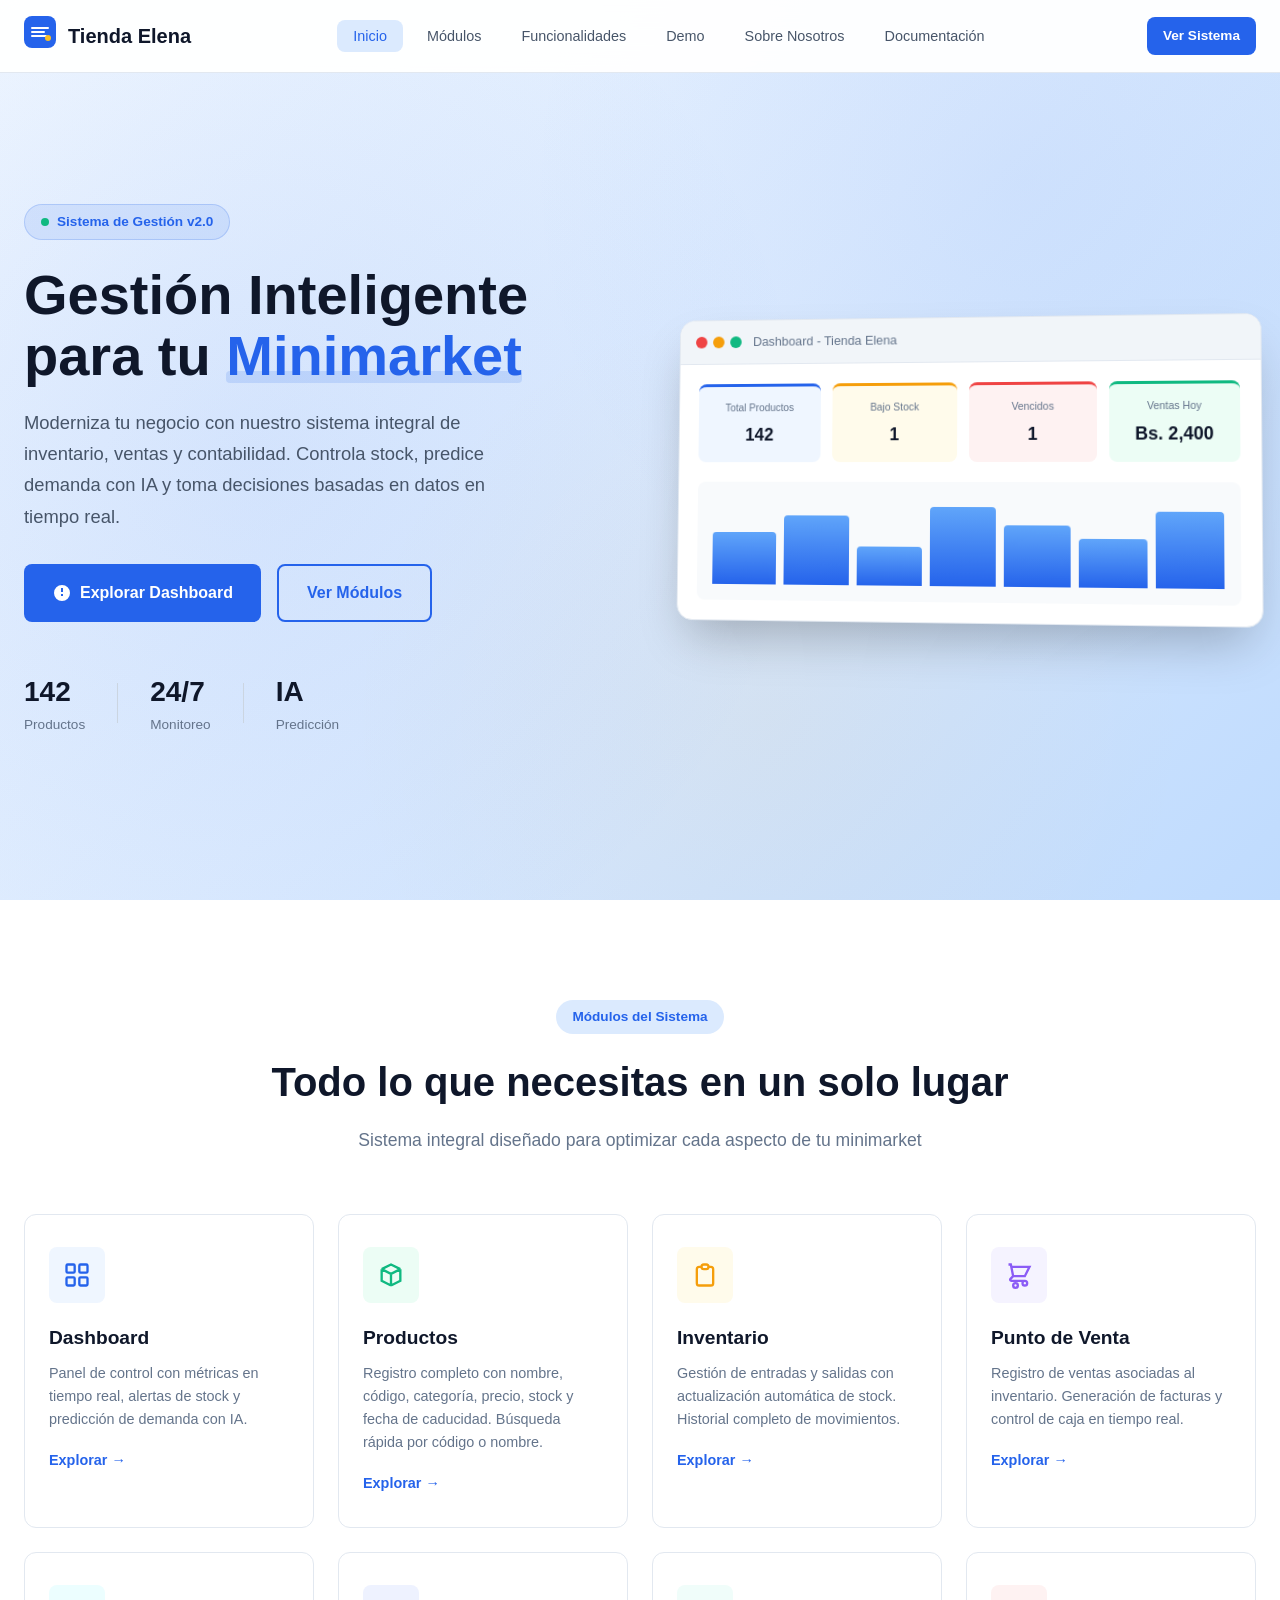
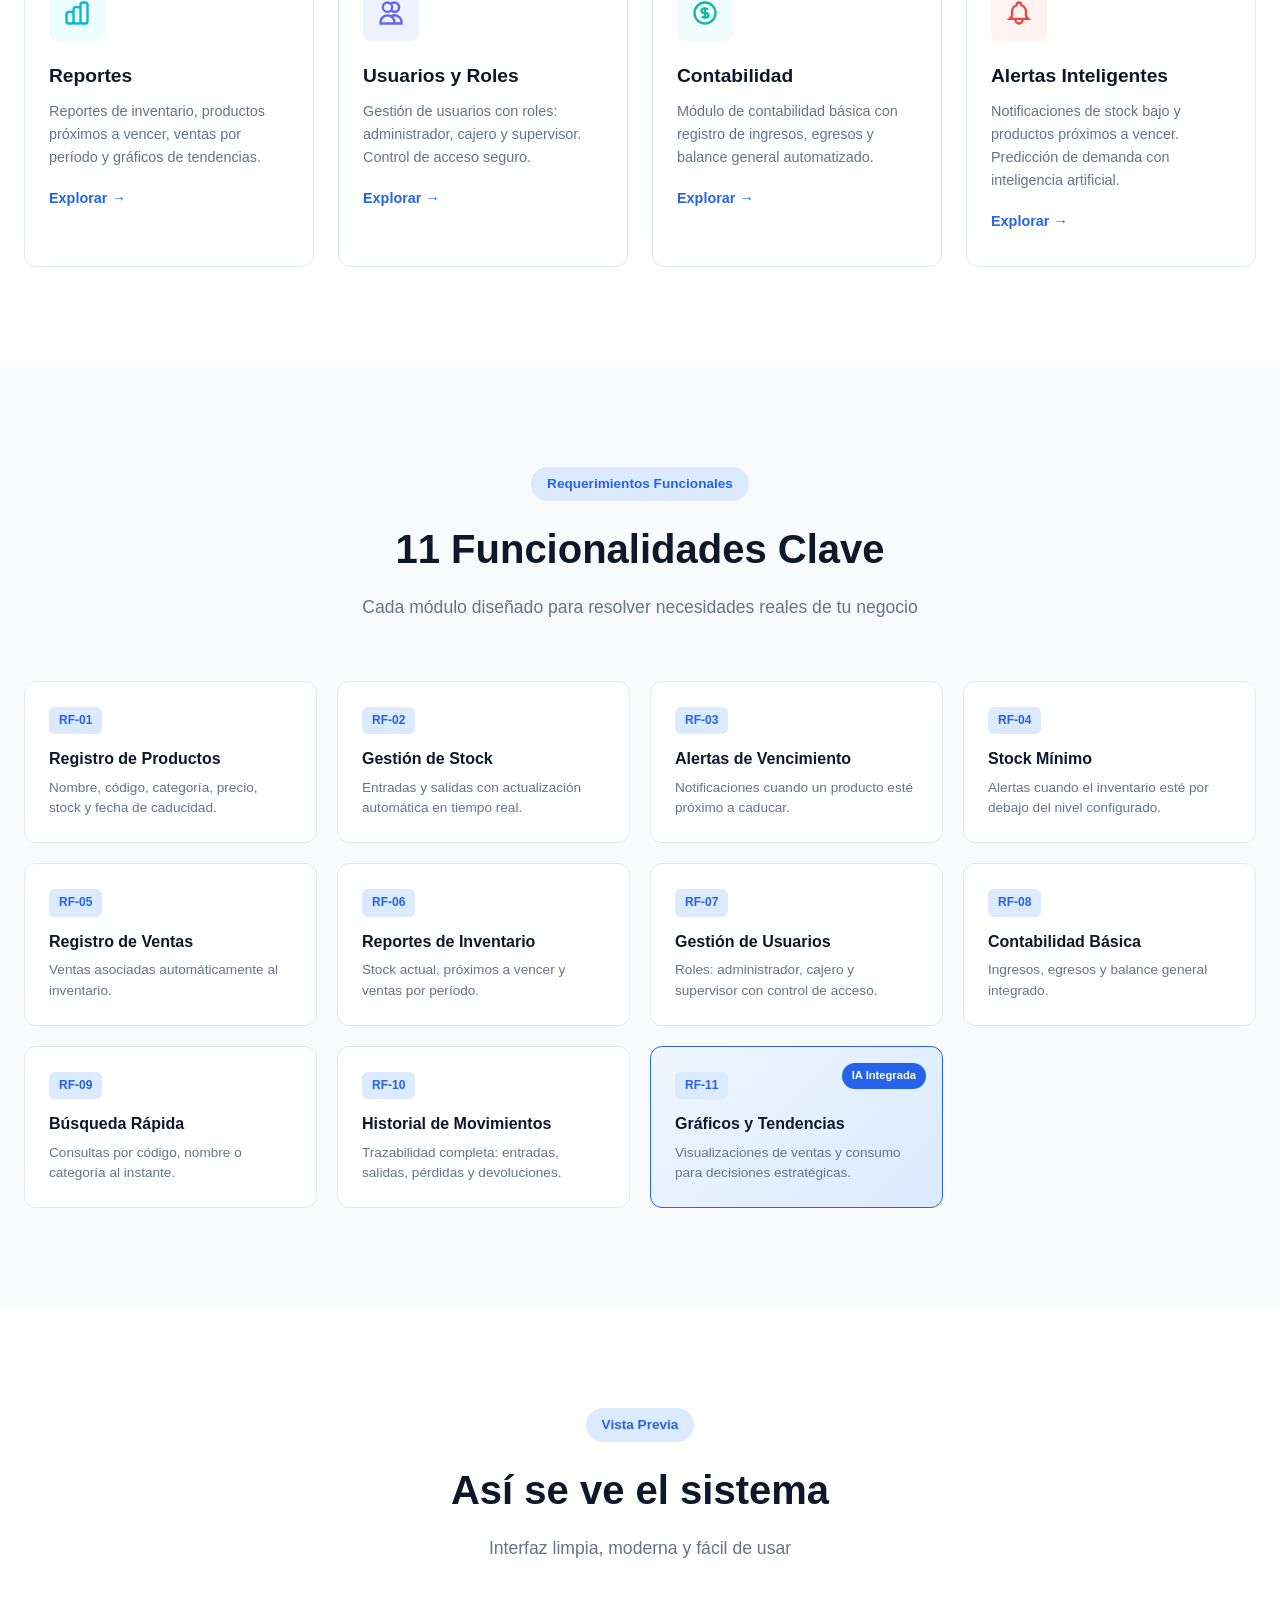
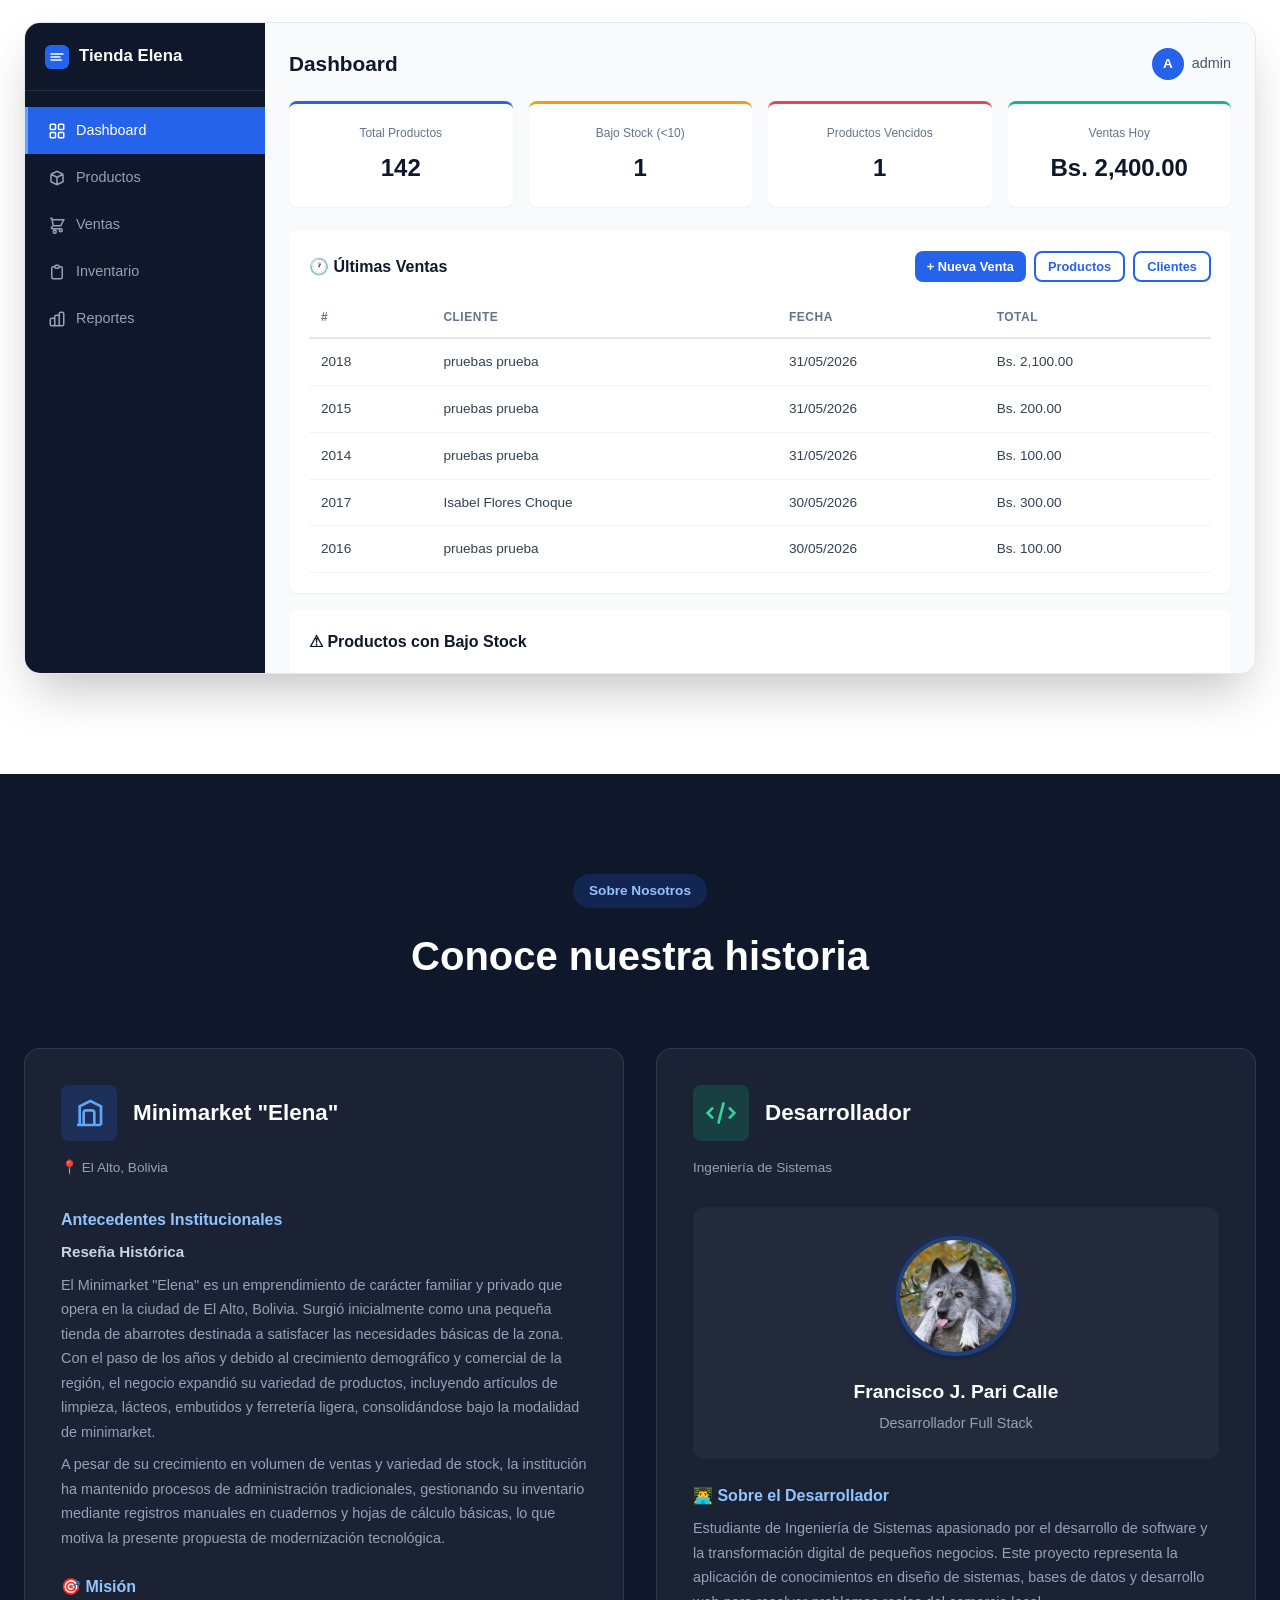
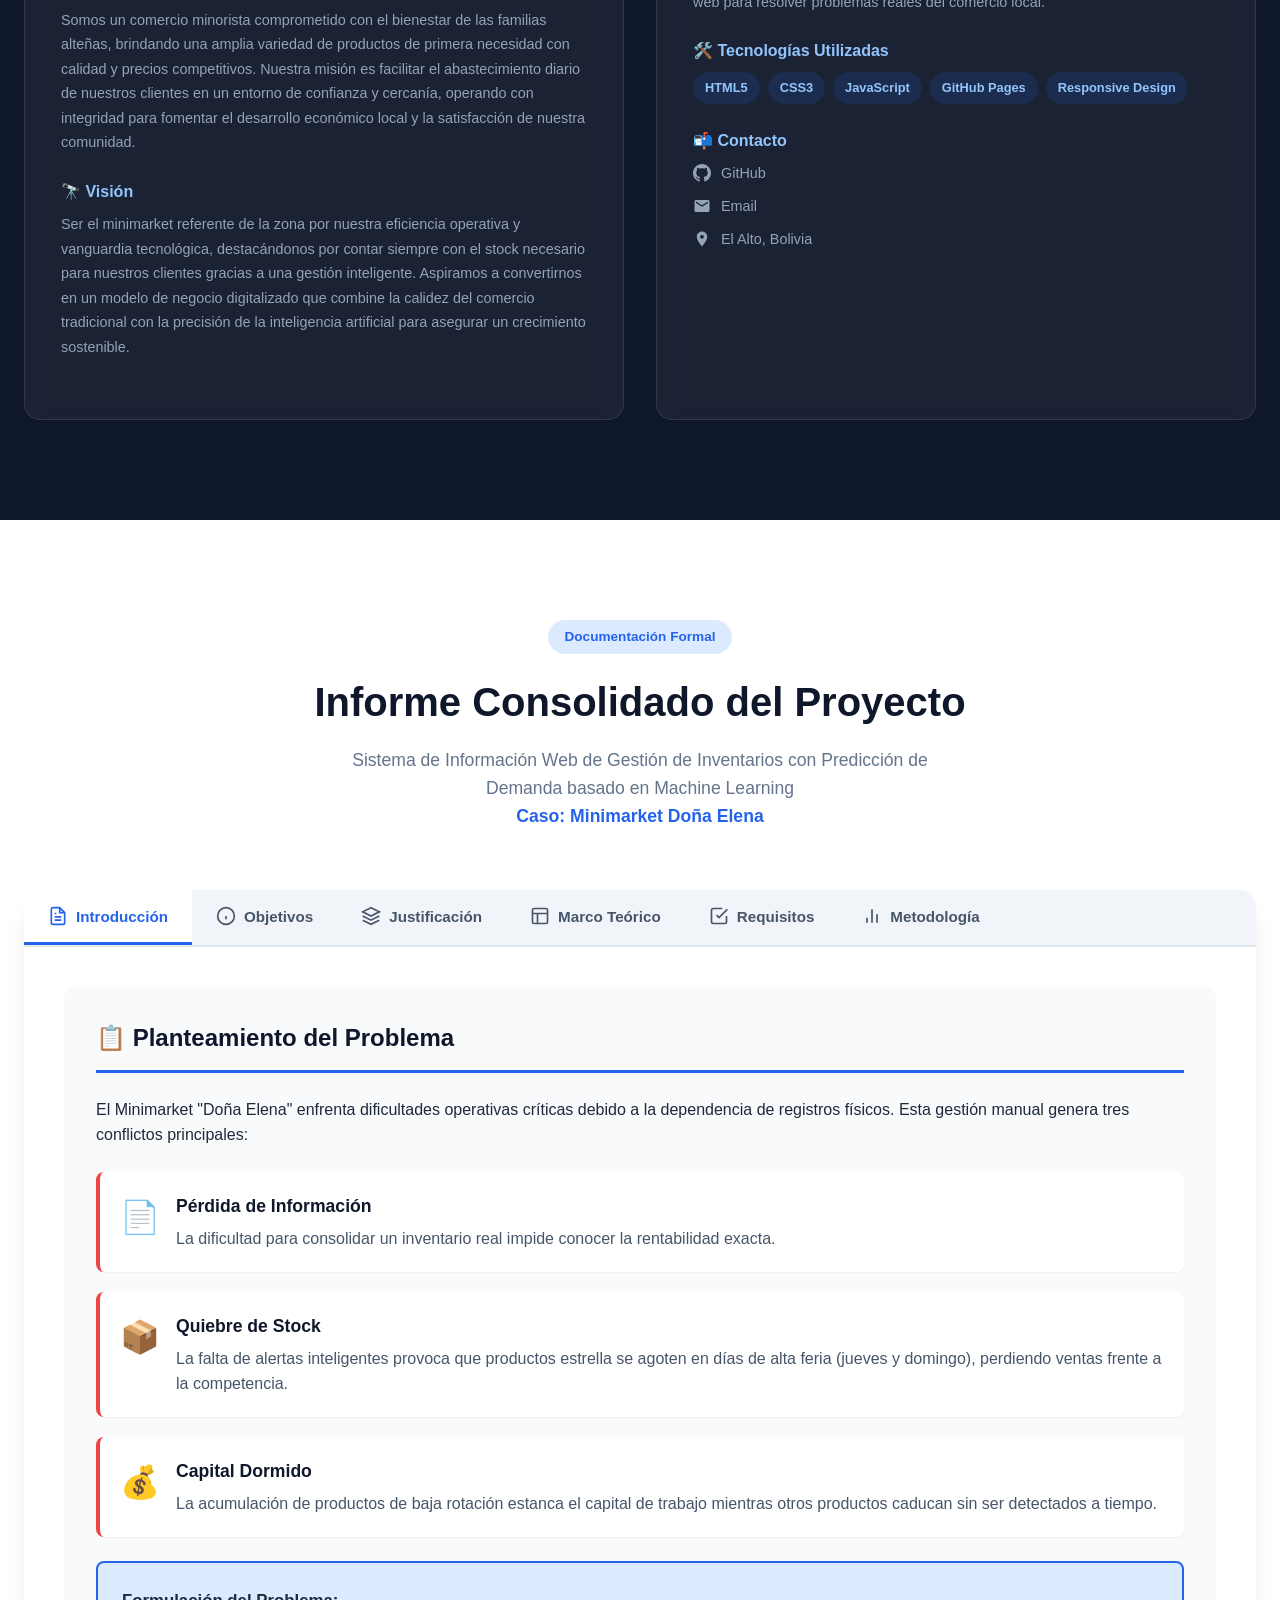
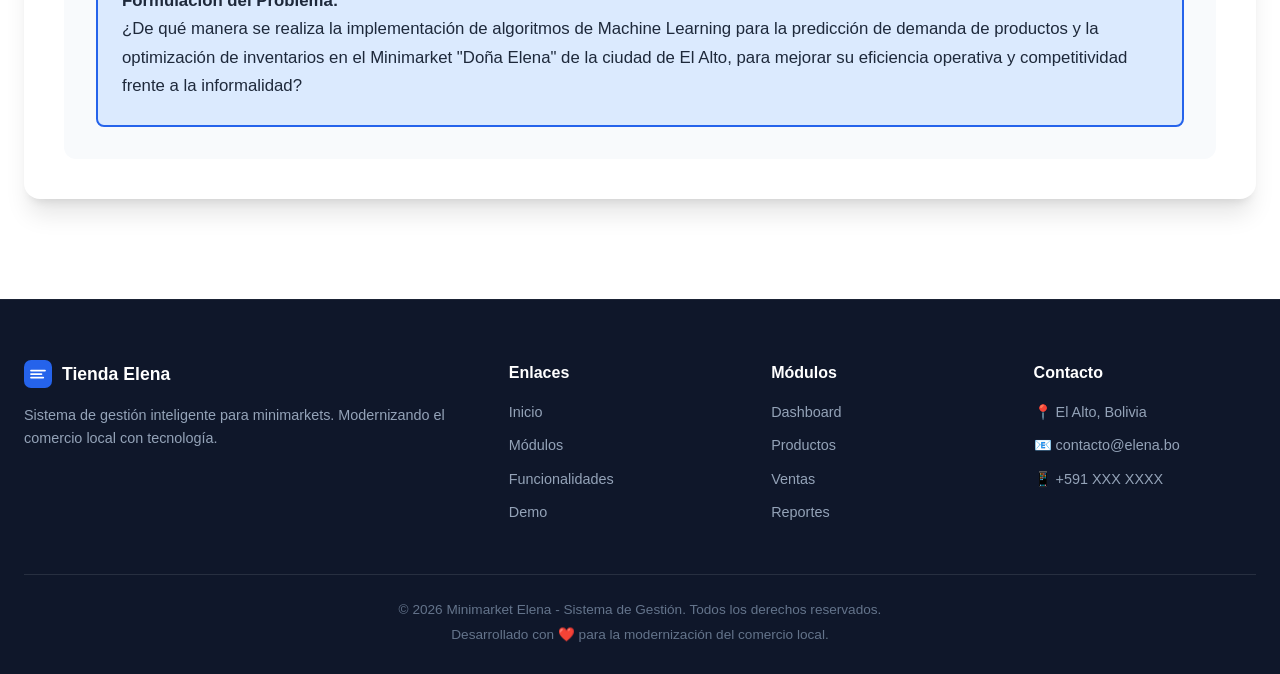
<file: index.html>
<!DOCTYPE html>
<html lang="es">

<head>
  <meta charset="UTF-8">
  <meta name="viewport" content="width=device-width, initial-scale=1.0">
  <title>Minimarket Elena - Sistema de Gestión Inteligente</title>
  <link rel="stylesheet" href="css/style.css">
  <link rel="icon" href="assets/images/logo.svg" type="image/svg+xml">
</head>

<body>
  <!-- Navbar -->
  <nav class="navbar" id="navbar">
    <div class="nav-container">
      <div class="nav-brand">
        <div class="nav-logo">
          <svg width="32" height="32" viewBox="0 0 32 32" fill="none">
            <rect width="32" height="32" rx="8" fill="#2563eb" />
            <path d="M8 12h16M8 16h12M8 20h14" stroke="white" stroke-width="2" stroke-linecap="round" />
            <circle cx="24" cy="22" r="3" fill="#fbbf24" />
          </svg>
        </div>
        <span class="nav-title">Tienda Elena</span>
      </div>
      <ul class="nav-menu" id="navMenu">
        <li><a href="#inicio" class="nav-link active">Inicio</a></li>
        <li><a href="#modulos" class="nav-link">Módulos</a></li>
        <li><a href="#funcionalidades" class="nav-link">Funcionalidades</a></li>
        <li><a href="#demo" class="nav-link">Demo</a></li>
        <li><a href="#sobre-nosotros" class="nav-link">Sobre Nosotros</a></li>
        <li><a href="#documentacion" class="nav-link">Documentación</a></li>
      </ul>
      <div class="nav-actions">
        <a href="pages/dashboard.html" class="btn btn-primary btn-sm">Ver Sistema</a>
        <button class="nav-toggle" id="navToggle">
          <span></span><span></span><span></span>
        </button>
      </div>
    </div>
  </nav>

  <!-- Hero Section -->
  <section class="hero" id="inicio">
    <div class="hero-bg-pattern"></div>
    <div class="hero-container">
      <div class="hero-content">
        <div class="hero-badge">
          <span class="badge-dot"></span>
          Sistema de Gestión v2.0
        </div>
        <h1 class="hero-title">
          Gestión Inteligente para tu
          <span class="hero-highlight">Minimarket</span>
        </h1>
        <p class="hero-subtitle">
          Moderniza tu negocio con nuestro sistema integral de inventario, ventas y contabilidad.
          Controla stock, predice demanda con IA y toma decisiones basadas en datos en tiempo real.
        </p>
        <div class="hero-buttons">
          <a href="pages/dashboard.html" class="btn btn-primary btn-lg">
            <svg width="20" height="20" viewBox="0 0 20 20" fill="currentColor">
              <path d="M10 2a8 8 0 100 16 8 8 0 000-16zm1 11H9v-2h2v2zm0-4H9V5h2v4z" />
            </svg>
            Explorar Dashboard
          </a>
          <a href="#modulos" class="btn btn-outline btn-lg">
            Ver Módulos
          </a>
        </div>
        <div class="hero-stats">
          <div class="stat-item">
            <span class="stat-number">142</span>
            <span class="stat-label">Productos</span>
          </div>
          <div class="stat-divider"></div>
          <div class="stat-item">
            <span class="stat-number">24/7</span>
            <span class="stat-label">Monitoreo</span>
          </div>
          <div class="stat-divider"></div>
          <div class="stat-item">
            <span class="stat-number">IA</span>
            <span class="stat-label">Predicción</span>
          </div>
        </div>
      </div>
      <div class="hero-visual">
        <div class="dashboard-preview">
          <div class="preview-header">
            <div class="preview-dots">
              <span class="dot red"></span>
              <span class="dot yellow"></span>
              <span class="dot green"></span>
            </div>
            <span class="preview-title">Dashboard - Tienda Elena</span>
          </div>
          <div class="preview-body">
            <div class="preview-cards">
              <div class="preview-card card-blue">
                <span class="pc-label">Total Productos</span>
                <span class="pc-value">142</span>
              </div>
              <div class="preview-card card-orange">
                <span class="pc-label">Bajo Stock</span>
                <span class="pc-value">1</span>
              </div>
              <div class="preview-card card-red">
                <span class="pc-label">Vencidos</span>
                <span class="pc-value">1</span>
              </div>
              <div class="preview-card card-green">
                <span class="pc-label">Ventas Hoy</span>
                <span class="pc-value">Bs. 2,400</span>
              </div>
            </div>
            <div class="preview-chart">
              <div class="chart-bars">
                <div class="bar" style="height:60%"></div>
                <div class="bar" style="height:80%"></div>
                <div class="bar" style="height:45%"></div>
                <div class="bar" style="height:90%"></div>
                <div class="bar" style="height:70%"></div>
                <div class="bar" style="height:55%"></div>
                <div class="bar" style="height:85%"></div>
              </div>
            </div>
          </div>
        </div>
      </div>
    </div>
  </section>

  <!-- Módulos Section -->
  <section class="section" id="modulos">
    <div class="container">
      <div class="section-header">
        <span class="section-tag">Módulos del Sistema</span>
        <h2 class="section-title">Todo lo que necesitas en un solo lugar</h2>
        <p class="section-subtitle">Sistema integral diseñado para optimizar cada aspecto de tu minimarket</p>
      </div>
      <div class="modules-grid">
        <div class="module-card" data-module="dashboard">
          <div class="module-icon icon-blue">
            <svg width="28" height="28" viewBox="0 0 24 24" fill="none" stroke="currentColor" stroke-width="2">
              <rect x="3" y="3" width="7" height="7" rx="1" />
              <rect x="14" y="3" width="7" height="7" rx="1" />
              <rect x="3" y="14" width="7" height="7" rx="1" />
              <rect x="14" y="14" width="7" height="7" rx="1" />
            </svg>
          </div>
          <h3 class="module-title">Dashboard</h3>
          <p class="module-desc">Panel de control con métricas en tiempo real, alertas de stock y predicción de demanda
            con IA.</p>
          <a href="pages/dashboard.html" class="module-link">Explorar →</a>
        </div>
        <div class="module-card" data-module="productos">
          <div class="module-icon icon-green">
            <svg width="28" height="28" viewBox="0 0 24 24" fill="none" stroke="currentColor" stroke-width="2">
              <path d="M20 7l-8-4-8 4m16 0l-8 4m8-4v10l-8 4m0-10L4 7m8 4v10M4 7v10l8 4" />
            </svg>
          </div>
          <h3 class="module-title">Productos</h3>
          <p class="module-desc">Registro completo con nombre, código, categoría, precio, stock y fecha de caducidad.
            Búsqueda rápida por código o nombre.</p>
          <a href="pages/productos.html" class="module-link">Explorar →</a>
        </div>
        <div class="module-card" data-module="inventario">
          <div class="module-icon icon-orange">
            <svg width="28" height="28" viewBox="0 0 24 24" fill="none" stroke="currentColor" stroke-width="2">
              <path
                d="M9 5H7a2 2 0 00-2 2v12a2 2 0 002 2h10a2 2 0 002-2V7a2 2 0 00-2-2h-2M9 5a2 2 0 002 2h2a2 2 0 002-2M9 5a2 2 0 012-2h2a2 2 0 012 2" />
            </svg>
          </div>
          <h3 class="module-title">Inventario</h3>
          <p class="module-desc">Gestión de entradas y salidas con actualización automática de stock. Historial completo
            de movimientos.</p>
          <a href="pages/inventario.html" class="module-link">Explorar →</a>
        </div>
        <div class="module-card" data-module="ventas">
          <div class="module-icon icon-purple">
            <svg width="28" height="28" viewBox="0 0 24 24" fill="none" stroke="currentColor" stroke-width="2">
              <path
                d="M3 3h2l.4 2M7 13h10l4-8H5.4M7 13L5.4 5M7 13l-2.293 2.293c-.63.63-.184 1.707.707 1.707H17m0 0a2 2 0 100 4 2 2 0 000-4zm-8 2a2 2 0 100 4 2 2 0 000-4z" />
            </svg>
          </div>
          <h3 class="module-title">Punto de Venta</h3>
          <p class="module-desc">Registro de ventas asociadas al inventario. Generación de facturas y control de caja en
            tiempo real.</p>
          <a href="pages/ventas.html" class="module-link">Explorar →</a>
        </div>
        <div class="module-card" data-module="reportes">
          <div class="module-icon icon-cyan">
            <svg width="28" height="28" viewBox="0 0 24 24" fill="none" stroke="currentColor" stroke-width="2">
              <path
                d="M9 19v-6a2 2 0 00-2-2H5a2 2 0 00-2 2v6a2 2 0 002 2h2a2 2 0 002-2zm0 0V9a2 2 0 012-2h2a2 2 0 012 2v10m-6 0a2 2 0 002 2h2a2 2 0 002-2m0 0V5a2 2 0 012-2h2a2 2 0 012 2v14a2 2 0 01-2 2h-2a2 2 0 01-2-2z" />
            </svg>
          </div>
          <h3 class="module-title">Reportes</h3>
          <p class="module-desc">Reportes de inventario, productos próximos a vencer, ventas por período y gráficos de
            tendencias.</p>
          <a href="pages/reportes.html" class="module-link">Explorar →</a>
        </div>
        <div class="module-card" data-module="usuarios">
          <div class="module-icon icon-indigo">
            <svg width="28" height="28" viewBox="0 0 24 24" fill="none" stroke="currentColor" stroke-width="2">
              <path
                d="M12 4.354a4 4 0 110 5.292M15 21H3v-1a6 6 0 0112 0v1zm0 0h6v-1a6 6 0 00-9-5.197M13 7a4 4 0 11-8 0 4 4 0 018 0z" />
            </svg>
          </div>
          <h3 class="module-title">Usuarios y Roles</h3>
          <p class="module-desc">Gestión de usuarios con roles: administrador, cajero y supervisor. Control de acceso
            seguro.</p>
          <a href="pages/usuarios.html" class="module-link">Explorar →</a>
        </div>
        <div class="module-card" data-module="contabilidad">
          <div class="module-icon icon-teal">
            <svg width="28" height="28" viewBox="0 0 24 24" fill="none" stroke="currentColor" stroke-width="2">
              <path
                d="M12 8c-1.657 0-3 .895-3 2s1.343 2 3 2 3 .895 3 2-1.343 2-3 2m0-8c1.11 0 2.08.402 2.599 1M12 8V7m0 1v8m0 0v1m0-1c-1.11 0-2.08-.402-2.599-1M21 12a9 9 0 11-18 0 9 9 0 0118 0z" />
            </svg>
          </div>
          <h3 class="module-title">Contabilidad</h3>
          <p class="module-desc">Módulo de contabilidad básica con registro de ingresos, egresos y balance general
            automatizado.</p>
          <a href="pages/contabilidad.html" class="module-link">Explorar →</a>
        </div>
        <div class="module-card" data-module="alertas">
          <div class="module-icon icon-red">
            <svg width="28" height="28" viewBox="0 0 24 24" fill="none" stroke="currentColor" stroke-width="2">
              <path
                d="M15 17h5l-1.405-1.405A2.032 2.032 0 0118 14.158V11a6.002 6.002 0 00-4-5.659V5a2 2 0 10-4 0v.341C7.67 6.165 6 8.388 6 11v3.159c0 .538-.214 1.055-.595 1.436L4 17h5m6 0v1a3 3 0 11-6 0v-1m6 0H9" />
            </svg>
          </div>
          <h3 class="module-title">Alertas Inteligentes</h3>
          <p class="module-desc">Notificaciones de stock bajo y productos próximos a vencer. Predicción de demanda con
            inteligencia artificial.</p>
          <a href="pages/dashboard.html" class="module-link">Explorar →</a>
        </div>
      </div>
    </div>
  </section>

  <!-- Funcionalidades / RF Section -->
  <section class="section section-alt" id="funcionalidades">
    <div class="container">
      <div class="section-header">
        <span class="section-tag">Requerimientos Funcionales</span>
        <h2 class="section-title">11 Funcionalidades Clave</h2>
        <p class="section-subtitle">Cada módulo diseñado para resolver necesidades reales de tu negocio</p>
      </div>
      <div class="rf-grid">
        <div class="rf-card">
          <div class="rf-number">RF-01</div>
          <h4>Registro de Productos</h4>
          <p>Nombre, código, categoría, precio, stock y fecha de caducidad.</p>
        </div>
        <div class="rf-card">
          <div class="rf-number">RF-02</div>
          <h4>Gestión de Stock</h4>
          <p>Entradas y salidas con actualización automática en tiempo real.</p>
        </div>
        <div class="rf-card">
          <div class="rf-number">RF-03</div>
          <h4>Alertas de Vencimiento</h4>
          <p>Notificaciones cuando un producto esté próximo a caducar.</p>
        </div>
        <div class="rf-card">
          <div class="rf-number">RF-04</div>
          <h4>Stock Mínimo</h4>
          <p>Alertas cuando el inventario esté por debajo del nivel configurado.</p>
        </div>
        <div class="rf-card">
          <div class="rf-number">RF-05</div>
          <h4>Registro de Ventas</h4>
          <p>Ventas asociadas automáticamente al inventario.</p>
        </div>
        <div class="rf-card">
          <div class="rf-number">RF-06</div>
          <h4>Reportes de Inventario</h4>
          <p>Stock actual, próximos a vencer y ventas por período.</p>
        </div>
        <div class="rf-card">
          <div class="rf-number">RF-07</div>
          <h4>Gestión de Usuarios</h4>
          <p>Roles: administrador, cajero y supervisor con control de acceso.</p>
        </div>
        <div class="rf-card">
          <div class="rf-number">RF-08</div>
          <h4>Contabilidad Básica</h4>
          <p>Ingresos, egresos y balance general integrado.</p>
        </div>
        <div class="rf-card">
          <div class="rf-number">RF-09</div>
          <h4>Búsqueda Rápida</h4>
          <p>Consultas por código, nombre o categoría al instante.</p>
        </div>
        <div class="rf-card">
          <div class="rf-number">RF-10</div>
          <h4>Historial de Movimientos</h4>
          <p>Trazabilidad completa: entradas, salidas, pérdidas y devoluciones.</p>
        </div>
        <div class="rf-card rf-card-featured">
          <div class="rf-number">RF-11</div>
          <h4>Gráficos y Tendencias</h4>
          <p>Visualizaciones de ventas y consumo para decisiones estratégicas.</p>
          <span class="rf-badge">IA Integrada</span>
        </div>
      </div>
    </div>
  </section>

  <!-- Demo Interactiva -->
  <section class="section" id="demo">
    <div class="container">
      <div class="section-header">
        <span class="section-tag">Vista Previa</span>
        <h2 class="section-title">Así se ve el sistema</h2>
        <p class="section-subtitle">Interfaz limpia, moderna y fácil de usar</p>
      </div>
      <div class="demo-container">
        <div class="demo-sidebar">
          <div class="demo-sidebar-brand">
            <svg width="24" height="24" viewBox="0 0 32 32" fill="none">
              <rect width="32" height="32" rx="8" fill="#2563eb" />
              <path d="M8 12h16M8 16h12M8 20h14" stroke="white" stroke-width="2" stroke-linecap="round" />
            </svg>
            <span>Tienda Elena</span>
          </div>
          <ul class="demo-sidebar-menu">
            <li class="active" data-tab="tab-dashboard">
              <svg width="18" height="18" viewBox="0 0 24 24" fill="none" stroke="currentColor" stroke-width="2">
                <rect x="3" y="3" width="7" height="7" rx="1" />
                <rect x="14" y="3" width="7" height="7" rx="1" />
                <rect x="3" y="14" width="7" height="7" rx="1" />
                <rect x="14" y="14" width="7" height="7" rx="1" />
              </svg>
              Dashboard
            </li>
            <li data-tab="tab-productos">
              <svg width="18" height="18" viewBox="0 0 24 24" fill="none" stroke="currentColor" stroke-width="2">
                <path d="M20 7l-8-4-8 4m16 0l-8 4m8-4v10l-8 4m0-10L4 7m8 4v10M4 7v10l8 4" />
              </svg>
              Productos
            </li>
            <li data-tab="tab-ventas">
              <svg width="18" height="18" viewBox="0 0 24 24" fill="none" stroke="currentColor" stroke-width="2">
                <path
                  d="M3 3h2l.4 2M7 13h10l4-8H5.4M7 13L5.4 5M7 13l-2.293 2.293c-.63.63-.184 1.707.707 1.707H17m0 0a2 2 0 100 4 2 2 0 000-4zm-8 2a2 2 0 100 4 2 2 0 000-4z" />
              </svg>
              Ventas
            </li>
            <li data-tab="tab-inventario">
              <svg width="18" height="18" viewBox="0 0 24 24" fill="none" stroke="currentColor" stroke-width="2">
                <path
                  d="M9 5H7a2 2 0 00-2 2v12a2 2 0 002 2h10a2 2 0 002-2V7a2 2 0 00-2-2h-2M9 5a2 2 0 002 2h2a2 2 0 002-2M9 5a2 2 0 012-2h2a2 2 0 012 2" />
              </svg>
              Inventario
            </li>
            <li data-tab="tab-reportes">
              <svg width="18" height="18" viewBox="0 0 24 24" fill="none" stroke="currentColor" stroke-width="2">
                <path
                  d="M9 19v-6a2 2 0 00-2-2H5a2 2 0 00-2 2v6a2 2 0 002 2h2a2 2 0 002-2zm0 0V9a2 2 0 012-2h2a2 2 0 012 2v10m-6 0a2 2 0 002 2h2a2 2 0 002-2m0 0V5a2 2 0 012-2h2a2 2 0 012 2v14a2 2 0 01-2 2h-2a2 2 0 01-2-2z" />
              </svg>
              Reportes
            </li>
          </ul>
        </div>
        <div class="demo-content">
          <!-- Tab Dashboard -->
          <div class="demo-tab active" id="tab-dashboard">
            <div class="demo-topbar">
              <h3>Dashboard</h3>
              <div class="demo-user">
                <span class="demo-user-avatar">A</span>
                <span>admin</span>
              </div>
            </div>
            <div class="demo-cards-row">
              <div class="demo-stat-card border-blue">
                <span class="dsc-label">Total Productos</span>
                <span class="dsc-value">142</span>
              </div>
              <div class="demo-stat-card border-orange">
                <span class="dsc-label">Bajo Stock (&lt;10)</span>
                <span class="dsc-value">1</span>
              </div>
              <div class="demo-stat-card border-red">
                <span class="dsc-label">Productos Vencidos</span>
                <span class="dsc-value">1</span>
              </div>
              <div class="demo-stat-card border-green">
                <span class="dsc-label">Ventas Hoy</span>
                <span class="dsc-value">Bs. 2,400.00</span>
              </div>
            </div>
            <div class="demo-table-section">
              <div class="demo-table-header">
                <h4>🕐 Últimas Ventas</h4>
                <div class="demo-table-actions">
                  <button class="btn btn-primary btn-xs">+ Nueva Venta</button>
                  <button class="btn btn-outline btn-xs">Productos</button>
                  <button class="btn btn-outline btn-xs">Clientes</button>
                </div>
              </div>
              <table class="demo-table">
                <thead>
                  <tr>
                    <th>#</th>
                    <th>Cliente</th>
                    <th>Fecha</th>
                    <th>Total</th>
                  </tr>
                </thead>
                <tbody>
                  <tr>
                    <td>2018</td>
                    <td>pruebas prueba</td>
                    <td>31/05/2026</td>
                    <td>Bs. 2,100.00</td>
                  </tr>
                  <tr>
                    <td>2015</td>
                    <td>pruebas prueba</td>
                    <td>31/05/2026</td>
                    <td>Bs. 200.00</td>
                  </tr>
                  <tr>
                    <td>2014</td>
                    <td>pruebas prueba</td>
                    <td>31/05/2026</td>
                    <td>Bs. 100.00</td>
                  </tr>
                  <tr>
                    <td>2017</td>
                    <td>Isabel Flores Choque</td>
                    <td>30/05/2026</td>
                    <td>Bs. 300.00</td>
                  </tr>
                  <tr>
                    <td>2016</td>
                    <td>pruebas prueba</td>
                    <td>30/05/2026</td>
                    <td>Bs. 100.00</td>
                  </tr>
                </tbody>
              </table>
            </div>
            <div class="demo-table-section">
              <div class="demo-table-header">
                <h4>⚠ Productos con Bajo Stock</h4>
              </div>
              <table class="demo-table">
                <thead>
                  <tr>
                    <th>Producto</th>
                    <th>SKU</th>
                    <th>Stock Actual</th>
                  </tr>
                </thead>
                <tbody>
                  <tr>
                    <td>Bolso de mano mujer</td>
                    <td><span class="sku-badge">PROD-0150</span></td>
                    <td class="text-danger"><strong>5</strong></td>
                  </tr>
                </tbody>
              </table>
            </div>
          </div>

          <!-- Tab Productos -->
          <div class="demo-tab" id="tab-productos">
            <div class="demo-topbar">
              <h3>Productos</h3>
              <div class="demo-user">
                <span class="demo-user-avatar">A</span>
                <span>admin</span>
              </div>
            </div>
            <div class="demo-toolbar">
              <input type="text" placeholder=" Buscar por código, nombre o categoría..." class="demo-search">
              <button class="btn btn-primary btn-sm">+ Nuevo Producto</button>
            </div>
            <table class="demo-table">
              <thead>
                <tr>
                  <th>Código</th>
                  <th>Nombre</th>
                  <th>Categoría</th>
                  <th>Precio</th>
                  <th>Stock</th>
                  <th>Vencimiento</th>
                  <th>Estado</th>
                </tr>
              </thead>
              <tbody>
                <tr>
                  <td>PROD-0001</td>
                  <td>Cafetera Delonghi</td>
                  <td>Electrodomésticos</td>
                  <td>Bs. 450.00</td>
                  <td>114</td>
                  <td>—</td>
                  <td><span class="status-badge status-ok">Disponible</span></td>
                </tr>
                <tr>
                  <td>PROD-0002</td>
                  <td>Drone para niños</td>
                  <td>Juguetes</td>
                  <td>Bs. 280.00</td>
                  <td>155</td>
                  <td>—</td>
                  <td><span class="status-badge status-ok">Disponible</span></td>
                </tr>
                <tr>
                  <td>PROD-0150</td>
                  <td>Bolso de mano mujer</td>
                  <td>Accesorios</td>
                  <td>Bs. 120.00</td>
                  <td>5</td>
                  <td>—</td>
                  <td><span class="status-badge status-low">Stock Bajo</span></td>
                </tr>
                <tr>
                  <td>PROD-0089</td>
                  <td>Leche entera 1L</td>
                  <td>Lácteos</td>
                  <td>Bs. 8.50</td>
                  <td>45</td>
                  <td>15/06/2026</td>
                  <td><span class="status-badge status-warning">Por Vencer</span></td>
                </tr>
                <tr>
                  <td>PROD-0201</td>
                  <td>Yogurt natural 500ml</td>
                  <td>Lácteos</td>
                  <td>Bs. 6.00</td>
                  <td>12</td>
                  <td>05/06/2026</td>
                  <td><span class="status-badge status-warning">Por Vencer</span></td>
                </tr>
                <tr>
                  <td>PROD-0045</td>
                  <td>Jabón en polvo 1kg</td>
                  <td>Limpieza</td>
                  <td>Bs. 15.00</td>
                  <td>80</td>
                  <td>—</td>
                  <td><span class="status-badge status-ok">Disponible</span></td>
                </tr>
              </tbody>
            </table>
          </div>

          <!-- Tab Ventas -->
          <div class="demo-tab" id="tab-ventas">
            <div class="demo-topbar">
              <h3>Punto de Venta</h3>
              <div class="demo-user">
                <span class="demo-user-avatar">C</span>
                <span>cajero01</span>
              </div>
            </div>
            <div class="pos-layout">
              <div class="pos-products">
                <h4>Productos</h4>
                <input type="text" placeholder="Escanear código o buscar..." class="demo-search">
                <div class="pos-product-list">
                  <div class="pos-item" onclick="addToCart(this)">
                    <span class="pos-item-name">Cafetera Delonghi</span>
                    <span class="pos-item-price">Bs. 450.00</span>
                  </div>
                  <div class="pos-item" onclick="addToCart(this)">
                    <span class="pos-item-name">Drone para niños</span>
                    <span class="pos-item-price">Bs. 280.00</span>
                  </div>
                  <div class="pos-item" onclick="addToCart(this)">
                    <span class="pos-item-name">Muñeca Barbie fashionista</span>
                    <span class="pos-item-price">Bs. 95.00</span>
                  </div>
                  <div class="pos-item" onclick="addToCart(this)">
                    <span class="pos-item-name">Lentes de sol polarizados</span>
                    <span class="pos-item-price">Bs. 65.00</span>
                  </div>
                  <div class="pos-item" onclick="addToCart(this)">
                    <span class="pos-item-name">Leche entera 1L</span>
                    <span class="pos-item-price">Bs. 8.50</span>
                  </div>
                  <div class="pos-item" onclick="addToCart(this)">
                    <span class="pos-item-name">Jabón en polvo 1kg</span>
                    <span class="pos-item-price">Bs. 15.00</span>
                  </div>
                </div>
              </div>
              <div class="pos-cart">
                <h4> Carrito de Venta</h4>
                <div class="pos-cart-items" id="cartItems">
                  <p class="pos-empty">Agrega productos al carrito</p>
                </div>
                <div class="pos-cart-total">
                  <div class="pos-total-row">
                    <span>Subtotal:</span>
                    <span id="cartSubtotal">Bs. 0.00</span>
                  </div>
                  <div class="pos-total-row pos-total-final">
                    <span>TOTAL:</span>
                    <span id="cartTotal">Bs. 0.00</span>
                  </div>
                </div>
                <button class="btn btn-primary btn-block" onclick="completeSale()">💰 Completar Venta</button>
              </div>
            </div>
          </div>

          <!-- Tab Inventario -->
          <div class="demo-tab" id="tab-inventario">
            <div class="demo-topbar">
              <h3>Gestión de Inventario</h3>
              <div class="demo-user">
                <span class="demo-user-avatar">A</span>
                <span>admin</span>
              </div>
            </div>
            <div class="demo-toolbar">
              <button class="btn btn-primary btn-sm"> Entrada de Mercancía</button>
              <button class="btn btn-outline btn-sm">📤 Salida de Mercancía</button>
              <button class="btn btn-outline btn-sm">📋 Historial</button>
            </div>
            <table class="demo-table">
              <thead>
                <tr>
                  <th>ID</th>
                  <th>Tipo</th>
                  <th>Producto</th>
                  <th>Cantidad</th>
                  <th>Fecha</th>
                  <th>Usuario</th>
                  <th>Motivo</th>
                </tr>
              </thead>
              <tbody>
                <tr>
                  <td>MV-001</td>
                  <td><span class="type-badge type-in"> Entrada</span></td>
                  <td>Cafetera Delonghi</td>
                  <td>+20</td>
                  <td>31/05/2026</td>
                  <td>admin</td>
                  <td>Compra proveedor</td>
                </tr>
                <tr>
                  <td>MV-002</td>
                  <td><span class="type-badge type-out"> Salida</span></td>
                  <td>Drone para niños</td>
                  <td>-5</td>
                  <td>31/05/2026</td>
                  <td>cajero01</td>
                  <td>Venta #2018</td>
                </tr>
                <tr>
                  <td>MV-003</td>
                  <td><span class="type-badge type-out">📤 Salida</span></td>
                  <td>Leche entera 1L</td>
                  <td>-10</td>
                  <td>30/05/2026</td>
                  <td>cajero01</td>
                  <td>Venta #2017</td>
                </tr>
                <tr>
                  <td>MV-004</td>
                  <td><span class="type-badge type-loss"> Pérdida</span></td>
                  <td>Yogurt natural 500ml</td>
                  <td>-3</td>
                  <td>29/05/2026</td>
                  <td>admin</td>
                  <td>Vencido</td>
                </tr>
                <tr>
                  <td>MV-005</td>
                  <td><span class="type-badge type-return">↩ Devolución</span></td>
                  <td>Jabón en polvo 1kg</td>
                  <td>+2</td>
                  <td>28/05/2026</td>
                  <td>supervisor</td>
                  <td>Devolución cliente</td>
                </tr>
              </tbody>
            </table>
          </div>

          <!-- Tab Reportes -->
          <div class="demo-tab" id="tab-reportes">
            <div class="demo-topbar">
              <h3>Reportes y Analíticas</h3>
              <div class="demo-user">
                <span class="demo-user-avatar">S</span>
                <span>supervisor</span>
              </div>
            </div>
            <div class="reports-grid">
              <div class="report-card">
                <h4>📊 Ventas por Período</h4>
                <div class="mini-chart">
                  <div class="mini-bar" style="height:40%"></div>
                  <div class="mini-bar" style="height:65%"></div>
                  <div class="mini-bar" style="height:50%"></div>
                  <div class="mini-bar" style="height:80%"></div>
                  <div class="mini-bar" style="height:70%"></div>
                  <div class="mini-bar" style="height:90%"></div>
                  <div class="mini-bar" style="height:75%"></div>
                </div>
                <p class="report-summary">Total: <strong>Bs. 18,450.00</strong> esta semana</p>
              </div>
              <div class="report-card">
                <h4>📦 Productos en Stock</h4>
                <div class="report-stat-big">142</div>
                <p class="report-summary">138 disponibles · 4 bajo stock</p>
              </div>
              <div class="report-card">
                <h4> Próximos a Vencer</h4>
                <div class="report-stat-big text-warning">7</div>
                <p class="report-summary">Productos con vencimiento en &lt; 30 días</p>
              </div>
              <div class="report-card">
                <h4>🤖 Predicción IA - Semana 23</h4>
                <table class="mini-table">
                  <tr>
                    <td>Cafetera Delonghi</td>
                    <td>Demanda: 4.00</td>
                    <td><span class="status-badge status-ok">Stock Seguro</span></td>
                  </tr>
                  <tr>
                    <td>Drone para niños</td>
                    <td>Demanda: 3.75</td>
                    <td><span class="status-badge status-ok">Stock Seguro</span></td>
                  </tr>
                  <tr>
                    <td>Muñeca Barbie</td>
                    <td>Demanda: 3.75</td>
                    <td><span class="status-badge status-ok">Stock Seguro</span></td>
                  </tr>
                </table>
              </div>
            </div>
          </div>
        </div>
      </div>
    </div>
  </section>

  <!-- Sobre Nosotros -->
  <section class="section section-dark" id="sobre-nosotros">
    <div class="container">
      <div class="section-header">
        <span class="section-tag section-tag-light">Sobre Nosotros</span>
        <h2 class="section-title text-white">Conoce nuestra historia</h2>
      </div>
      <div class="about-grid">
        <!-- Info Empresa -->
        <div class="about-card about-company">
          <div class="about-card-header">
            <div class="about-icon">
              <svg width="32" height="32" viewBox="0 0 24 24" fill="none" stroke="currentColor" stroke-width="2">
                <path d="M3 21h18M5 21V7l8-4 8 4v14M8 21v-9a2 2 0 012-2h4a2 2 0 012 2v9" />
              </svg>
            </div>
            <h3>Minimarket "Elena"</h3>
            <span class="about-location">📍 El Alto, Bolivia</span>
          </div>

          <div class="about-section">
            <h4> Antecedentes Institucionales</h4>
            <h5>Reseña Histórica</h5>
            <p>El Minimarket "Elena" es un emprendimiento de carácter familiar y privado que opera en la ciudad de
              El Alto, Bolivia. Surgió inicialmente como una pequeña tienda de abarrotes destinada a satisfacer las
              necesidades básicas de la zona. Con el paso de los años y debido al crecimiento demográfico y comercial de
              la región, el negocio expandió su variedad de productos, incluyendo artículos de limpieza, lácteos,
              embutidos y ferretería ligera, consolidándose bajo la modalidad de minimarket.</p>
            <p>A pesar de su crecimiento en volumen de ventas y variedad de stock, la institución ha mantenido procesos
              de administración tradicionales, gestionando su inventario mediante registros manuales en cuadernos y
              hojas de cálculo básicas, lo que motiva la presente propuesta de modernización tecnológica.</p>
          </div>

          <div class="about-section">
            <h4>🎯 Misión</h4>
            <p>Somos un comercio minorista comprometido con el bienestar de las familias alteñas, brindando una amplia
              variedad de productos de primera necesidad con calidad y precios competitivos. Nuestra misión es facilitar
              el abastecimiento diario de nuestros clientes en un entorno de confianza y cercanía, operando con
              integridad para fomentar el desarrollo económico local y la satisfacción de nuestra comunidad.</p>
          </div>

          <div class="about-section">
            <h4>🔭 Visión</h4>
            <p>Ser el minimarket referente de la zona por nuestra eficiencia operativa y vanguardia tecnológica,
              destacándonos por contar siempre con el stock necesario para nuestros clientes gracias a una gestión
              inteligente. Aspiramos a convertirnos en un modelo de negocio digitalizado que combine la calidez del
              comercio tradicional con la precisión de la inteligencia artificial para asegurar un crecimiento
              sostenible.</p>
          </div>
        </div>

        <!-- Info Desarrollador -->
        <div class="about-card about-developer">
          <div class="about-card-header">
            <div class="about-icon developer-icon">
              <svg width="32" height="32" viewBox="0 0 24 24" fill="none" stroke="currentColor" stroke-width="2">
                <path d="M10 20l4-16m4 4l4 4-4 4M6 16l-4-4 4-4" />
              </svg>
            </div>
            <h3>Desarrollador</h3>
            <span class="about-role">Ingeniería de Sistemas</span>
          </div>
          <div class="developer-profile">
            <div class="developer-avatar">
                <img src="assets/images/Perfil.jpg" alt="Foto del desarrollador" class="developer-photo">
            </div>
            <h4 class="developer-name">Francisco J. Pari Calle</h4>
            <p class="developer-title">Desarrollador Full Stack</p>
          </div>

          <div class="about-section">
            <h4>👨‍💻 Sobre el Desarrollador</h4>
            <p>Estudiante de Ingeniería de Sistemas apasionado por el desarrollo de software y la transformación digital
              de pequeños negocios. Este proyecto representa la aplicación de conocimientos en diseño de sistemas, bases
              de datos y desarrollo web para resolver problemas reales del comercio local.</p>
          </div>

          <div class="about-section">
            <h4>🛠️ Tecnologías Utilizadas</h4>
            <div class="tech-stack">
              <span class="tech-badge">HTML5</span>
              <span class="tech-badge">CSS3</span>
              <span class="tech-badge">JavaScript</span>
              <span class="tech-badge">GitHub Pages</span>
              <span class="tech-badge">Responsive Design</span>
            </div>
          </div>

          <div class="about-section">
            <h4>📬 Contacto</h4>
            <div class="contact-links">
              <a href="#" class="contact-link">
                <svg width="18" height="18" viewBox="0 0 24 24" fill="currentColor">
                  <path
                    d="M12 0c-6.626 0-12 5.373-12 12 0 5.302 3.438 9.8 8.207 11.387.599.111.793-.261.793-.577v-2.234c-3.338.726-4.033-1.416-4.033-1.416-.546-1.387-1.333-1.756-1.333-1.756-1.089-.745.083-.729.083-.729 1.205.084 1.839 1.237 1.839 1.237 1.07 1.834 2.807 1.304 3.492.997.107-.775.418-1.305.762-1.604-2.665-.305-5.467-1.334-5.467-5.931 0-1.311.469-2.381 1.236-3.221-.124-.303-.535-1.524.117-3.176 0 0 1.008-.322 3.301 1.23.957-.266 1.983-.399 3.003-.404 1.02.005 2.047.138 3.006.404 2.291-1.552 3.297-1.23 3.297-1.23.653 1.653.242 2.874.118 3.176.77.84 1.235 1.911 1.235 3.221 0 4.609-2.807 5.624-5.479 5.921.43.372.823 1.102.823 2.222v3.293c0 .319.192.694.801.576 4.765-1.589 8.199-6.086 8.199-11.386 0-6.627-5.373-12-12-12z" />
                </svg>
                GitHub
              </a>
              <a href="#" class="contact-link">
                <svg width="18" height="18" viewBox="0 0 24 24" fill="currentColor">
                  <path
                    d="M20 4H4c-1.1 0-1.99.9-1.99 2L2 18c0 1.1.9 2 2 2h16c1.1 0 2-.9 2-2V6c0-1.1-.9-2-2-2zm0 4l-8 5-8-5V6l8 5 8-5v2z" />
                </svg>
                Email
              </a>
              <a href="#" class="contact-link">
                <svg width="18" height="18" viewBox="0 0 24 24" fill="currentColor">
                  <path
                    d="M12 2C8.13 2 5 5.13 5 9c0 5.25 7 13 7 13s7-7.75 7-13c0-3.87-3.13-7-7-7zm0 9.5c-1.38 0-2.5-1.12-2.5-2.5s1.12-2.5 2.5-2.5 2.5 1.12 2.5 2.5-1.12 2.5-2.5 2.5z" />
                </svg>
                El Alto, Bolivia
              </a>
            </div>
          </div>
        </div>
      </div>
    </div>
  </section>

  <!-- Documentación Section -->
<section class="section" id="documentacion">
    <div class="container">
        <div class="section-header">
            <span class="section-tag">Documentación Formal</span>
            <h2 class="section-title">Informe Consolidado del Proyecto</h2>
            <p class="section-subtitle">Sistema de Información Web de Gestión de Inventarios con Predicción de Demanda basado en Machine Learning</p>
            <p class="section-subtitle" style="font-weight: 600; color: var(--primary);">Caso: Minimarket Doña Elena</p>
        </div>

        <!-- Tabs Navigation -->
        <div class="docs-tabs-container">
            <div class="docs-tabs-nav">
                <button class="docs-tab-btn active" data-tab="intro">
                    <svg width="20" height="20" viewBox="0 0 24 24" fill="none" stroke="currentColor" stroke-width="2">
                        <path d="M14 2H6a2 2 0 00-2 2v16a2 2 0 002 2h12a2 2 0 002-2V8z"/>
                        <polyline points="14 2 14 8 20 8"/>
                        <line x1="16" y1="13" x2="8" y2="13"/>
                        <line x1="16" y1="17" x2="8" y2="17"/>
                        <polyline points="10 9 9 9 8 9"/>
                    </svg>
                    Introducción
                </button>
                <button class="docs-tab-btn" data-tab="objetivos">
                    <svg width="20" height="20" viewBox="0 0 24 24" fill="none" stroke="currentColor" stroke-width="2">
                        <circle cx="12" cy="12" r="10"/>
                        <line x1="12" y1="16" x2="12" y2="12"/>
                        <line x1="12" y1="8" x2="12.01" y2="8"/>
                    </svg>
                    Objetivos
                </button>
                <button class="docs-tab-btn" data-tab="justificacion">
                    <svg width="20" height="20" viewBox="0 0 24 24" fill="none" stroke="currentColor" stroke-width="2">
                        <path d="M12 2L2 7l10 5 10-5-10-5z"/>
                        <path d="M2 17l10 5 10-5"/>
                        <path d="M2 12l10 5 10-5"/>
                    </svg>
                    Justificación
                </button>
                <button class="docs-tab-btn" data-tab="marco">
                    <svg width="20" height="20" viewBox="0 0 24 24" fill="none" stroke="currentColor" stroke-width="2">
                        <rect x="3" y="3" width="18" height="18" rx="2" ry="2"/>
                        <line x1="3" y1="9" x2="21" y2="9"/>
                        <line x1="9" y1="21" x2="9" y2="9"/>
                    </svg>
                    Marco Teórico
                </button>
                <button class="docs-tab-btn" data-tab="requisitos">
                    <svg width="20" height="20" viewBox="0 0 24 24" fill="none" stroke="currentColor" stroke-width="2">
                        <path d="M9 11l3 3L22 4"/>
                        <path d="M21 12v7a2 2 0 01-2 2H5a2 2 0 01-2-2V5a2 2 0 012-2h11"/>
                    </svg>
                    Requisitos
                </button>
                <button class="docs-tab-btn" data-tab="metodologia">
                    <svg width="20" height="20" viewBox="0 0 24 24" fill="none" stroke="currentColor" stroke-width="2">
                        <line x1="18" y1="20" x2="18" y2="10"/>
                        <line x1="12" y1="20" x2="12" y2="4"/>
                        <line x1="6" y1="20" x2="6" y2="14"/>
                    </svg>
                    Metodología
                </button>
            </div>

            <!-- Tabs Content -->
            <div class="docs-tabs-content">
                <!-- Tab: Introducción -->
                <div class="docs-tab-panel active" id="intro">
                    <div class="docs-card">
                        <h3>📋 Planteamiento del Problema</h3>
                        <p>El Minimarket "Doña Elena" enfrenta dificultades operativas críticas debido a la dependencia de registros físicos. Esta gestión manual genera tres conflictos principales:</p>
                        
                        <div class="problem-list">
                            <div class="problem-item">
                                <span class="problem-icon">📄</span>
                                <div>
                                    <h4>Pérdida de Información</h4>
                                    <p>La dificultad para consolidar un inventario real impide conocer la rentabilidad exacta.</p>
                                </div>
                            </div>
                            <div class="problem-item">
                                <span class="problem-icon">📦</span>
                                <div>
                                    <h4>Quiebre de Stock</h4>
                                    <p>La falta de alertas inteligentes provoca que productos estrella se agoten en días de alta feria (jueves y domingo), perdiendo ventas frente a la competencia.</p>
                                </div>
                            </div>
                            <div class="problem-item">
                                <span class="problem-icon">💰</span>
                                <div>
                                    <h4>Capital Dormido</h4>
                                    <p>La acumulación de productos de baja rotación estanca el capital de trabajo mientras otros productos caducan sin ser detectados a tiempo.</p>
                                </div>
                            </div>
                        </div>

                        <div class="question-box">
                            <strong>Formulación del Problema:</strong><br>
                            ¿De qué manera se realiza la implementación de algoritmos de Machine Learning para la predicción de demanda de productos y la optimización de inventarios en el Minimarket "Doña Elena" de la ciudad de El Alto, para mejorar su eficiencia operativa y competitividad frente a la informalidad?
                        </div>
                    </div>
                </div>

                <!-- Tab: Objetivos -->
                <div class="docs-tab-panel" id="objetivos">
                    <div class="docs-card">
                        <h3>🎯 Objetivo General</h3>
                        <div class="objective-main">
                            <p>Desarrollar un sistema web de administración integrado con modelos de Inteligencia Artificial para la gestión inteligente de inventarios y ventas en el Minimarket Doña Elena.</p>
                        </div>

                        <h3>📌 Objetivos Específicos</h3>
                        <div class="objectives-grid">
                            <div class="objective-item">
                                <span class="obj-number">01</span>
                                <p>Digitalizar y centralizar los registros de ventas, compras y proveedores en una base de datos segura y estructurada.</p>
                            </div>
                            <div class="objective-item">
                                <span class="obj-number">02</span>
                                <p>Desarrollar una interfaz web intuitiva adaptada al flujo de trabajo del comerciante minorista en El Alto.</p>
                            </div>
                            <div class="objective-item">
                                <span class="obj-number">03</span>
                                <p>Entrenar e implementar modelos de Machine Learning (series de tiempo y regresión) para la predicción de la demanda futura basada en el historial de ventas.</p>
                            </div>
                            <div class="objective-item">
                                <span class="obj-number">04</span>
                                <p>Generar alertas inteligentes de reabastecimiento y reportes analíticos para optimizar el uso del capital y reducir mermas.</p>
                            </div>
                            <div class="objective-item">
                                <span class="obj-number">05</span>
                                <p>Evaluar el rendimiento del sistema mediante métricas de precisión del modelo para garantizar su utilidad en el entorno real del negocio.</p>
                            </div>
                        </div>
                    </div>
                </div>

                <!-- Tab: Justificación -->
                <div class="docs-tab-panel" id="justificacion">
                    <div class="justification-grid">
                        <div class="justification-card">
                            <div class="just-icon">⚙️</div>
                            <h4>Técnica</h4>
                            <p>La implementación de algoritmos de Inteligencia Artificial centrados en el análisis de series de tiempo y modelos de regresión permite la detección automática de patrones de consumo y tendencias de venta que resultan invisibles bajo los métodos de registro manual.</p>
                            <p>La arquitectura tecnológica integra un motor de Machine Learning desarrollado en Python con una interfaz web moderna, utilizando PostgreSQL como gestor de base de datos.</p>
                        </div>

                        <div class="justification-card">
                            <div class="just-icon">👥</div>
                            <h4>Social</h4>
                            <p>El sistema automatiza las tareas repetitivas de registro y control, permitiendo a los administradores tomar decisiones informadas con base en datos reales.</p>
                            <p>De manera indirecta, la comunidad circundante se beneficia al contar con un comercio más eficiente que asegura la disponibilidad de productos de primera necesidad.</p>
                        </div>

                        <div class="justification-card">
                            <div class="just-icon">💵</div>
                            <h4>Económica</h4>
                            <p>La automatización de pedidos y la predicción de demanda permiten reducir drásticamente las mermas económicas por productos vencidos y evitar el sobrestock de artículos de baja rotación.</p>
                            <p>La inversión tecnológica se optimiza al utilizar software libre y de código abierto, eliminando gastos por licencias.</p>
                        </div>

                        <div class="justification-card">
                            <div class="just-icon">🎓</div>
                            <h4>Académica</h4>
                            <p>El proyecto constituye un caso de estudio aplicado sobre la integración de Machine Learning en sistemas de gestión comercial para el contexto boliviano.</p>
                            <p>Aporta evidencia empírica sobre la viabilidad técnica y económica de estas soluciones en entornos con limitaciones de infraestructura.</p>
                        </div>
                    </div>
                </div>

                <!-- Tab: Marco Teórico -->
                <div class="docs-tab-panel" id="marco">
                    <div class="docs-card">
                        <h3>📚 Definiciones Enfocadas al Sistema</h3>
                        
                        <div class="theory-item">
                            <h4>Arquitectura Cliente-Servidor</h4>
                            <p>Modelo de diseño de software en el que las tareas y responsabilidades del sistema se distribuyen entre proveedores de recursos o servicios (servidores) y los solicitantes de dichos recursos (clientes). El servidor aloja la lógica de negocio desarrollada en PHP y el motor de Machine Learning en Python.</p>
                        </div>

                        <div class="theory-item">
                            <h4>Protocolo HTTP</h4>
                            <p>Hypertext Transfer Protocol permite la transferencia de información en la World Wide Web. El sistema utiliza HTTP para la comunicación entre el navegador del cliente y el servidor web Apache, facilitando el intercambio de datos en formato JSON y HTML.</p>
                        </div>

                        <div class="theory-item">
                            <h4>JSON (JavaScript Object Notation)</h4>
                            <p>Formato ligero de intercambio de datos, fácil de leer y escribir para humanos y fácil de interpretar y generar para máquinas. Se utiliza para la comunicación entre la interfaz web y el motor de Machine Learning a través de una API REST.</p>
                        </div>

                        <div class="theory-item">
                            <h4>Machine Learning para Predicción de Demanda</h4>
                            <p>Rama de la Inteligencia Artificial que desarrolla algoritmos capaces de aprender patrones a partir de datos históricos y generar predicciones. Para el sistema se emplean modelos de series de tiempo (ARIMA y Prophet) y regresión, que permiten pronosticar la demanda futura basada en el historial de ventas.</p>
                        </div>
                    </div>
                </div>

                <!-- Tab: Requisitos -->
                <div class="docs-tab-panel" id="requisitos">
                    <div class="docs-card">
                        <h3>✅ Requisitos Funcionales</h3>
                        <div class="requirements-list">
                            <div class="req-item">
                                <span class="req-badge">RF-01</span>
                                <p>Gestionar el catálogo de productos (CRUD: creación, lectura, actualización, baja lógica).</p>
                                <span class="req-module">Módulo: Inventario</span>
                            </div>
                            <div class="req-item">
                                <span class="req-badge">RF-02</span>
                                <p>Procesar ventas mediante una interfaz POS, descontando stock automáticamente.</p>
                                <span class="req-module">Módulo: Ventas</span>
                            </div>
                            <div class="req-item">
                                <span class="req-badge">RF-03</span>
                                <p>Calcular y mostrar la predicción de demanda mediante el motor de IA.</p>
                                <span class="req-module">Módulo: Inteligencia Artificial</span>
                            </div>
                            <div class="req-item">
                                <span class="req-badge">RF-04</span>
                                <p>Alertar sobre productos con stock bajo o próximos a vencer.</p>
                                <span class="req-module">Módulo: Inventario</span>
                            </div>
                            <div class="req-item">
                                <span class="req-badge">RF-05</span>
                                <p>Permitir el registro de movimientos financieros (Ingresos/Egresos).</p>
                                <span class="req-module">Módulo: Contabilidad</span>
                            </div>
                            <div class="req-item">
                                <span class="req-badge">RF-06</span>
                                <p>Generar reportes de ventas y stock en formato PDF/Excel.</p>
                                <span class="req-module">Módulo: Reportes</span>
                            </div>
                            <div class="req-item">
                                <span class="req-badge">RF-07</span>
                                <p>Implementar control de acceso basado en roles (Administrador/Cajero).</p>
                                <span class="req-module">Módulo: Seguridad</span>
                            </div>
                        </div>

                        <h3 style="margin-top: 32px;">🔧 Requisitos No Funcionales</h3>
                        <div class="requirements-list">
                            <div class="req-item">
                                <span class="req-badge rnf">RNF-01</span>
                                <p>El sistema debe responder en menos de 2 segundos en consultas de inventario.</p>
                                <span class="req-module">Categoría: Rendimiento</span>
                            </div>
                            <div class="req-item">
                                <span class="req-badge rnf">RNF-02</span>
                                <p>El sistema debe ser operable localmente sobre Linux Mint XFCE con recursos limitados.</p>
                                <span class="req-module">Categoría: Portabilidad</span>
                            </div>
                            <div class="req-item">
                                <span class="req-badge rnf">RNF-03</span>
                                <p>La base de datos debe garantizar la integridad de las transacciones mediante lógica ACID.</p>
                                <span class="req-module">Categoría: Seguridad</span>
                            </div>
                        </div>
                    </div>
                </div>

                <!-- Tab: Metodología -->
                <div class="docs-tab-panel" id="metodologia">
                    <div class="docs-card">
                        <h3>🔧 Principios de Diseño SOLID</h3>
                        <div class="solid-grid">
                            <div class="solid-item">
                                <span class="solid-letter">S</span>
                                <h4>Single Responsibility</h4>
                                <p>Cada clase tiene una única responsabilidad.</p>
                            </div>
                            <div class="solid-item">
                                <span class="solid-letter">O</span>
                                <h4>Open/Closed</h4>
                                <p>Las clases están abiertas a la extensión pero cerradas a la modificación.</p>
                            </div>
                            <div class="solid-item">
                                <span class="solid-letter">L</span>
                                <h4>Liskov Substitution</h4>
                                <p>Las subclases pueden sustituir a sus clases base.</p>
                            </div>
                            <div class="solid-item">
                                <span class="solid-letter">I</span>
                                <h4>Interface Segregation</h4>
                                <p>Se prefieren interfaces específicas en lugar de una general.</p>
                            </div>
                            <div class="solid-item">
                                <span class="solid-letter">D</span>
                                <h4>Dependency Inversion</h4>
                                <p>Se depende de abstracciones, no de implementaciones concretas.</p>
                            </div>
                        </div>

                        <h3 style="margin-top: 32px;">📊 Arquitectura en Capas</h3>
                        <div class="architecture-layers">
                            <div class="layer">
                                <div class="layer-icon">🖥️</div>
                                <div class="layer-content">
                                    <h4>Capa de Presentación (Frontend)</h4>
                                    <p>HTML5, CSS3, JavaScript (navegador)</p>
                                </div>
                            </div>
                            <div class="layer">
                                <div class="layer-icon">⚙️</div>
                                <div class="layer-content">
                                    <h4>Capa de Negocio (Backend)</h4>
                                    <p>PHP (MVC) – autenticación, inventario, ventas, integración IA</p>
                                </div>
                            </div>
                            <div class="layer">
                                <div class="layer-icon">🗄️</div>
                                <div class="layer-content">
                                    <h4>Capa de Datos</h4>
                                    <p>PostgreSQL (persistencia ACID)</p>
                                </div>
                            </div>
                            <div class="layer">
                                <div class="layer-icon">🤖</div>
                                <div class="layer-content">
                                    <h4>Capa de Inteligencia Artificial</h4>
                                    <p>Python (Pandas, Scikit-Learn, Prophet) – modelo predictivo expuesto vía API REST</p>
                                </div>
                            </div>
                        </div>
                    </div>
                </div>
            </div>
        </div>
    </div>
</section>

  <!-- Footer -->
  <footer class="footer">
    <div class="container">
      <div class="footer-content">
        <div class="footer-brand">
          <div class="footer-logo">
            <svg width="28" height="28" viewBox="0 0 32 32" fill="none">
              <rect width="32" height="32" rx="8" fill="#2563eb" />
              <path d="M8 12h16M8 16h12M8 20h14" stroke="white" stroke-width="2" stroke-linecap="round" />
            </svg>
            <span>Tienda Elena</span>
          </div>
          <p>Sistema de gestión inteligente para minimarkets. Modernizando el comercio local con tecnología.</p>
        </div>
        <div class="footer-links">
          <h4>Enlaces</h4>
          <ul>
            <li><a href="#inicio">Inicio</a></li>
            <li><a href="#modulos">Módulos</a></li>
            <li><a href="#funcionalidades">Funcionalidades</a></li>
            <li><a href="#demo">Demo</a></li>
          </ul>
        </div>
        <div class="footer-links">
          <h4>Módulos</h4>
          <ul>
            <li><a href="pages/dashboard.html">Dashboard</a></li>
            <li><a href="pages/productos.html">Productos</a></li>
            <li><a href="pages/ventas.html">Ventas</a></li>
            <li><a href="pages/reportes.html">Reportes</a></li>
          </ul>
        </div>
        <div class="footer-links">
          <h4>Contacto</h4>
          <ul>
            <li>📍 El Alto, Bolivia</li>
            <li>📧 contacto@elena.bo</li>
            <li>📱 +591 XXX XXXX</li>
          </ul>
        </div>
      </div>
      <div class="footer-bottom">
        <p>&copy; 2026 Minimarket Elena - Sistema de Gestión. Todos los derechos reservados.</p>
        <p>Desarrollado con ❤️ para la modernización del comercio local.</p>
      </div>
    </div>
  </footer>

  <!-- Botón volver arriba -->
  <button class="scroll-top" id="scrollTop">↑</button>

  <script src="js/script.js"></script>
</body>

</html>
</file>
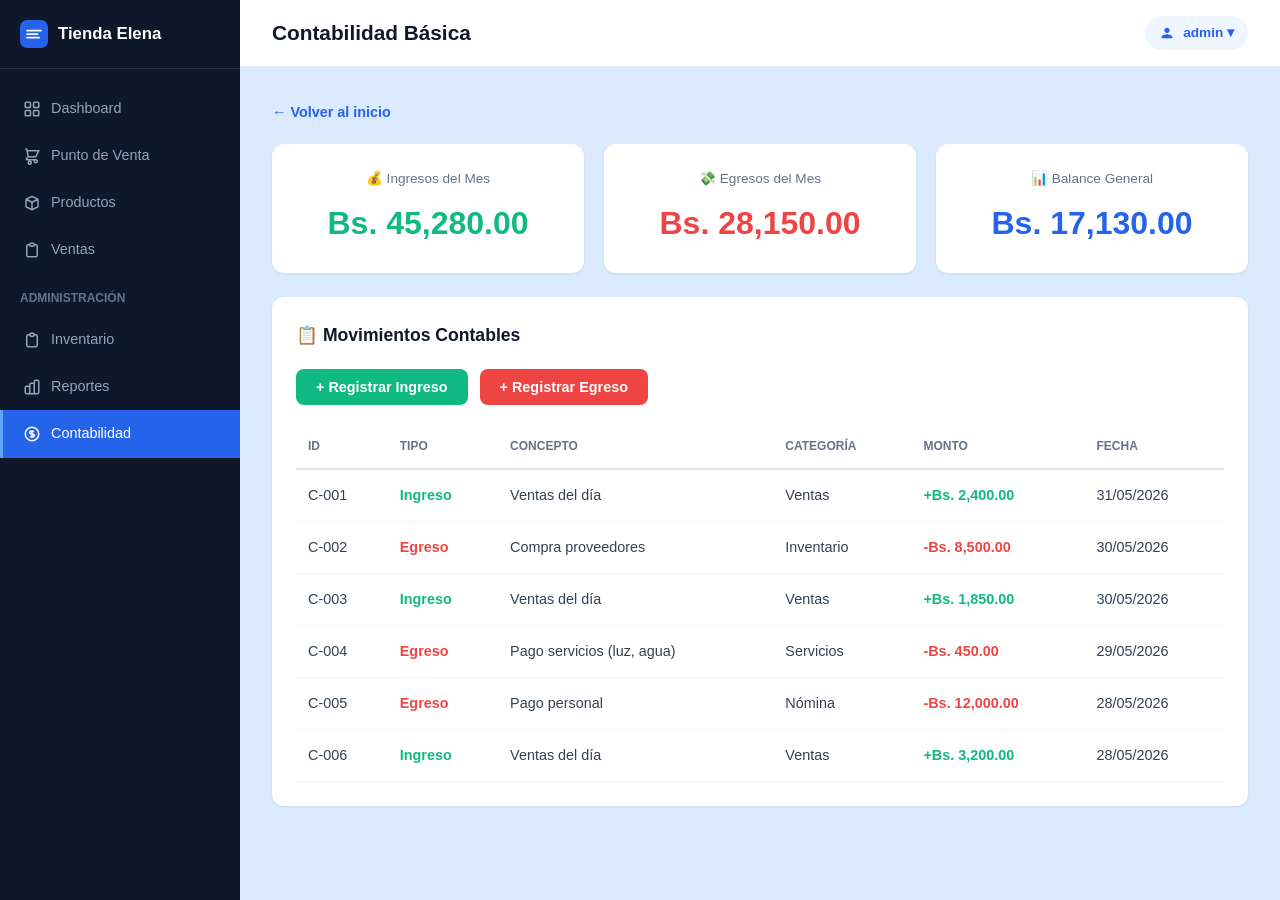
<file: pages/contabilidad.html>
<!DOCTYPE html>
<html lang="es">
<head>
    <meta charset="UTF-8">
    <meta name="viewport" content="width=device-width, initial-scale=1.0">
    <title>Contabilidad - Tienda Elena</title>
    <link rel="stylesheet" href="../css/style.css">
    <style>
        body { background: #dbeafe; }
        .app-layout { display: flex; min-height: 100vh; }
        .app-sidebar { width: 240px; background: #0f172a; color: white; padding: 20px 0; position: fixed; height: 100vh; overflow-y: auto; }
        .app-sidebar-brand { display: flex; align-items: center; gap: 10px; padding: 0 20px 20px; border-bottom: 1px solid rgba(255,255,255,0.1); margin-bottom: 16px; font-weight: 700; font-size: 1.05rem; }
        .app-sidebar-menu li { display: flex; align-items: center; gap: 10px; padding: 12px 20px; color: #94a3b8; font-size: 0.9rem; cursor: pointer; transition: all 0.3s; border-left: 3px solid transparent; }
        .app-sidebar-menu li:hover { color: white; background: rgba(255,255,255,0.05); }
        .app-sidebar-menu li.active { color: white; background: #2563eb; border-left-color: #60a5fa; }
        .app-sidebar-section { padding: 16px 20px 8px; font-size: 0.75rem; color: #64748b; text-transform: uppercase; font-weight: 700; }
        .app-main { margin-left: 240px; flex: 1; }
        .app-topbar { background: white; padding: 16px 32px; display: flex; justify-content: space-between; align-items: center; border-bottom: 1px solid #e2e8f0; }
        .app-topbar h2 { font-size: 1.3rem; font-weight: 700; color: #0f172a; }
        .app-user-badge { display: flex; align-items: center; gap: 8px; padding: 6px 14px; background: #eff6ff; border-radius: 50px; font-size: 0.85rem; font-weight: 600; color: #2563eb; }
        .app-content { padding: 32px; }
        .stats-row { display: grid; grid-template-columns: repeat(3, 1fr); gap: 20px; margin-bottom: 24px; }
        .stat-card { background: white; border-radius: 12px; padding: 24px; box-shadow: 0 1px 3px rgba(0,0,0,0.08); text-align: center; }
        .stat-card .label { font-size: 0.85rem; color: #64748b; margin-bottom: 8px; }
        .stat-card .value { font-size: 2rem; font-weight: 800; }
        .stat-card .value.income { color: #10b981; }
        .stat-card .value.expense { color: #ef4444; }
        .stat-card .value.balance { color: #2563eb; }
        .content-card { background: white; border-radius: 12px; padding: 24px; margin-bottom: 24px; box-shadow: 0 1px 3px rgba(0,0,0,0.08); }
        .content-card h3 { font-size: 1.1rem; font-weight: 700; color: #0f172a; margin-bottom: 20px; }
        .toolbar { display: flex; gap: 12px; margin-bottom: 20px; }
        .btn-p { background: #2563eb; color: white; border: none; padding: 10px 20px; border-radius: 8px; font-size: 0.9rem; font-weight: 600; cursor: pointer; }
        .btn-g { background: #10b981; color: white; border: none; padding: 10px 20px; border-radius: 8px; font-size: 0.9rem; font-weight: 600; cursor: pointer; }
        .btn-r { background: #ef4444; color: white; border: none; padding: 10px 20px; border-radius: 8px; font-size: 0.9rem; font-weight: 600; cursor: pointer; }
        table { width: 100%; border-collapse: collapse; }
        th { text-align: left; padding: 12px; font-size: 0.75rem; font-weight: 700; color: #64748b; text-transform: uppercase; border-bottom: 2px solid #e2e8f0; }
        td { padding: 14px 12px; font-size: 0.9rem; color: #334155; border-bottom: 1px solid #f1f5f9; }
        tbody tr:hover { background: #f8fafc; }
        .type-income { color: #10b981; font-weight: 700; }
        .type-expense { color: #ef4444; font-weight: 700; }
        .back-link { display: inline-flex; align-items: center; gap: 6px; color: #2563eb; font-size: 0.9rem; font-weight: 600; margin-bottom: 20px; cursor: pointer; }
        @media (max-width: 768px) { .app-sidebar { display: none; } .app-main { margin-left: 0; } .stats-row { grid-template-columns: 1fr; } .app-content { padding: 16px; } }
    </style>
</head>
<body>
    <div class="app-layout">
        <aside class="app-sidebar">
            <div class="app-sidebar-brand">
                <svg width="28" height="28" viewBox="0 0 32 32" fill="none"><rect width="32" height="32" rx="8" fill="#2563eb"/><path d="M8 12h16M8 16h12M8 20h14" stroke="white" stroke-width="2" stroke-linecap="round"/></svg>
                Tienda Elena
            </div>
            <ul class="app-sidebar-menu">
                <li><svg width="18" height="18" viewBox="0 0 24 24" fill="none" stroke="currentColor" stroke-width="2"><rect x="3" y="3" width="7" height="7" rx="1"/><rect x="14" y="3" width="7" height="7" rx="1"/><rect x="3" y="14" width="7" height="7" rx="1"/><rect x="14" y="14" width="7" height="7" rx="1"/></svg> Dashboard</li>
                <li><svg width="18" height="18" viewBox="0 0 24 24" fill="none" stroke="currentColor" stroke-width="2"><path d="M3 3h2l.4 2M7 13h10l4-8H5.4M7 13L5.4 5M7 13l-2.293 2.293c-.63.63-.184 1.707.707 1.707H17m0 0a2 2 0 100 4 2 2 0 000-4zm-8 2a2 2 0 100 4 2 2 0 000-4z"/></svg> Punto de Venta</li>
                <li><svg width="18" height="18" viewBox="0 0 24 24" fill="none" stroke="currentColor" stroke-width="2"><path d="M20 7l-8-4-8 4m16 0l-8 4m8-4v10l-8 4m0-10L4 7m8 4v10M4 7v10l8 4"/></svg> Productos</li>
                <li><svg width="18" height="18" viewBox="0 0 24 24" fill="none" stroke="currentColor" stroke-width="2"><path d="M9 5H7a2 2 0 00-2 2v12a2 2 0 002 2h10a2 2 0 002-2V7a2 2 0 00-2-2h-2M9 5a2 2 0 002 2h2a2 2 0 002-2M9 5a2 2 0 012-2h2a2 2 0 012 2"/></svg> Ventas</li>
            </ul>
            <div class="app-sidebar-section">Administración</div>
            <ul class="app-sidebar-menu">
                <li><svg width="18" height="18" viewBox="0 0 24 24" fill="none" stroke="currentColor" stroke-width="2"><path d="M9 5H7a2 2 0 00-2 2v12a2 2 0 002 2h10a2 2 0 002-2V7a2 2 0 00-2-2h-2M9 5a2 2 0 002 2h2a2 2 0 002-2M9 5a2 2 0 012-2h2a2 2 0 012 2"/></svg> Inventario</li>
                <li><svg width="18" height="18" viewBox="0 0 24 24" fill="none" stroke="currentColor" stroke-width="2"><path d="M9 19v-6a2 2 0 00-2-2H5a2 2 0 00-2 2v6a2 2 0 002 2h2a2 2 0 002-2zm0 0V9a2 2 0 012-2h2a2 2 0 012 2v10m-6 0a2 2 0 002 2h2a2 2 0 002-2m0 0V5a2 2 0 012-2h2a2 2 0 012 2v14a2 2 0 01-2 2h-2a2 2 0 01-2-2z"/></svg> Reportes</li>
                <li class="active"><svg width="18" height="18" viewBox="0 0 24 24" fill="none" stroke="currentColor" stroke-width="2"><path d="M12 8c-1.657 0-3 .895-3 2s1.343 2 3 2 3 .895 3 2-1.343 2-3 2m0-8c1.11 0 2.08.402 2.599 1M12 8V7m0 1v8m0 0v1m0-1c-1.11 0-2.08-.402-2.599-1M21 12a9 9 0 11-18 0 9 9 0 0118 0z"/></svg> Contabilidad</li>
            </ul>
        </aside>
        <main class="app-main">
            <div class="app-topbar">
                <h2>Contabilidad Básica</h2>
                <div class="app-user-badge">
                    <svg width="16" height="16" viewBox="0 0 24 24" fill="currentColor"><path d="M12 12c2.21 0 4-1.79 4-4s-1.79-4-4-4-4 1.79-4 4 1.79 4 4 4zm0 2c-2.67 0-8 1.34-8 4v2h16v-2c0-2.66-5.33-4-8-4z"/></svg>
                    admin ▾
                </div>
            </div>
            <div class="app-content">
                <a href="../index.html" class="back-link">← Volver al inicio</a>
                <div class="stats-row">
                    <div class="stat-card">
                        <div class="label">💰 Ingresos del Mes</div>
                        <div class="value income">Bs. 45,280.00</div>
                    </div>
                    <div class="stat-card">
                        <div class="label">💸 Egresos del Mes</div>
                        <div class="value expense">Bs. 28,150.00</div>
                    </div>
                    <div class="stat-card">
                        <div class="label">📊 Balance General</div>
                        <div class="value balance">Bs. 17,130.00</div>
                    </div>
                </div>
                <div class="content-card">
                    <h3>📋 Movimientos Contables</h3>
                    <div class="toolbar">
                        <button class="btn-g">+ Registrar Ingreso</button>
                        <button class="btn-r">+ Registrar Egreso</button>
                    </div>
                    <table>
                        <thead>
                            <tr>
                                <th>ID</th>
                                <th>Tipo</th>
                                <th>Concepto</th>
                                <th>Categoría</th>
                                <th>Monto</th>
                                <th>Fecha</th>
                            </tr>
                        </thead>
                        <tbody>
                            <tr><td>C-001</td><td class="type-income">Ingreso</td><td>Ventas del día</td><td>Ventas</td><td class="type-income">+Bs. 2,400.00</td><td>31/05/2026</td></tr>
                            <tr><td>C-002</td><td class="type-expense">Egreso</td><td>Compra proveedores</td><td>Inventario</td><td class="type-expense">-Bs. 8,500.00</td><td>30/05/2026</td></tr>
                            <tr><td>C-003</td><td class="type-income">Ingreso</td><td>Ventas del día</td><td>Ventas</td><td class="type-income">+Bs. 1,850.00</td><td>30/05/2026</td></tr>
                            <tr><td>C-004</td><td class="type-expense">Egreso</td><td>Pago servicios (luz, agua)</td><td>Servicios</td><td class="type-expense">-Bs. 450.00</td><td>29/05/2026</td></tr>
                            <tr><td>C-005</td><td class="type-expense">Egreso</td><td>Pago personal</td><td>Nómina</td><td class="type-expense">-Bs. 12,000.00</td><td>28/05/2026</td></tr>
                            <tr><td>C-006</td><td class="type-income">Ingreso</td><td>Ventas del día</td><td>Ventas</td><td class="type-income">+Bs. 3,200.00</td><td>28/05/2026</td></tr>
                        </tbody>
                    </table>
                </div>
            </div>
        </main>
    </div>
</body>
</html>
</file>
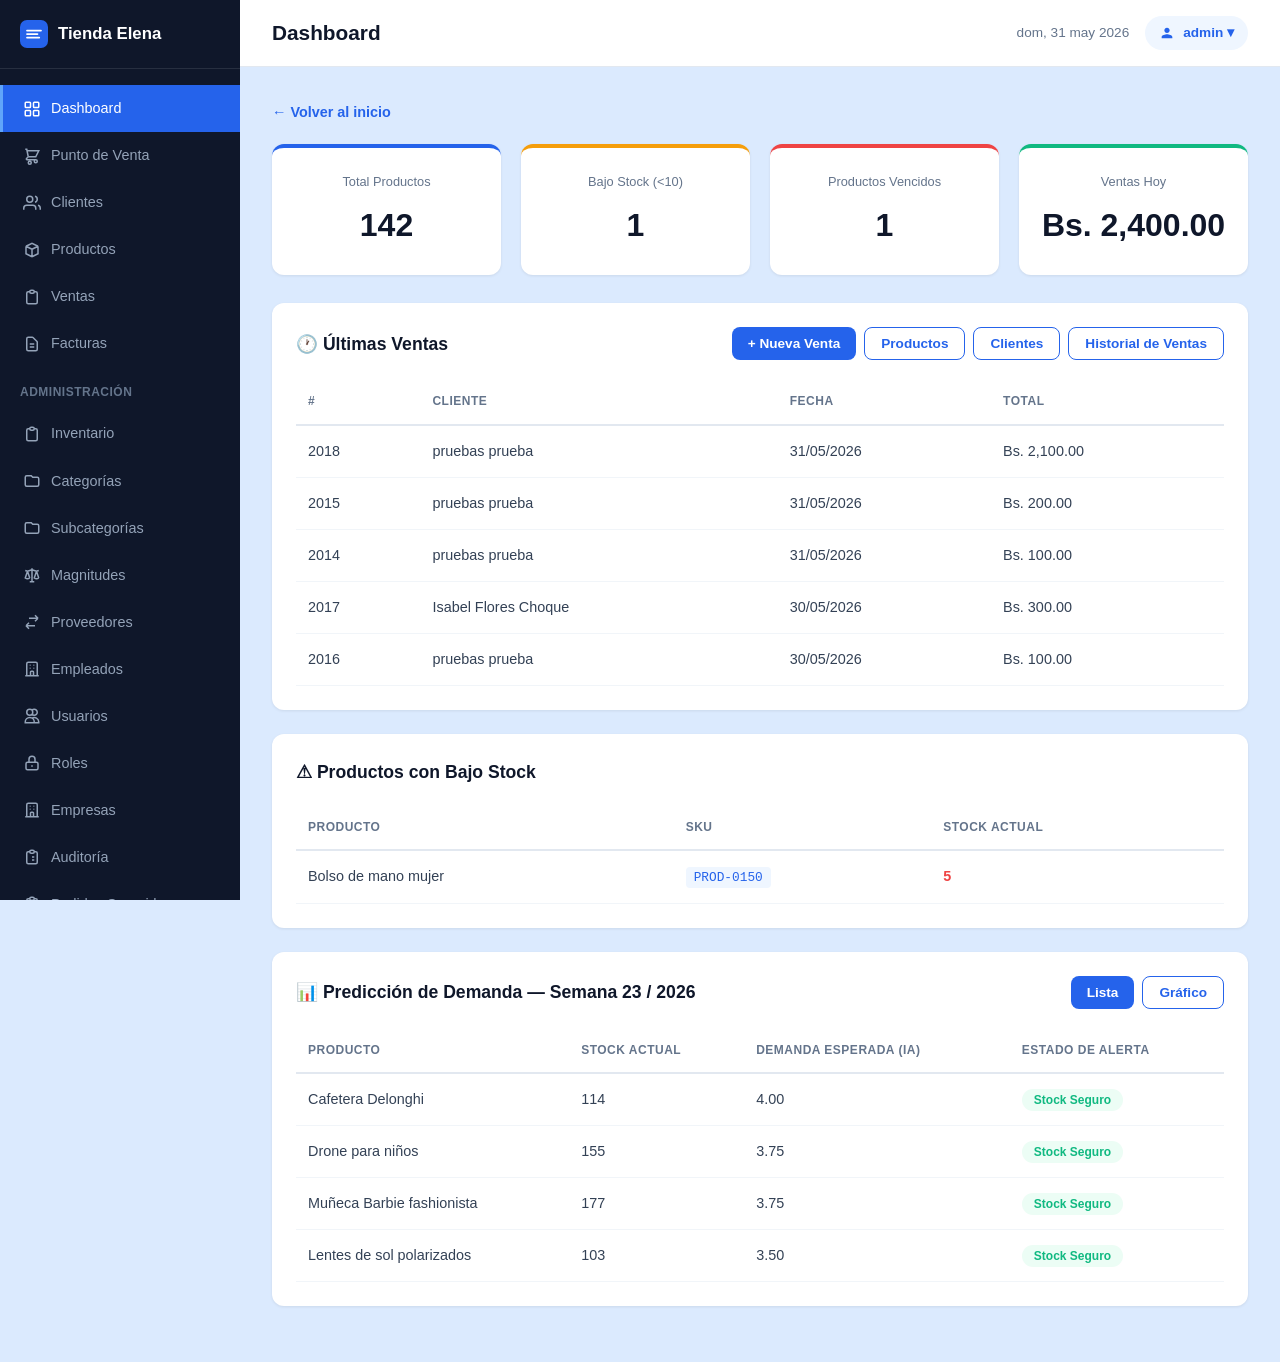
<file: pages/dashboard.html>
<!DOCTYPE html>
<html lang="es">
<head>
    <meta charset="UTF-8">
    <meta name="viewport" content="width=device-width, initial-scale=1.0">
    <title>Dashboard - Tienda Elena</title>
    <link rel="stylesheet" href="../css/style.css">
    <style>
        body { background: #dbeafe; }
        .app-layout { display: flex; min-height: 100vh; }
        .app-sidebar {
            width: 240px;
            background: #0f172a;
            color: white;
            padding: 20px 0;
            position: fixed;
            height: 100vh;
            overflow-y: auto;
        }
        .app-sidebar-brand {
            display: flex;
            align-items: center;
            gap: 10px;
            padding: 0 20px 20px;
            border-bottom: 1px solid rgba(255,255,255,0.1);
            margin-bottom: 16px;
            font-weight: 700;
            font-size: 1.05rem;
        }
        .app-sidebar-menu li {
            display: flex;
            align-items: center;
            gap: 10px;
            padding: 12px 20px;
            color: #94a3b8;
            font-size: 0.9rem;
            cursor: pointer;
            transition: all 0.3s;
            border-left: 3px solid transparent;
        }
        .app-sidebar-menu li:hover { color: white; background: rgba(255,255,255,0.05); }
        .app-sidebar-menu li.active { color: white; background: #2563eb; border-left-color: #60a5fa; }
        .app-sidebar-section { padding: 16px 20px 8px; font-size: 0.75rem; color: #64748b; text-transform: uppercase; font-weight: 700; letter-spacing: 0.5px; }
        
        .app-main { margin-left: 240px; flex: 1; }
        .app-topbar {
            background: white;
            padding: 16px 32px;
            display: flex;
            justify-content: space-between;
            align-items: center;
            border-bottom: 1px solid #e2e8f0;
        }
        .app-topbar h2 { font-size: 1.3rem; font-weight: 700; color: #0f172a; }
        .app-topbar-right { display: flex; align-items: center; gap: 16px; }
        .app-date { font-size: 0.85rem; color: #64748b; }
        .app-user-badge {
            display: flex;
            align-items: center;
            gap: 8px;
            padding: 6px 14px;
            background: #eff6ff;
            border-radius: 50px;
            font-size: 0.85rem;
            font-weight: 600;
            color: #2563eb;
        }
        
        .app-content { padding: 32px; }
        
        .stats-row {
            display: grid;
            grid-template-columns: repeat(4, 1fr);
            gap: 20px;
            margin-bottom: 28px;
        }
        .stat-card {
            background: white;
            border-radius: 12px;
            padding: 24px 20px;
            text-align: center;
            border-top: 4px solid;
            box-shadow: 0 1px 3px rgba(0,0,0,0.08);
        }
        .stat-card.blue { border-color: #2563eb; }
        .stat-card.orange { border-color: #f59e0b; }
        .stat-card.red { border-color: #ef4444; }
        .stat-card.green { border-color: #10b981; }
        .stat-card-label { font-size: 0.8rem; color: #64748b; margin-bottom: 8px; }
        .stat-card-value { font-size: 2rem; font-weight: 800; color: #0f172a; }
        
        .content-card {
            background: white;
            border-radius: 12px;
            padding: 24px;
            margin-bottom: 24px;
            box-shadow: 0 1px 3px rgba(0,0,0,0.08);
        }
        .content-card-header {
            display: flex;
            justify-content: space-between;
            align-items: center;
            margin-bottom: 20px;
            flex-wrap: wrap;
            gap: 12px;
        }
        .content-card-header h3 { font-size: 1.1rem; font-weight: 700; color: #0f172a; }
        .card-actions { display: flex; gap: 8px; flex-wrap: wrap; }
        
        .btn-p { background: #2563eb; color: white; border: none; padding: 8px 16px; border-radius: 8px; font-size: 0.85rem; font-weight: 600; cursor: pointer; transition: all 0.3s; }
        .btn-p:hover { background: #1d4ed8; }
        .btn-o { background: white; color: #2563eb; border: 1px solid #2563eb; padding: 8px 16px; border-radius: 8px; font-size: 0.85rem; font-weight: 600; cursor: pointer; transition: all 0.3s; }
        .btn-o:hover { background: #eff6ff; }
        
        table { width: 100%; border-collapse: collapse; }
        th { text-align: left; padding: 12px; font-size: 0.75rem; font-weight: 700; color: #64748b; text-transform: uppercase; letter-spacing: 0.5px; border-bottom: 2px solid #e2e8f0; }
        td { padding: 14px 12px; font-size: 0.9rem; color: #334155; border-bottom: 1px solid #f1f5f9; }
        tbody tr:hover { background: #f8fafc; }
        
        .sku-tag { padding: 3px 8px; background: #eff6ff; color: #2563eb; border-radius: 4px; font-size: 0.8rem; font-family: monospace; }
        .text-red { color: #ef4444; font-weight: 700; }
        .badge-green { padding: 4px 12px; background: #ecfdf5; color: #10b981; border-radius: 50px; font-size: 0.75rem; font-weight: 600; }
        
        .back-link {
            display: inline-flex;
            align-items: center;
            gap: 6px;
            color: #2563eb;
            font-size: 0.9rem;
            font-weight: 600;
            margin-bottom: 20px;
            cursor: pointer;
        }
        .back-link:hover { color: #1d4ed8; }
        
        @media (max-width: 768px) {
            .app-sidebar { display: none; }
            .app-main { margin-left: 0; }
            .stats-row { grid-template-columns: repeat(2, 1fr); }
            .app-content { padding: 16px; }
        }
    </style>
</head>
<body>
    <div class="app-layout">
        <!-- Sidebar -->
        <aside class="app-sidebar">
            <div class="app-sidebar-brand">
                <svg width="28" height="28" viewBox="0 0 32 32" fill="none">
                    <rect width="32" height="32" rx="8" fill="#2563eb"/>
                    <path d="M8 12h16M8 16h12M8 20h14" stroke="white" stroke-width="2" stroke-linecap="round"/>
                </svg>
                Tienda Elena
            </div>
            <ul class="app-sidebar-menu">
                <li class="active">
                    <svg width="18" height="18" viewBox="0 0 24 24" fill="none" stroke="currentColor" stroke-width="2"><rect x="3" y="3" width="7" height="7" rx="1"/><rect x="14" y="3" width="7" height="7" rx="1"/><rect x="3" y="14" width="7" height="7" rx="1"/><rect x="14" y="14" width="7" height="7" rx="1"/></svg>
                    Dashboard
                </li>
                <li>
                    <svg width="18" height="18" viewBox="0 0 24 24" fill="none" stroke="currentColor" stroke-width="2"><path d="M3 3h2l.4 2M7 13h10l4-8H5.4M7 13L5.4 5M7 13l-2.293 2.293c-.63.63-.184 1.707.707 1.707H17m0 0a2 2 0 100 4 2 2 0 000-4zm-8 2a2 2 0 100 4 2 2 0 000-4z"/></svg>
                    Punto de Venta
                </li>
                <li>
                    <svg width="18" height="18" viewBox="0 0 24 24" fill="none" stroke="currentColor" stroke-width="2"><path d="M17 21v-2a4 4 0 00-4-4H5a4 4 0 00-4 4v2"/><circle cx="9" cy="7" r="4"/><path d="M23 21v-2a4 4 0 00-3-3.87M16 3.13a4 4 0 010 7.75"/></svg>
                    Clientes
                </li>
                <li>
                    <svg width="18" height="18" viewBox="0 0 24 24" fill="none" stroke="currentColor" stroke-width="2"><path d="M20 7l-8-4-8 4m16 0l-8 4m8-4v10l-8 4m0-10L4 7m8 4v10M4 7v10l8 4"/></svg>
                    Productos
                </li>
                <li>
                    <svg width="18" height="18" viewBox="0 0 24 24" fill="none" stroke="currentColor" stroke-width="2"><path d="M9 5H7a2 2 0 00-2 2v12a2 2 0 002 2h10a2 2 0 002-2V7a2 2 0 00-2-2h-2M9 5a2 2 0 002 2h2a2 2 0 002-2M9 5a2 2 0 012-2h2a2 2 0 012 2"/></svg>
                    Ventas
                </li>
                <li>
                    <svg width="18" height="18" viewBox="0 0 24 24" fill="none" stroke="currentColor" stroke-width="2"><path d="M9 12h6m-6 4h6m2 5H7a2 2 0 01-2-2V5a2 2 0 012-2h5.586a1 1 0 01.707.293l5.414 5.414a1 1 0 01.293.707V19a2 2 0 01-2 2z"/></svg>
                    Facturas
                </li>
            </ul>
            <div class="app-sidebar-section">Administración</div>
            <ul class="app-sidebar-menu">
                <li>
                    <svg width="18" height="18" viewBox="0 0 24 24" fill="none" stroke="currentColor" stroke-width="2"><path d="M9 5H7a2 2 0 00-2 2v12a2 2 0 002 2h10a2 2 0 002-2V7a2 2 0 00-2-2h-2M9 5a2 2 0 002 2h2a2 2 0 002-2M9 5a2 2 0 012-2h2a2 2 0 012 2"/></svg>
                    Inventario
                </li>
                <li>
                    <svg width="18" height="18" viewBox="0 0 24 24" fill="none" stroke="currentColor" stroke-width="2"><path d="M3 7v10a2 2 0 002 2h14a2 2 0 002-2V9a2 2 0 00-2-2h-6l-2-2H5a2 2 0 00-2 2z"/></svg>
                    Categorías
                </li>
                <li>
                    <svg width="18" height="18" viewBox="0 0 24 24" fill="none" stroke="currentColor" stroke-width="2"><path d="M3 7v10a2 2 0 002 2h14a2 2 0 002-2V9a2 2 0 00-2-2h-6l-2-2H5a2 2 0 00-2 2z"/></svg>
                    Subcategorías
                </li>
                <li>
                    <svg width="18" height="18" viewBox="0 0 24 24" fill="none" stroke="currentColor" stroke-width="2"><path d="M3 6l3 1m0 0l-3 9a5.002 5.002 0 006.001 0M6 7l3 9M6 7l6-2m6 2l3-1m-3 1l-3 9a5.002 5.002 0 006.001 0M18 7l3 9m-3-9l-6-2m0-2v2m0 16V5m0 16H9m3 0h3"/></svg>
                    Magnitudes
                </li>
                <li>
                    <svg width="18" height="18" viewBox="0 0 24 24" fill="none" stroke="currentColor" stroke-width="2"><path d="M8 7h12m0 0l-4-4m4 4l-4 4m0 6H4m0 0l4 4m-4-4l4-4"/></svg>
                    Proveedores
                </li>
                <li>
                    <svg width="18" height="18" viewBox="0 0 24 24" fill="none" stroke="currentColor" stroke-width="2"><path d="M19 21V5a2 2 0 00-2-2H7a2 2 0 00-2 2v16m14 0h2m-2 0h-5m-9 0H3m2 0h5M9 7h1m-1 4h1m4-4h1m-1 4h1m-5 10v-5a1 1 0 011-1h2a1 1 0 011 1v5m-4 0h4"/></svg>
                    Empleados
                </li>
                <li>
                    <svg width="18" height="18" viewBox="0 0 24 24" fill="none" stroke="currentColor" stroke-width="2"><path d="M12 4.354a4 4 0 110 5.292M15 21H3v-1a6 6 0 0112 0v1zm0 0h6v-1a6 6 0 00-9-5.197M13 7a4 4 0 11-8 0 4 4 0 018 0z"/></svg>
                    Usuarios
                </li>
                <li>
                    <svg width="18" height="18" viewBox="0 0 24 24" fill="none" stroke="currentColor" stroke-width="2"><path d="M12 15v2m-6 4h12a2 2 0 002-2v-6a2 2 0 00-2-2H6a2 2 0 00-2 2v6a2 2 0 002 2zm10-10V7a4 4 0 00-8 0v4h8z"/></svg>
                    Roles
                </li>
                <li>
                    <svg width="18" height="18" viewBox="0 0 24 24" fill="none" stroke="currentColor" stroke-width="2"><path d="M19 21V5a2 2 0 00-2-2H7a2 2 0 00-2 2v16m14 0h2m-2 0h-5m-9 0H3m2 0h5M9 7h1m-1 4h1m4-4h1m-1 4h1m-5 10v-5a1 1 0 011-1h2a1 1 0 011 1v5m-4 0h4"/></svg>
                    Empresas
                </li>
                <li>
                    <svg width="18" height="18" viewBox="0 0 24 24" fill="none" stroke="currentColor" stroke-width="2"><path d="M9 5H7a2 2 0 00-2 2v12a2 2 0 002 2h10a2 2 0 002-2V7a2 2 0 00-2-2h-2M9 5a2 2 0 002 2h2a2 2 0 002-2M9 5a2 2 0 012-2h2a2 2 0 012 2m-3 7h3m-3 4h3m-6-4h.01M9 16h.01"/></svg>
                    Auditoría
                </li>
                <li>
                    <svg width="18" height="18" viewBox="0 0 24 24" fill="none" stroke="currentColor" stroke-width="2"><path d="M9 5H7a2 2 0 00-2 2v12a2 2 0 002 2h10a2 2 0 002-2V7a2 2 0 00-2-2h-2M9 5a2 2 0 002 2h2a2 2 0 002-2M9 5a2 2 0 012-2h2a2 2 0 012 2m-6 9l2 2 4-4"/></svg>
                    Pedidos Sugeridos
                </li>
                <li>
                    <svg width="18" height="18" viewBox="0 0 24 24" fill="none" stroke="currentColor" stroke-width="2"><path d="M3 8l7.89 5.26a2 2 0 002.22 0L21 8M5 19h14a2 2 0 002-2V7a2 2 0 00-2-2H5a2 2 0 00-2 2v10a2 2 0 002 2z"/></svg>
                    Correos Electrónicos
                </li>
                <li>
                    <svg width="18" height="18" viewBox="0 0 24 24" fill="none" stroke="currentColor" stroke-width="2"><path d="M3 5a2 2 0 012-2h3.28a1 1 0 01.948.684l1.498 4.493a1 1 0 01-.502 1.21l-2.257 1.13a11.042 11.042 0 005.516 5.516l1.13-2.257a1 1 0 011.21-.502l4.493 1.498a1 1 0 01.684.949V19a2 2 0 01-2 2h-1C9.716 21 3 14.284 3 6V5z"/></svg>
                    Teléfonos
                </li>
            </ul>
        </aside>

        <!-- Main Content -->
        <main class="app-main">
            <div class="app-topbar">
                <h2>Dashboard</h2>
                <div class="app-topbar-right">
                    <span class="app-date">dom, 31 may 2026</span>
                    <div class="app-user-badge">
                        <svg width="16" height="16" viewBox="0 0 24 24" fill="currentColor"><path d="M12 12c2.21 0 4-1.79 4-4s-1.79-4-4-4-4 1.79-4 4 1.79 4 4 4zm0 2c-2.67 0-8 1.34-8 4v2h16v-2c0-2.66-5.33-4-8-4z"/></svg>
                        admin ▾
                    </div>
                </div>
            </div>

            <div class="app-content">
                <a href="../index.html" class="back-link">← Volver al inicio</a>
                
                <!-- Stats Cards -->
                <div class="stats-row">
                    <div class="stat-card blue">
                        <div class="stat-card-label">Total Productos</div>
                        <div class="stat-card-value">142</div>
                    </div>
                    <div class="stat-card orange">
                        <div class="stat-card-label">Bajo Stock (&lt;10)</div>
                        <div class="stat-card-value">1</div>
                    </div>
                    <div class="stat-card red">
                        <div class="stat-card-label">Productos Vencidos</div>
                        <div class="stat-card-value">1</div>
                    </div>
                    <div class="stat-card green">
                        <div class="stat-card-label">Ventas Hoy</div>
                        <div class="stat-card-value">Bs. 2,400.00</div>
                    </div>
                </div>

                <!-- Últimas Ventas -->
                <div class="content-card">
                    <div class="content-card-header">
                        <h3>🕐 Últimas Ventas</h3>
                        <div class="card-actions">
                            <button class="btn-p">+ Nueva Venta</button>
                            <button class="btn-o">Productos</button>
                            <button class="btn-o">Clientes</button>
                            <button class="btn-o">Historial de Ventas</button>
                        </div>
                    </div>
                    <table>
                        <thead>
                            <tr>
                                <th>#</th>
                                <th>Cliente</th>
                                <th>Fecha</th>
                                <th>Total</th>
                            </tr>
                        </thead>
                        <tbody>
                            <tr><td>2018</td><td>pruebas prueba</td><td>31/05/2026</td><td>Bs. 2,100.00</td></tr>
                            <tr><td>2015</td><td>pruebas prueba</td><td>31/05/2026</td><td>Bs. 200.00</td></tr>
                            <tr><td>2014</td><td>pruebas prueba</td><td>31/05/2026</td><td>Bs. 100.00</td></tr>
                            <tr><td>2017</td><td>Isabel Flores Choque</td><td>30/05/2026</td><td>Bs. 300.00</td></tr>
                            <tr><td>2016</td><td>pruebas prueba</td><td>30/05/2026</td><td>Bs. 100.00</td></tr>
                        </tbody>
                    </table>
                </div>

                <!-- Bajo Stock -->
                <div class="content-card">
                    <div class="content-card-header">
                        <h3>⚠ Productos con Bajo Stock</h3>
                    </div>
                    <table>
                        <thead>
                            <tr>
                                <th>Producto</th>
                                <th>SKU</th>
                                <th>Stock Actual</th>
                            </tr>
                        </thead>
                        <tbody>
                            <tr>
                                <td>Bolso de mano mujer</td>
                                <td><span class="sku-tag">PROD-0150</span></td>
                                <td class="text-red">5</td>
                            </tr>
                        </tbody>
                    </table>
                </div>

                <!-- Predicción de Demanda -->
                <div class="content-card">
                    <div class="content-card-header">
                        <h3>📊 Predicción de Demanda — Semana 23 / 2026</h3>
                        <div class="card-actions">
                            <button class="btn-p">Lista</button>
                            <button class="btn-o">Gráfico</button>
                        </div>
                    </div>
                    <table>
                        <thead>
                            <tr>
                                <th>Producto</th>
                                <th>Stock Actual</th>
                                <th>Demanda Esperada (IA)</th>
                                <th>Estado de Alerta</th>
                            </tr>
                        </thead>
                        <tbody>
                            <tr><td>Cafetera Delonghi</td><td>114</td><td>4.00</td><td><span class="badge-green">Stock Seguro</span></td></tr>
                            <tr><td>Drone para niños</td><td>155</td><td>3.75</td><td><span class="badge-green">Stock Seguro</span></td></tr>
                            <tr><td>Muñeca Barbie fashionista</td><td>177</td><td>3.75</td><td><span class="badge-green">Stock Seguro</span></td></tr>
                            <tr><td>Lentes de sol polarizados</td><td>103</td><td>3.50</td><td><span class="badge-green">Stock Seguro</span></td></tr>
                        </tbody>
                    </table>
                </div>
            </div>
        </main>
    </div>
</body>
</html>
</file>
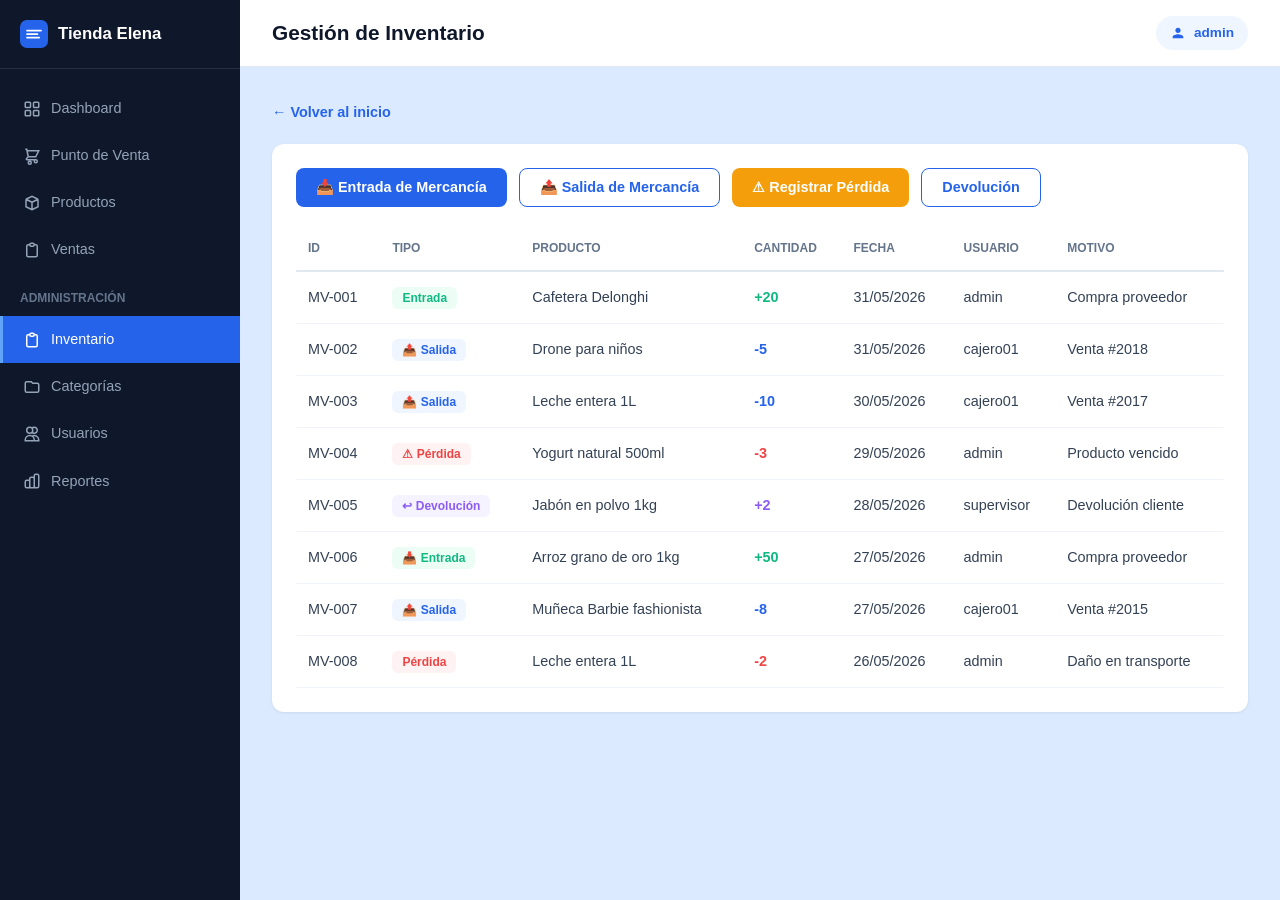
<file: pages/inventario.html>
<!DOCTYPE html>
<html lang="es">
<head>
    <meta charset="UTF-8">
    <meta name="viewport" content="width=device-width, initial-scale=1.0">
    <title>Inventario - Tienda Elena</title>
    <link rel="stylesheet" href="../css/style.css">
    <style>
        body { background: #dbeafe; }
        .app-layout { display: flex; min-height: 100vh; }
        .app-sidebar { width: 240px; background: #0f172a; color: white; padding: 20px 0; position: fixed; height: 100vh; overflow-y: auto; }
        .app-sidebar-brand { display: flex; align-items: center; gap: 10px; padding: 0 20px 20px; border-bottom: 1px solid rgba(255,255,255,0.1); margin-bottom: 16px; font-weight: 700; font-size: 1.05rem; }
        .app-sidebar-menu li { display: flex; align-items: center; gap: 10px; padding: 12px 20px; color: #94a3b8; font-size: 0.9rem; cursor: pointer; transition: all 0.3s; border-left: 3px solid transparent; }
        .app-sidebar-menu li:hover { color: white; background: rgba(255,255,255,0.05); }
        .app-sidebar-menu li.active { color: white; background: #2563eb; border-left-color: #60a5fa; }
        .app-sidebar-section { padding: 16px 20px 8px; font-size: 0.75rem; color: #64748b; text-transform: uppercase; font-weight: 700; }
        .app-main { margin-left: 240px; flex: 1; }
        .app-topbar { background: white; padding: 16px 32px; display: flex; justify-content: space-between; align-items: center; border-bottom: 1px solid #e2e8f0; }
        .app-topbar h2 { font-size: 1.3rem; font-weight: 700; color: #0f172a; }
        .app-user-badge { display: flex; align-items: center; gap: 8px; padding: 6px 14px; background: #eff6ff; border-radius: 50px; font-size: 0.85rem; font-weight: 600; color: #2563eb; }
        .app-content { padding: 32px; }
        .content-card { background: white; border-radius: 12px; padding: 24px; margin-bottom: 24px; box-shadow: 0 1px 3px rgba(0,0,0,0.08); }
        .toolbar { display: flex; gap: 12px; margin-bottom: 20px; flex-wrap: wrap; }
        .btn-p { background: #2563eb; color: white; border: none; padding: 10px 20px; border-radius: 8px; font-size: 0.9rem; font-weight: 600; cursor: pointer; }
        .btn-o { background: white; color: #2563eb; border: 1px solid #2563eb; padding: 10px 20px; border-radius: 8px; font-size: 0.9rem; font-weight: 600; cursor: pointer; }
        .btn-w { background: #f59e0b; color: white; border: none; padding: 10px 20px; border-radius: 8px; font-size: 0.9rem; font-weight: 600; cursor: pointer; }
        table { width: 100%; border-collapse: collapse; }
        th { text-align: left; padding: 12px; font-size: 0.75rem; font-weight: 700; color: #64748b; text-transform: uppercase; border-bottom: 2px solid #e2e8f0; }
        td { padding: 14px 12px; font-size: 0.9rem; color: #334155; border-bottom: 1px solid #f1f5f9; }
        tbody tr:hover { background: #f8fafc; }
        .type-badge { padding: 4px 10px; border-radius: 6px; font-size: 0.75rem; font-weight: 600; }
        .type-in { background: #ecfdf5; color: #10b981; }
        .type-out { background: #eff6ff; color: #2563eb; }
        .type-loss { background: #fef2f2; color: #ef4444; }
        .type-return { background: #f5f3ff; color: #8b5cf6; }
        .back-link { display: inline-flex; align-items: center; gap: 6px; color: #2563eb; font-size: 0.9rem; font-weight: 600; margin-bottom: 20px; cursor: pointer; }
        @media (max-width: 768px) { .app-sidebar { display: none; } .app-main { margin-left: 0; } .app-content { padding: 16px; } }
    </style>
</head>
<body>
    <div class="app-layout">
        <aside class="app-sidebar">
            <div class="app-sidebar-brand">
                <svg width="28" height="28" viewBox="0 0 32 32" fill="none"><rect width="32" height="32" rx="8" fill="#2563eb"/><path d="M8 12h16M8 16h12M8 20h14" stroke="white" stroke-width="2" stroke-linecap="round"/></svg>
                Tienda Elena
            </div>
            <ul class="app-sidebar-menu">
                <li><svg width="18" height="18" viewBox="0 0 24 24" fill="none" stroke="currentColor" stroke-width="2"><rect x="3" y="3" width="7" height="7" rx="1"/><rect x="14" y="3" width="7" height="7" rx="1"/><rect x="3" y="14" width="7" height="7" rx="1"/><rect x="14" y="14" width="7" height="7" rx="1"/></svg> Dashboard</li>
                <li><svg width="18" height="18" viewBox="0 0 24 24" fill="none" stroke="currentColor" stroke-width="2"><path d="M3 3h2l.4 2M7 13h10l4-8H5.4M7 13L5.4 5M7 13l-2.293 2.293c-.63.63-.184 1.707.707 1.707H17m0 0a2 2 0 100 4 2 2 0 000-4zm-8 2a2 2 0 100 4 2 2 0 000-4z"/></svg> Punto de Venta</li>
                <li><svg width="18" height="18" viewBox="0 0 24 24" fill="none" stroke="currentColor" stroke-width="2"><path d="M20 7l-8-4-8 4m16 0l-8 4m8-4v10l-8 4m0-10L4 7m8 4v10M4 7v10l8 4"/></svg> Productos</li>
                <li><svg width="18" height="18" viewBox="0 0 24 24" fill="none" stroke="currentColor" stroke-width="2"><path d="M9 5H7a2 2 0 00-2 2v12a2 2 0 002 2h10a2 2 0 002-2V7a2 2 0 00-2-2h-2M9 5a2 2 0 002 2h2a2 2 0 002-2M9 5a2 2 0 012-2h2a2 2 0 012 2"/></svg> Ventas</li>
            </ul>
            <div class="app-sidebar-section">Administración</div>
            <ul class="app-sidebar-menu">
                <li class="active"><svg width="18" height="18" viewBox="0 0 24 24" fill="none" stroke="currentColor" stroke-width="2"><path d="M9 5H7a2 2 0 00-2 2v12a2 2 0 002 2h10a2 2 0 002-2V7a2 2 0 00-2-2h-2M9 5a2 2 0 002 2h2a2 2 0 002-2M9 5a2 2 0 012-2h2a2 2 0 012 2"/></svg> Inventario</li>
                <li><svg width="18" height="18" viewBox="0 0 24 24" fill="none" stroke="currentColor" stroke-width="2"><path d="M3 7v10a2 2 0 002 2h14a2 2 0 002-2V9a2 2 0 00-2-2h-6l-2-2H5a2 2 0 00-2 2z"/></svg> Categorías</li>
                <li><svg width="18" height="18" viewBox="0 0 24 24" fill="none" stroke="currentColor" stroke-width="2"><path d="M12 4.354a4 4 0 110 5.292M15 21H3v-1a6 6 0 0112 0v1zm0 0h6v-1a6 6 0 00-9-5.197M13 7a4 4 0 11-8 0 4 4 0 018 0z"/></svg> Usuarios</li>
                <li><svg width="18" height="18" viewBox="0 0 24 24" fill="none" stroke="currentColor" stroke-width="2"><path d="M9 19v-6a2 2 0 00-2-2H5a2 2 0 00-2 2v6a2 2 0 002 2h2a2 2 0 002-2zm0 0V9a2 2 0 012-2h2a2 2 0 012 2v10m-6 0a2 2 0 002 2h2a2 2 0 002-2m0 0V5a2 2 0 012-2h2a2 2 0 012 2v14a2 2 0 01-2 2h-2a2 2 0 01-2-2z"/></svg> Reportes</li>
            </ul>
        </aside>
        <main class="app-main">
            <div class="app-topbar">
                <h2>Gestión de Inventario</h2>
                <div class="app-user-badge">
                    <svg width="16" height="16" viewBox="0 0 24 24" fill="currentColor"><path d="M12 12c2.21 0 4-1.79 4-4s-1.79-4-4-4-4 1.79-4 4 1.79 4 4 4zm0 2c-2.67 0-8 1.34-8 4v2h16v-2c0-2.66-5.33-4-8-4z"/></svg>
                    admin 
                </div>
            </div>
            <div class="app-content">
                <a href="../index.html" class="back-link">← Volver al inicio</a>
                <div class="content-card">
                    <div class="toolbar">
                        <button class="btn-p">📥 Entrada de Mercancía</button>
                        <button class="btn-o">📤 Salida de Mercancía</button>
                        <button class="btn-w">⚠ Registrar Pérdida</button>
                        <button class="btn-o"> Devolución</button>
                    </div>
                    <table>
                        <thead>
                            <tr>
                                <th>ID</th>
                                <th>Tipo</th>
                                <th>Producto</th>
                                <th>Cantidad</th>
                                <th>Fecha</th>
                                <th>Usuario</th>
                                <th>Motivo</th>
                            </tr>
                        </thead>
                        <tbody>
                            <tr><td>MV-001</td><td><span class="type-badge type-in"> Entrada</span></td><td>Cafetera Delonghi</td><td style="color:#10b981;font-weight:700">+20</td><td>31/05/2026</td><td>admin</td><td>Compra proveedor</td></tr>
                            <tr><td>MV-002</td><td><span class="type-badge type-out">📤 Salida</span></td><td>Drone para niños</td><td style="color:#2563eb;font-weight:700">-5</td><td>31/05/2026</td><td>cajero01</td><td>Venta #2018</td></tr>
                            <tr><td>MV-003</td><td><span class="type-badge type-out">📤 Salida</span></td><td>Leche entera 1L</td><td style="color:#2563eb;font-weight:700">-10</td><td>30/05/2026</td><td>cajero01</td><td>Venta #2017</td></tr>
                            <tr><td>MV-004</td><td><span class="type-badge type-loss">⚠ Pérdida</span></td><td>Yogurt natural 500ml</td><td style="color:#ef4444;font-weight:700">-3</td><td>29/05/2026</td><td>admin</td><td>Producto vencido</td></tr>
                            <tr><td>MV-005</td><td><span class="type-badge type-return">↩ Devolución</span></td><td>Jabón en polvo 1kg</td><td style="color:#8b5cf6;font-weight:700">+2</td><td>28/05/2026</td><td>supervisor</td><td>Devolución cliente</td></tr>
                            <tr><td>MV-006</td><td><span class="type-badge type-in">📥 Entrada</span></td><td>Arroz grano de oro 1kg</td><td style="color:#10b981;font-weight:700">+50</td><td>27/05/2026</td><td>admin</td><td>Compra proveedor</td></tr>
                            <tr><td>MV-007</td><td><span class="type-badge type-out">📤 Salida</span></td><td>Muñeca Barbie fashionista</td><td style="color:#2563eb;font-weight:700">-8</td><td>27/05/2026</td><td>cajero01</td><td>Venta #2015</td></tr>
                            <tr><td>MV-008</td><td><span class="type-badge type-loss"> Pérdida</span></td><td>Leche entera 1L</td><td style="color:#ef4444;font-weight:700">-2</td><td>26/05/2026</td><td>admin</td><td>Daño en transporte</td></tr>
                        </tbody>
                    </table>
                </div>
            </div>
        </main>
    </div>
</body>
</html>
</file>
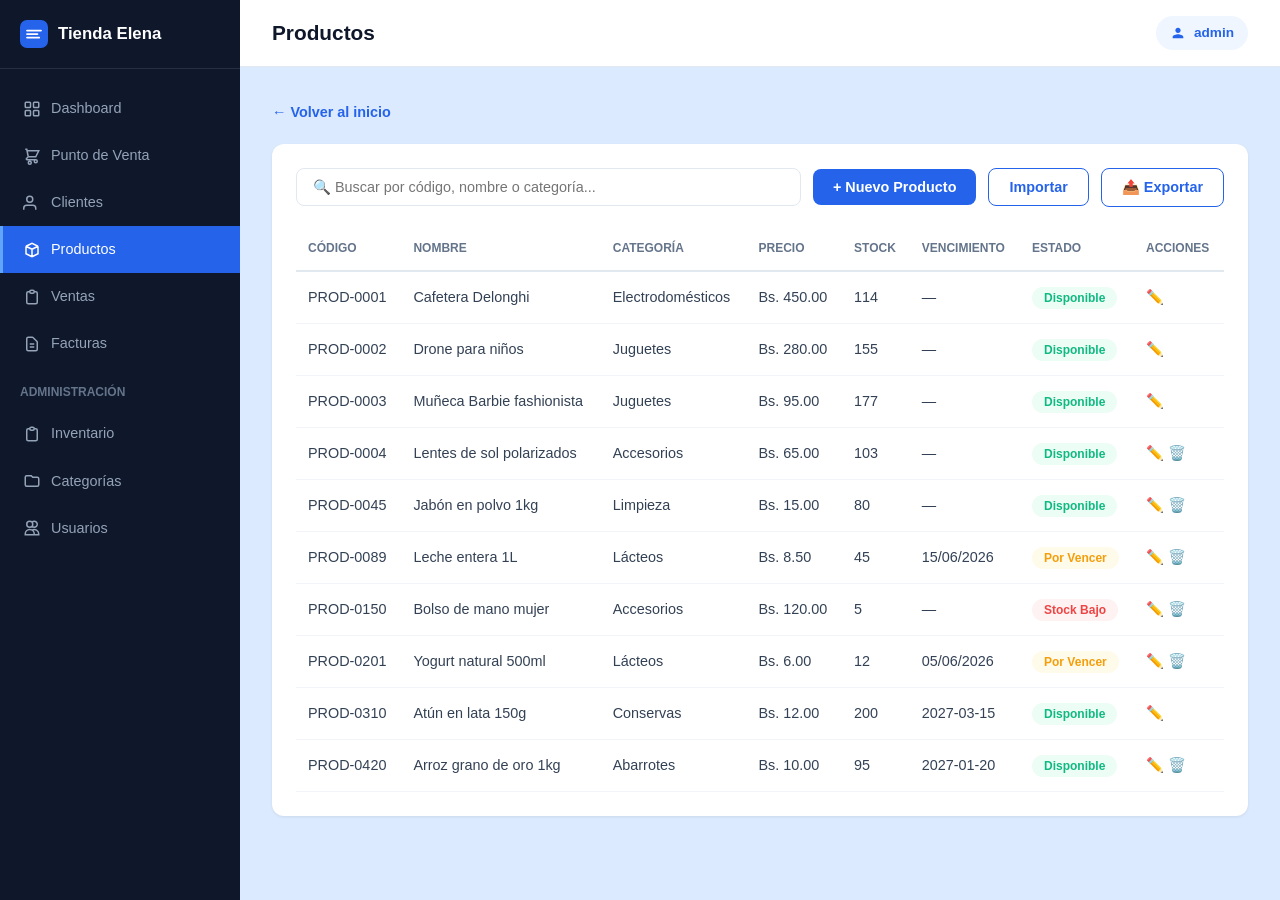
<file: pages/productos.html>
<!DOCTYPE html>
<html lang="es">
<head>
    <meta charset="UTF-8">
    <meta name="viewport" content="width=device-width, initial-scale=1.0">
    <title>Productos - Tienda Elena</title>
    <link rel="stylesheet" href="../css/style.css">
    <style>
        body { background: #dbeafe; }
        .app-layout { display: flex; min-height: 100vh; }
        .app-sidebar {
            width: 240px; background: #0f172a; color: white; padding: 20px 0;
            position: fixed; height: 100vh; overflow-y: auto;
        }
        .app-sidebar-brand { display: flex; align-items: center; gap: 10px; padding: 0 20px 20px; border-bottom: 1px solid rgba(255,255,255,0.1); margin-bottom: 16px; font-weight: 700; font-size: 1.05rem; }
        .app-sidebar-menu li { display: flex; align-items: center; gap: 10px; padding: 12px 20px; color: #94a3b8; font-size: 0.9rem; cursor: pointer; transition: all 0.3s; border-left: 3px solid transparent; }
        .app-sidebar-menu li:hover { color: white; background: rgba(255,255,255,0.05); }
        .app-sidebar-menu li.active { color: white; background: #2563eb; border-left-color: #60a5fa; }
        .app-sidebar-section { padding: 16px 20px 8px; font-size: 0.75rem; color: #64748b; text-transform: uppercase; font-weight: 700; }
        .app-main { margin-left: 240px; flex: 1; }
        .app-topbar { background: white; padding: 16px 32px; display: flex; justify-content: space-between; align-items: center; border-bottom: 1px solid #e2e8f0; }
        .app-topbar h2 { font-size: 1.3rem; font-weight: 700; color: #0f172a; }
        .app-user-badge { display: flex; align-items: center; gap: 8px; padding: 6px 14px; background: #eff6ff; border-radius: 50px; font-size: 0.85rem; font-weight: 600; color: #2563eb; }
        .app-content { padding: 32px; }
        .content-card { background: white; border-radius: 12px; padding: 24px; box-shadow: 0 1px 3px rgba(0,0,0,0.08); }
        .toolbar { display: flex; gap: 12px; margin-bottom: 20px; flex-wrap: wrap; align-items: center; }
        .search-input { flex: 1; min-width: 250px; padding: 10px 16px; border: 1px solid #e2e8f0; border-radius: 8px; font-size: 0.9rem; outline: none; }
        .search-input:focus { border-color: #2563eb; box-shadow: 0 0 0 3px rgba(37,99,235,0.1); }
        .btn-p { background: #2563eb; color: white; border: none; padding: 10px 20px; border-radius: 8px; font-size: 0.9rem; font-weight: 600; cursor: pointer; }
        .btn-p:hover { background: #1d4ed8; }
        .btn-o { background: white; color: #2563eb; border: 1px solid #2563eb; padding: 10px 20px; border-radius: 8px; font-size: 0.9rem; font-weight: 600; cursor: pointer; }
        table { width: 100%; border-collapse: collapse; }
        th { text-align: left; padding: 12px; font-size: 0.75rem; font-weight: 700; color: #64748b; text-transform: uppercase; border-bottom: 2px solid #e2e8f0; }
        td { padding: 14px 12px; font-size: 0.9rem; color: #334155; border-bottom: 1px solid #f1f5f9; }
        tbody tr:hover { background: #f8fafc; }
        .badge { padding: 4px 12px; border-radius: 50px; font-size: 0.75rem; font-weight: 600; }
        .badge-ok { background: #ecfdf5; color: #10b981; }
        .badge-low { background: #fef2f2; color: #ef4444; }
        .badge-warn { background: #fffbeb; color: #f59e0b; }
        .back-link { display: inline-flex; align-items: center; gap: 6px; color: #2563eb; font-size: 0.9rem; font-weight: 600; margin-bottom: 20px; cursor: pointer; }
        @media (max-width: 768px) { .app-sidebar { display: none; } .app-main { margin-left: 0; } .app-content { padding: 16px; } }
    </style>
</head>
<body>
    <div class="app-layout">
        <aside class="app-sidebar">
            <div class="app-sidebar-brand">
                <svg width="28" height="28" viewBox="0 0 32 32" fill="none"><rect width="32" height="32" rx="8" fill="#2563eb"/><path d="M8 12h16M8 16h12M8 20h14" stroke="white" stroke-width="2" stroke-linecap="round"/></svg>
                Tienda Elena
            </div>
            <ul class="app-sidebar-menu">
                <li><svg width="18" height="18" viewBox="0 0 24 24" fill="none" stroke="currentColor" stroke-width="2"><rect x="3" y="3" width="7" height="7" rx="1"/><rect x="14" y="3" width="7" height="7" rx="1"/><rect x="3" y="14" width="7" height="7" rx="1"/><rect x="14" y="14" width="7" height="7" rx="1"/></svg> Dashboard</li>
                <li><svg width="18" height="18" viewBox="0 0 24 24" fill="none" stroke="currentColor" stroke-width="2"><path d="M3 3h2l.4 2M7 13h10l4-8H5.4M7 13L5.4 5M7 13l-2.293 2.293c-.63.63-.184 1.707.707 1.707H17m0 0a2 2 0 100 4 2 2 0 000-4zm-8 2a2 2 0 100 4 2 2 0 000-4z"/></svg> Punto de Venta</li>
                <li><svg width="18" height="18" viewBox="0 0 24 24" fill="none" stroke="currentColor" stroke-width="2"><path d="M17 21v-2a4 4 0 00-4-4H5a4 4 0 00-4 4v2"/><circle cx="9" cy="7" r="4"/></svg> Clientes</li>
                <li class="active"><svg width="18" height="18" viewBox="0 0 24 24" fill="none" stroke="currentColor" stroke-width="2"><path d="M20 7l-8-4-8 4m16 0l-8 4m8-4v10l-8 4m0-10L4 7m8 4v10M4 7v10l8 4"/></svg> Productos</li>
                <li><svg width="18" height="18" viewBox="0 0 24 24" fill="none" stroke="currentColor" stroke-width="2"><path d="M9 5H7a2 2 0 00-2 2v12a2 2 0 002 2h10a2 2 0 002-2V7a2 2 0 00-2-2h-2M9 5a2 2 0 002 2h2a2 2 0 002-2M9 5a2 2 0 012-2h2a2 2 0 012 2"/></svg> Ventas</li>
                <li><svg width="18" height="18" viewBox="0 0 24 24" fill="none" stroke="currentColor" stroke-width="2"><path d="M9 12h6m-6 4h6m2 5H7a2 2 0 01-2-2V5a2 2 0 012-2h5.586a1 1 0 01.707.293l5.414 5.414a1 1 0 01.293.707V19a2 2 0 01-2 2z"/></svg> Facturas</li>
            </ul>
            <div class="app-sidebar-section">Administración</div>
            <ul class="app-sidebar-menu">
                <li><svg width="18" height="18" viewBox="0 0 24 24" fill="none" stroke="currentColor" stroke-width="2"><path d="M9 5H7a2 2 0 00-2 2v12a2 2 0 002 2h10a2 2 0 002-2V7a2 2 0 00-2-2h-2M9 5a2 2 0 002 2h2a2 2 0 002-2M9 5a2 2 0 012-2h2a2 2 0 012 2"/></svg> Inventario</li>
                <li><svg width="18" height="18" viewBox="0 0 24 24" fill="none" stroke="currentColor" stroke-width="2"><path d="M3 7v10a2 2 0 002 2h14a2 2 0 002-2V9a2 2 0 00-2-2h-6l-2-2H5a2 2 0 00-2 2z"/></svg> Categorías</li>
                <li><svg width="18" height="18" viewBox="0 0 24 24" fill="none" stroke="currentColor" stroke-width="2"><path d="M12 4.354a4 4 0 110 5.292M15 21H3v-1a6 6 0 0112 0v1zm0 0h6v-1a6 6 0 00-9-5.197M13 7a4 4 0 11-8 0 4 4 0 018 0z"/></svg> Usuarios</li>
            </ul>
        </aside>
        <main class="app-main">
            <div class="app-topbar">
                <h2>Productos</h2>
                <div class="app-user-badge">
                    <svg width="16" height="16" viewBox="0 0 24 24" fill="currentColor"><path d="M12 12c2.21 0 4-1.79 4-4s-1.79-4-4-4-4 1.79-4 4 1.79 4 4 4zm0 2c-2.67 0-8 1.34-8 4v2h16v-2c0-2.66-5.33-4-8-4z"/></svg>
                    admin 
                </div>
            </div>
            <div class="app-content">
                <a href="../index.html" class="back-link">← Volver al inicio</a>
                <div class="content-card">
                    <div class="toolbar">
                        <input type="text" class="search-input" placeholder="🔍 Buscar por código, nombre o categoría..." id="searchInput">
                        <button class="btn-p">+ Nuevo Producto</button>
                        <button class="btn-o"> Importar</button>
                        <button class="btn-o">📤 Exportar</button>
                    </div>
                    <table>
                        <thead>
                            <tr>
                                <th>Código</th>
                                <th>Nombre</th>
                                <th>Categoría</th>
                                <th>Precio</th>
                                <th>Stock</th>
                                <th>Vencimiento</th>
                                <th>Estado</th>
                                <th>Acciones</th>
                            </tr>
                        </thead>
                        <tbody id="productsTable">
                            <tr><td>PROD-0001</td><td>Cafetera Delonghi</td><td>Electrodomésticos</td><td>Bs. 450.00</td><td>114</td><td>—</td><td><span class="badge badge-ok">Disponible</span></td><td>✏️ ️</td></tr>
                            <tr><td>PROD-0002</td><td>Drone para niños</td><td>Juguetes</td><td>Bs. 280.00</td><td>155</td><td>—</td><td><span class="badge badge-ok">Disponible</span></td><td>✏️ ️</td></tr>
                            <tr><td>PROD-0003</td><td>Muñeca Barbie fashionista</td><td>Juguetes</td><td>Bs. 95.00</td><td>177</td><td>—</td><td><span class="badge badge-ok">Disponible</span></td><td>✏️ ️</td></tr>
                            <tr><td>PROD-0004</td><td>Lentes de sol polarizados</td><td>Accesorios</td><td>Bs. 65.00</td><td>103</td><td>—</td><td><span class="badge badge-ok">Disponible</span></td><td>✏️ 🗑️</td></tr>
                            <tr><td>PROD-0045</td><td>Jabón en polvo 1kg</td><td>Limpieza</td><td>Bs. 15.00</td><td>80</td><td>—</td><td><span class="badge badge-ok">Disponible</span></td><td>✏️ 🗑️</td></tr>
                            <tr><td>PROD-0089</td><td>Leche entera 1L</td><td>Lácteos</td><td>Bs. 8.50</td><td>45</td><td>15/06/2026</td><td><span class="badge badge-warn">Por Vencer</span></td><td>✏️ 🗑️</td></tr>
                            <tr><td>PROD-0150</td><td>Bolso de mano mujer</td><td>Accesorios</td><td>Bs. 120.00</td><td>5</td><td>—</td><td><span class="badge badge-low">Stock Bajo</span></td><td>✏️ 🗑️</td></tr>
                            <tr><td>PROD-0201</td><td>Yogurt natural 500ml</td><td>Lácteos</td><td>Bs. 6.00</td><td>12</td><td>05/06/2026</td><td><span class="badge badge-warn">Por Vencer</span></td><td>✏️ 🗑️</td></tr>
                            <tr><td>PROD-0310</td><td>Atún en lata 150g</td><td>Conservas</td><td>Bs. 12.00</td><td>200</td><td>2027-03-15</td><td><span class="badge badge-ok">Disponible</span></td><td>✏️ ️</td></tr>
                            <tr><td>PROD-0420</td><td>Arroz grano de oro 1kg</td><td>Abarrotes</td><td>Bs. 10.00</td><td>95</td><td>2027-01-20</td><td><span class="badge badge-ok">Disponible</span></td><td>✏️ 🗑️</td></tr>
                        </tbody>
                    </table>
                </div>
            </div>
        </main>
    </div>
    <script>
        document.getElementById('searchInput').addEventListener('input', function() {
            const filter = this.value.toLowerCase();
            const rows = document.querySelectorAll('#productsTable tr');
            rows.forEach(row => {
                const text = row.textContent.toLowerCase();
                row.style.display = text.includes(filter) ? '' : 'none';
            });
        });
    </script>
</body>
</html>
</file>
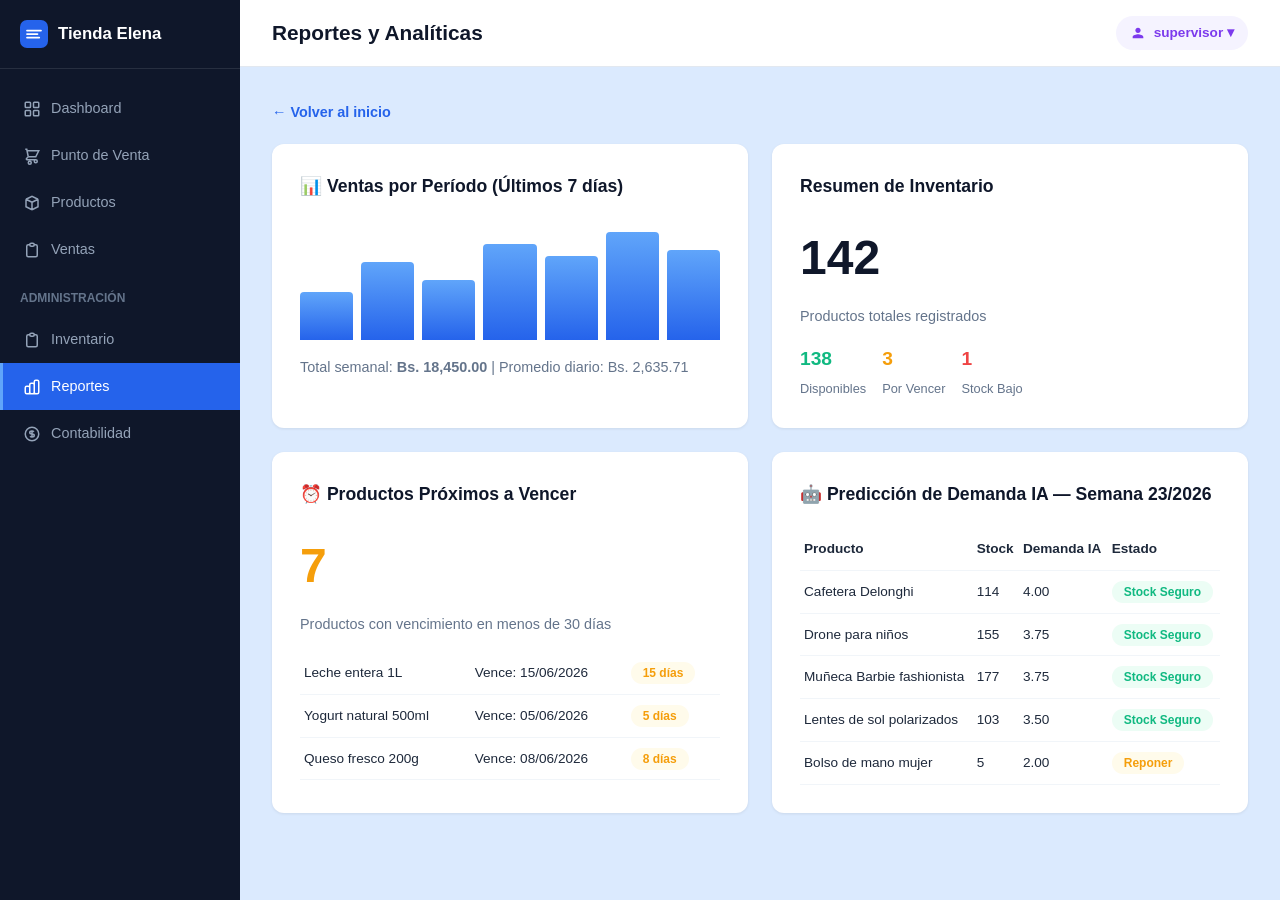
<file: pages/reportes.html>
<!DOCTYPE html>
<html lang="es">
<head>
    <meta charset="UTF-8">
    <meta name="viewport" content="width=device-width, initial-scale=1.0">
    <title>Reportes - Tienda Elena</title>
    <link rel="stylesheet" href="../css/style.css">
    <style>
        body { background: #dbeafe; }
        .app-layout { display: flex; min-height: 100vh; }
        .app-sidebar { width: 240px; background: #0f172a; color: white; padding: 20px 0; position: fixed; height: 100vh; overflow-y: auto; }
        .app-sidebar-brand { display: flex; align-items: center; gap: 10px; padding: 0 20px 20px; border-bottom: 1px solid rgba(255,255,255,0.1); margin-bottom: 16px; font-weight: 700; font-size: 1.05rem; }
        .app-sidebar-menu li { display: flex; align-items: center; gap: 10px; padding: 12px 20px; color: #94a3b8; font-size: 0.9rem; cursor: pointer; transition: all 0.3s; border-left: 3px solid transparent; }
        .app-sidebar-menu li:hover { color: white; background: rgba(255,255,255,0.05); }
        .app-sidebar-menu li.active { color: white; background: #2563eb; border-left-color: #60a5fa; }
        .app-sidebar-section { padding: 16px 20px 8px; font-size: 0.75rem; color: #64748b; text-transform: uppercase; font-weight: 700; }
        .app-main { margin-left: 240px; flex: 1; }
        .app-topbar { background: white; padding: 16px 32px; display: flex; justify-content: space-between; align-items: center; border-bottom: 1px solid #e2e8f0; }
        .app-topbar h2 { font-size: 1.3rem; font-weight: 700; color: #0f172a; }
        .app-user-badge { display: flex; align-items: center; gap: 8px; padding: 6px 14px; background: #f5f3ff; border-radius: 50px; font-size: 0.85rem; font-weight: 600; color: #7c3aed; }
        .app-content { padding: 32px; }
        .reports-grid { display: grid; grid-template-columns: repeat(2, 1fr); gap: 24px; margin-bottom: 24px; }
        .report-card { background: white; border-radius: 12px; padding: 28px; box-shadow: 0 1px 3px rgba(0,0,0,0.08); }
        .report-card h3 { font-size: 1.1rem; font-weight: 700; color: #0f172a; margin-bottom: 20px; }
        .mini-chart { display: flex; align-items: flex-end; gap: 8px; height: 120px; margin-bottom: 16px; }
        .mini-bar { flex: 1; background: linear-gradient(to top, #2563eb, #60a5fa); border-radius: 4px 4px 0 0; min-height: 10px; }
        .report-stat { font-size: 3rem; font-weight: 800; color: #0f172a; margin-bottom: 8px; }
        .report-stat.warning { color: #f59e0b; }
        .report-stat.danger { color: #ef4444; }
        .report-summary { font-size: 0.9rem; color: #64748b; }
        .report-table { width: 100%; border-collapse: collapse; }
        .report-table td { padding: 10px 4px; font-size: 0.85rem; border-bottom: 1px solid #f1f5f9; }
        .badge-green { padding: 4px 12px; background: #ecfdf5; color: #10b981; border-radius: 50px; font-size: 0.75rem; font-weight: 600; }
        .badge-warn { padding: 4px 12px; background: #fffbeb; color: #f59e0b; border-radius: 50px; font-size: 0.75rem; font-weight: 600; }
        .back-link { display: inline-flex; align-items: center; gap: 6px; color: #2563eb; font-size: 0.9rem; font-weight: 600; margin-bottom: 20px; cursor: pointer; }
        @media (max-width: 768px) { .app-sidebar { display: none; } .app-main { margin-left: 0; } .reports-grid { grid-template-columns: 1fr; } .app-content { padding: 16px; } }
    </style>
</head>
<body>
    <div class="app-layout">
        <aside class="app-sidebar">
            <div class="app-sidebar-brand">
                <svg width="28" height="28" viewBox="0 0 32 32" fill="none"><rect width="32" height="32" rx="8" fill="#2563eb"/><path d="M8 12h16M8 16h12M8 20h14" stroke="white" stroke-width="2" stroke-linecap="round"/></svg>
                Tienda Elena
            </div>
            <ul class="app-sidebar-menu">
                <li><svg width="18" height="18" viewBox="0 0 24 24" fill="none" stroke="currentColor" stroke-width="2"><rect x="3" y="3" width="7" height="7" rx="1"/><rect x="14" y="3" width="7" height="7" rx="1"/><rect x="3" y="14" width="7" height="7" rx="1"/><rect x="14" y="14" width="7" height="7" rx="1"/></svg> Dashboard</li>
                <li><svg width="18" height="18" viewBox="0 0 24 24" fill="none" stroke="currentColor" stroke-width="2"><path d="M3 3h2l.4 2M7 13h10l4-8H5.4M7 13L5.4 5M7 13l-2.293 2.293c-.63.63-.184 1.707.707 1.707H17m0 0a2 2 0 100 4 2 2 0 000-4zm-8 2a2 2 0 100 4 2 2 0 000-4z"/></svg> Punto de Venta</li>
                <li><svg width="18" height="18" viewBox="0 0 24 24" fill="none" stroke="currentColor" stroke-width="2"><path d="M20 7l-8-4-8 4m16 0l-8 4m8-4v10l-8 4m0-10L4 7m8 4v10M4 7v10l8 4"/></svg> Productos</li>
                <li><svg width="18" height="18" viewBox="0 0 24 24" fill="none" stroke="currentColor" stroke-width="2"><path d="M9 5H7a2 2 0 00-2 2v12a2 2 0 002 2h10a2 2 0 002-2V7a2 2 0 00-2-2h-2M9 5a2 2 0 002 2h2a2 2 0 002-2M9 5a2 2 0 012-2h2a2 2 0 012 2"/></svg> Ventas</li>
            </ul>
            <div class="app-sidebar-section">Administración</div>
            <ul class="app-sidebar-menu">
                <li><svg width="18" height="18" viewBox="0 0 24 24" fill="none" stroke="currentColor" stroke-width="2"><path d="M9 5H7a2 2 0 00-2 2v12a2 2 0 002 2h10a2 2 0 002-2V7a2 2 0 00-2-2h-2M9 5a2 2 0 002 2h2a2 2 0 002-2M9 5a2 2 0 012-2h2a2 2 0 012 2"/></svg> Inventario</li>
                <li class="active"><svg width="18" height="18" viewBox="0 0 24 24" fill="none" stroke="currentColor" stroke-width="2"><path d="M9 19v-6a2 2 0 00-2-2H5a2 2 0 00-2 2v6a2 2 0 002 2h2a2 2 0 002-2zm0 0V9a2 2 0 012-2h2a2 2 0 012 2v10m-6 0a2 2 0 002 2h2a2 2 0 002-2m0 0V5a2 2 0 012-2h2a2 2 0 012 2v14a2 2 0 01-2 2h-2a2 2 0 01-2-2z"/></svg> Reportes</li>
                <li><svg width="18" height="18" viewBox="0 0 24 24" fill="none" stroke="currentColor" stroke-width="2"><path d="M12 8c-1.657 0-3 .895-3 2s1.343 2 3 2 3 .895 3 2-1.343 2-3 2m0-8c1.11 0 2.08.402 2.599 1M12 8V7m0 1v8m0 0v1m0-1c-1.11 0-2.08-.402-2.599-1M21 12a9 9 0 11-18 0 9 9 0 0118 0z"/></svg> Contabilidad</li>
            </ul>
        </aside>
        <main class="app-main">
            <div class="app-topbar">
                <h2>Reportes y Analíticas</h2>
                <div class="app-user-badge">
                    <svg width="16" height="16" viewBox="0 0 24 24" fill="currentColor"><path d="M12 12c2.21 0 4-1.79 4-4s-1.79-4-4-4-4 1.79-4 4 1.79 4 4 4zm0 2c-2.67 0-8 1.34-8 4v2h16v-2c0-2.66-5.33-4-8-4z"/></svg>
                    supervisor ▾
                </div>
            </div>
            <div class="app-content">
                <a href="../index.html" class="back-link">← Volver al inicio</a>
                <div class="reports-grid">
                    <div class="report-card">
                        <h3>📊 Ventas por Período (Últimos 7 días)</h3>
                        <div class="mini-chart">
                            <div class="mini-bar" style="height:40%"></div>
                            <div class="mini-bar" style="height:65%"></div>
                            <div class="mini-bar" style="height:50%"></div>
                            <div class="mini-bar" style="height:80%"></div>
                            <div class="mini-bar" style="height:70%"></div>
                            <div class="mini-bar" style="height:90%"></div>
                            <div class="mini-bar" style="height:75%"></div>
                        </div>
                        <p class="report-summary">Total semanal: <strong>Bs. 18,450.00</strong> | Promedio diario: Bs. 2,635.71</p>
                    </div>
                    <div class="report-card">
                        <h3> Resumen de Inventario</h3>
                        <div class="report-stat">142</div>
                        <p class="report-summary">Productos totales registrados</p>
                        <div style="margin-top:16px;display:flex;gap:16px;flex-wrap:wrap;">
                            <div><span style="color:#10b981;font-weight:700;font-size:1.2rem">138</span><br><span style="font-size:0.8rem;color:#64748b">Disponibles</span></div>
                            <div><span style="color:#f59e0b;font-weight:700;font-size:1.2rem">3</span><br><span style="font-size:0.8rem;color:#64748b">Por Vencer</span></div>
                            <div><span style="color:#ef4444;font-weight:700;font-size:1.2rem">1</span><br><span style="font-size:0.8rem;color:#64748b">Stock Bajo</span></div>
                        </div>
                    </div>
                    <div class="report-card">
                        <h3>⏰ Productos Próximos a Vencer</h3>
                        <div class="report-stat warning">7</div>
                        <p class="report-summary">Productos con vencimiento en menos de 30 días</p>
                        <table class="report-table" style="margin-top:16px">
                            <tr><td>Leche entera 1L</td><td>Vence: 15/06/2026</td><td><span class="badge-warn">15 días</span></td></tr>
                            <tr><td>Yogurt natural 500ml</td><td>Vence: 05/06/2026</td><td><span class="badge-warn">5 días</span></td></tr>
                            <tr><td>Queso fresco 200g</td><td>Vence: 08/06/2026</td><td><span class="badge-warn">8 días</span></td></tr>
                        </table>
                    </div>
                    <div class="report-card">
                        <h3>🤖 Predicción de Demanda IA — Semana 23/2026</h3>
                        <table class="report-table">
                            <tr><td><strong>Producto</strong></td><td><strong>Stock</strong></td><td><strong>Demanda IA</strong></td><td><strong>Estado</strong></td></tr>
                            <tr><td>Cafetera Delonghi</td><td>114</td><td>4.00</td><td><span class="badge-green">Stock Seguro</span></td></tr>
                            <tr><td>Drone para niños</td><td>155</td><td>3.75</td><td><span class="badge-green">Stock Seguro</span></td></tr>
                            <tr><td>Muñeca Barbie fashionista</td><td>177</td><td>3.75</td><td><span class="badge-green">Stock Seguro</span></td></tr>
                            <tr><td>Lentes de sol polarizados</td><td>103</td><td>3.50</td><td><span class="badge-green">Stock Seguro</span></td></tr>
                            <tr><td>Bolso de mano mujer</td><td>5</td><td>2.00</td><td><span class="badge-warn">Reponer</span></td></tr>
                        </table>
                    </div>
                </div>
            </div>
        </main>
    </div>
</body>
</html>
</file>
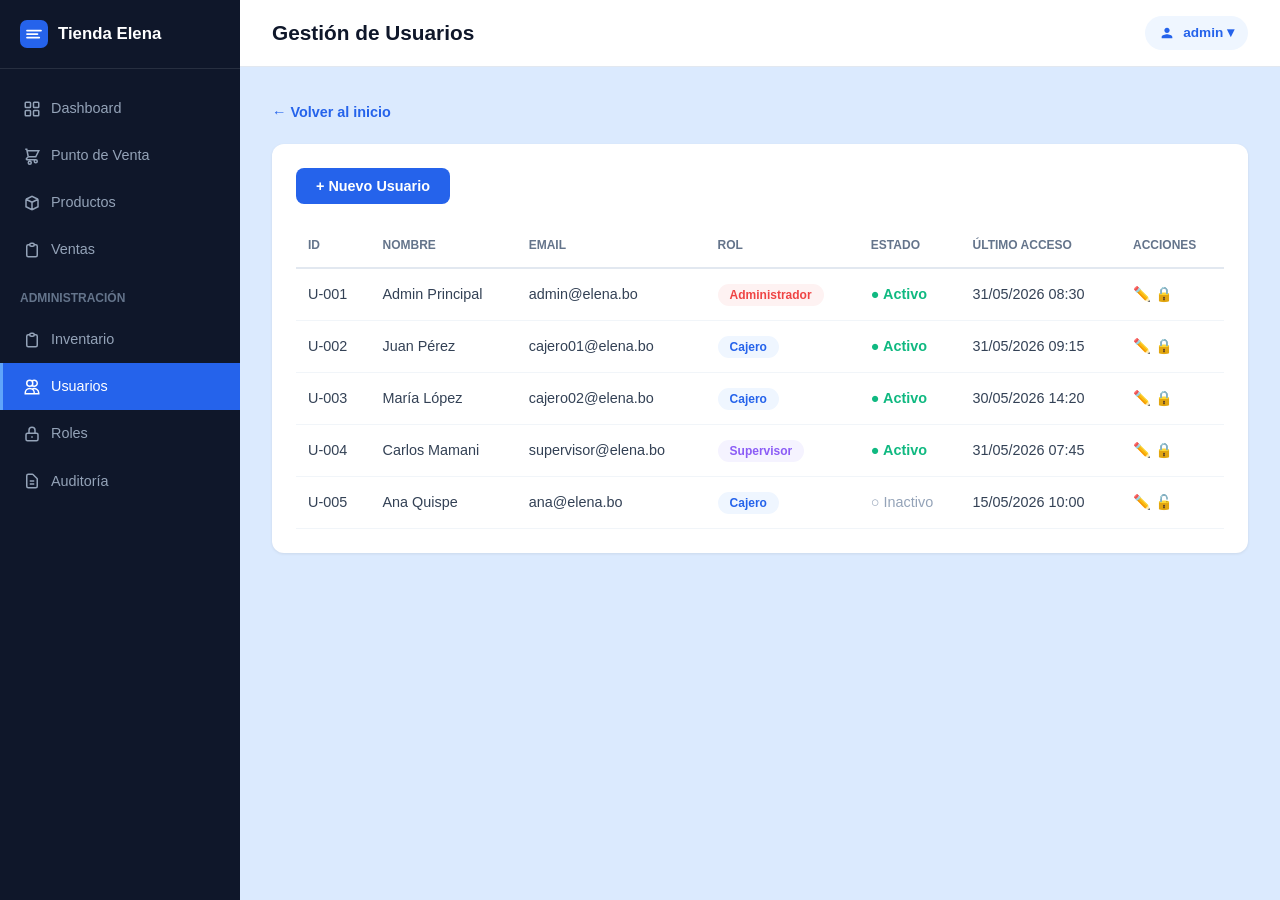
<file: pages/usuarios.html>
<!DOCTYPE html>
<html lang="es">
<head>
    <meta charset="UTF-8">
    <meta name="viewport" content="width=device-width, initial-scale=1.0">
    <title>Usuarios - Tienda Elena</title>
    <link rel="stylesheet" href="../css/style.css">
    <style>
        body { background: #dbeafe; }
        .app-layout { display: flex; min-height: 100vh; }
        .app-sidebar { width: 240px; background: #0f172a; color: white; padding: 20px 0; position: fixed; height: 100vh; overflow-y: auto; }
        .app-sidebar-brand { display: flex; align-items: center; gap: 10px; padding: 0 20px 20px; border-bottom: 1px solid rgba(255,255,255,0.1); margin-bottom: 16px; font-weight: 700; font-size: 1.05rem; }
        .app-sidebar-menu li { display: flex; align-items: center; gap: 10px; padding: 12px 20px; color: #94a3b8; font-size: 0.9rem; cursor: pointer; transition: all 0.3s; border-left: 3px solid transparent; }
        .app-sidebar-menu li:hover { color: white; background: rgba(255,255,255,0.05); }
        .app-sidebar-menu li.active { color: white; background: #2563eb; border-left-color: #60a5fa; }
        .app-sidebar-section { padding: 16px 20px 8px; font-size: 0.75rem; color: #64748b; text-transform: uppercase; font-weight: 700; }
        .app-main { margin-left: 240px; flex: 1; }
        .app-topbar { background: white; padding: 16px 32px; display: flex; justify-content: space-between; align-items: center; border-bottom: 1px solid #e2e8f0; }
        .app-topbar h2 { font-size: 1.3rem; font-weight: 700; color: #0f172a; }
        .app-user-badge { display: flex; align-items: center; gap: 8px; padding: 6px 14px; background: #eff6ff; border-radius: 50px; font-size: 0.85rem; font-weight: 600; color: #2563eb; }
        .app-content { padding: 32px; }
        .content-card { background: white; border-radius: 12px; padding: 24px; box-shadow: 0 1px 3px rgba(0,0,0,0.08); }
        .toolbar { display: flex; gap: 12px; margin-bottom: 20px; }
        .btn-p { background: #2563eb; color: white; border: none; padding: 10px 20px; border-radius: 8px; font-size: 0.9rem; font-weight: 600; cursor: pointer; }
        table { width: 100%; border-collapse: collapse; }
        th { text-align: left; padding: 12px; font-size: 0.75rem; font-weight: 700; color: #64748b; text-transform: uppercase; border-bottom: 2px solid #e2e8f0; }
        td { padding: 14px 12px; font-size: 0.9rem; color: #334155; border-bottom: 1px solid #f1f5f9; }
        tbody tr:hover { background: #f8fafc; }
        .role-badge { padding: 4px 12px; border-radius: 50px; font-size: 0.75rem; font-weight: 600; }
        .role-admin { background: #fef2f2; color: #ef4444; }
        .role-cajero { background: #eff6ff; color: #2563eb; }
        .role-super { background: #f5f3ff; color: #8b5cf6; }
        .status-active { color: #10b981; font-weight: 600; }
        .back-link { display: inline-flex; align-items: center; gap: 6px; color: #2563eb; font-size: 0.9rem; font-weight: 600; margin-bottom: 20px; cursor: pointer; }
        @media (max-width: 768px) { .app-sidebar { display: none; } .app-main { margin-left: 0; } .app-content { padding: 16px; } }
    </style>
</head>
<body>
    <div class="app-layout">
        <aside class="app-sidebar">
            <div class="app-sidebar-brand">
                <svg width="28" height="28" viewBox="0 0 32 32" fill="none"><rect width="32" height="32" rx="8" fill="#2563eb"/><path d="M8 12h16M8 16h12M8 20h14" stroke="white" stroke-width="2" stroke-linecap="round"/></svg>
                Tienda Elena
            </div>
            <ul class="app-sidebar-menu">
                <li><svg width="18" height="18" viewBox="0 0 24 24" fill="none" stroke="currentColor" stroke-width="2"><rect x="3" y="3" width="7" height="7" rx="1"/><rect x="14" y="3" width="7" height="7" rx="1"/><rect x="3" y="14" width="7" height="7" rx="1"/><rect x="14" y="14" width="7" height="7" rx="1"/></svg> Dashboard</li>
                <li><svg width="18" height="18" viewBox="0 0 24 24" fill="none" stroke="currentColor" stroke-width="2"><path d="M3 3h2l.4 2M7 13h10l4-8H5.4M7 13L5.4 5M7 13l-2.293 2.293c-.63.63-.184 1.707.707 1.707H17m0 0a2 2 0 100 4 2 2 0 000-4zm-8 2a2 2 0 100 4 2 2 0 000-4z"/></svg> Punto de Venta</li>
                <li><svg width="18" height="18" viewBox="0 0 24 24" fill="none" stroke="currentColor" stroke-width="2"><path d="M20 7l-8-4-8 4m16 0l-8 4m8-4v10l-8 4m0-10L4 7m8 4v10M4 7v10l8 4"/></svg> Productos</li>
                <li><svg width="18" height="18" viewBox="0 0 24 24" fill="none" stroke="currentColor" stroke-width="2"><path d="M9 5H7a2 2 0 00-2 2v12a2 2 0 002 2h10a2 2 0 002-2V7a2 2 0 00-2-2h-2M9 5a2 2 0 002 2h2a2 2 0 002-2M9 5a2 2 0 012-2h2a2 2 0 012 2"/></svg> Ventas</li>
            </ul>
            <div class="app-sidebar-section">Administración</div>
            <ul class="app-sidebar-menu">
                <li><svg width="18" height="18" viewBox="0 0 24 24" fill="none" stroke="currentColor" stroke-width="2"><path d="M9 5H7a2 2 0 00-2 2v12a2 2 0 002 2h10a2 2 0 002-2V7a2 2 0 00-2-2h-2M9 5a2 2 0 002 2h2a2 2 0 002-2M9 5a2 2 0 012-2h2a2 2 0 012 2"/></svg> Inventario</li>
                <li class="active"><svg width="18" height="18" viewBox="0 0 24 24" fill="none" stroke="currentColor" stroke-width="2"><path d="M12 4.354a4 4 0 110 5.292M15 21H3v-1a6 6 0 0112 0v1zm0 0h6v-1a6 6 0 00-9-5.197M13 7a4 4 0 11-8 0 4 4 0 018 0z"/></svg> Usuarios</li>
                <li><svg width="18" height="18" viewBox="0 0 24 24" fill="none" stroke="currentColor" stroke-width="2"><path d="M12 15v2m-6 4h12a2 2 0 002-2v-6a2 2 0 00-2-2H6a2 2 0 00-2 2v6a2 2 0 002 2zm10-10V7a4 4 0 00-8 0v4h8z"/></svg> Roles</li>
                <li><svg width="18" height="18" viewBox="0 0 24 24" fill="none" stroke="currentColor" stroke-width="2"><path d="M9 12h6m-6 4h6m2 5H7a2 2 0 01-2-2V5a2 2 0 012-2h5.586a1 1 0 01.707.293l5.414 5.414a1 1 0 01.293.707V19a2 2 0 01-2 2z"/></svg> Auditoría</li>
            </ul>
        </aside>
        <main class="app-main">
            <div class="app-topbar">
                <h2>Gestión de Usuarios</h2>
                <div class="app-user-badge">
                    <svg width="16" height="16" viewBox="0 0 24 24" fill="currentColor"><path d="M12 12c2.21 0 4-1.79 4-4s-1.79-4-4-4-4 1.79-4 4 1.79 4 4 4zm0 2c-2.67 0-8 1.34-8 4v2h16v-2c0-2.66-5.33-4-8-4z"/></svg>
                    admin ▾
                </div>
            </div>
            <div class="app-content">
                <a href="../index.html" class="back-link">← Volver al inicio</a>
                <div class="content-card">
                    <div class="toolbar">
                        <button class="btn-p">+ Nuevo Usuario</button>
                    </div>
                    <table>
                        <thead>
                            <tr>
                                <th>ID</th>
                                <th>Nombre</th>
                                <th>Email</th>
                                <th>Rol</th>
                                <th>Estado</th>
                                <th>Último Acceso</th>
                                <th>Acciones</th>
                            </tr>
                        </thead>
                        <tbody>
                            <tr><td>U-001</td><td>Admin Principal</td><td>admin@elena.bo</td><td><span class="role-badge role-admin">Administrador</span></td><td class="status-active">● Activo</td><td>31/05/2026 08:30</td><td>✏️ 🔒</td></tr>
                            <tr><td>U-002</td><td>Juan Pérez</td><td>cajero01@elena.bo</td><td><span class="role-badge role-cajero">Cajero</span></td><td class="status-active">● Activo</td><td>31/05/2026 09:15</td><td>✏️ 🔒</td></tr>
                            <tr><td>U-003</td><td>María López</td><td>cajero02@elena.bo</td><td><span class="role-badge role-cajero">Cajero</span></td><td class="status-active">● Activo</td><td>30/05/2026 14:20</td><td>✏️ 🔒</td></tr>
                            <tr><td>U-004</td><td>Carlos Mamani</td><td>supervisor@elena.bo</td><td><span class="role-badge role-super">Supervisor</span></td><td class="status-active">● Activo</td><td>31/05/2026 07:45</td><td>✏️ 🔒</td></tr>
                            <tr><td>U-005</td><td>Ana Quispe</td><td>ana@elena.bo</td><td><span class="role-badge role-cajero">Cajero</span></td><td style="color:#94a3b8">○ Inactivo</td><td>15/05/2026 10:00</td><td>✏️ 🔓</td></tr>
                        </tbody>
                    </table>
                </div>
            </div>
        </main>
    </div>
</body>
</html>
</file>
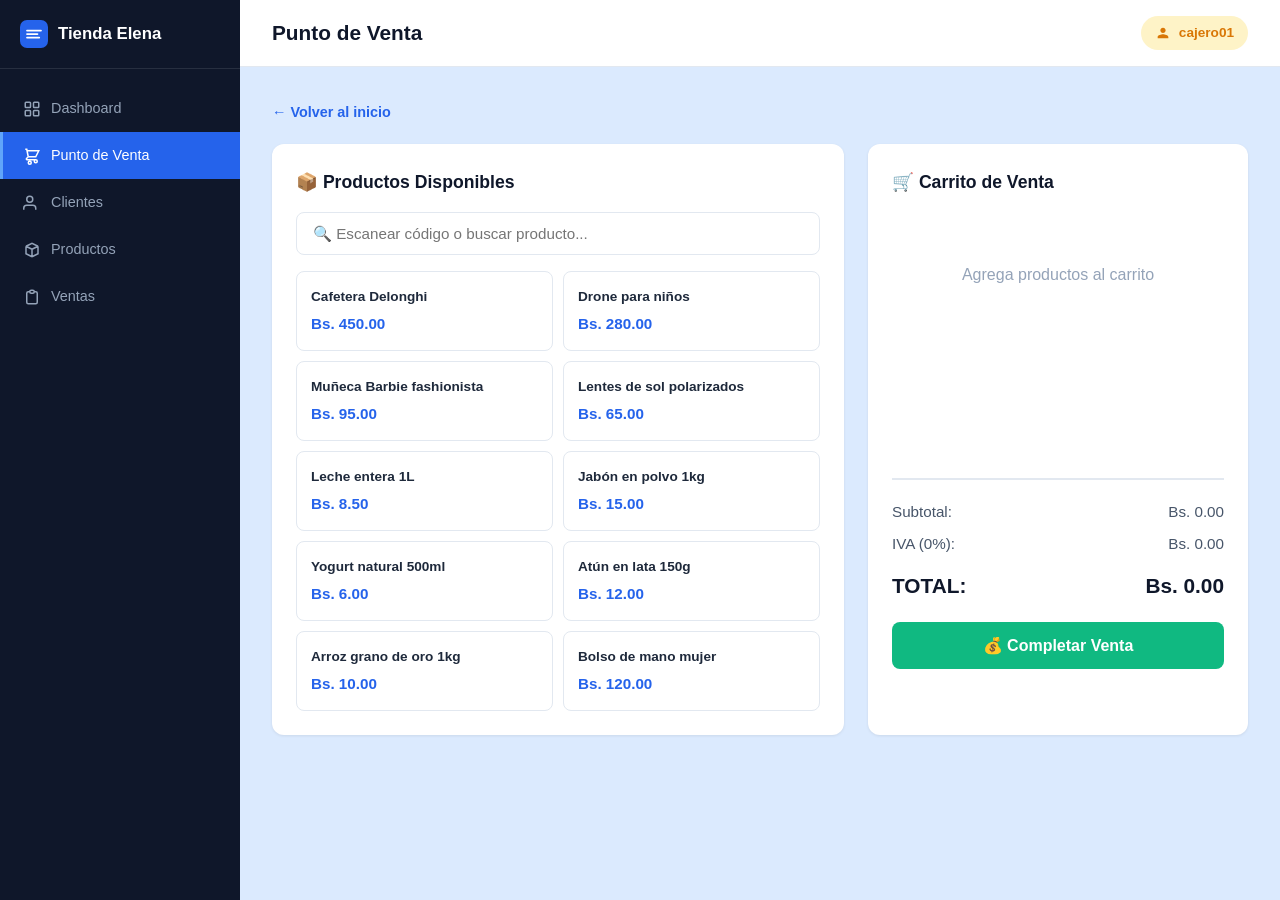
<file: pages/ventas.html>
<!DOCTYPE html>
<html lang="es">
<head>
    <meta charset="UTF-8">
    <meta name="viewport" content="width=device-width, initial-scale=1.0">
    <title>Punto de Venta - Tienda Elena</title>
    <link rel="stylesheet" href="../css/style.css">
    <style>
        body { background: #dbeafe; }
        .app-layout { display: flex; min-height: 100vh; }
        .app-sidebar { width: 240px; background: #0f172a; color: white; padding: 20px 0; position: fixed; height: 100vh; overflow-y: auto; }
        .app-sidebar-brand { display: flex; align-items: center; gap: 10px; padding: 0 20px 20px; border-bottom: 1px solid rgba(255,255,255,0.1); margin-bottom: 16px; font-weight: 700; font-size: 1.05rem; }
        .app-sidebar-menu li { display: flex; align-items: center; gap: 10px; padding: 12px 20px; color: #94a3b8; font-size: 0.9rem; cursor: pointer; transition: all 0.3s; border-left: 3px solid transparent; }
        .app-sidebar-menu li:hover { color: white; background: rgba(255,255,255,0.05); }
        .app-sidebar-menu li.active { color: white; background: #2563eb; border-left-color: #60a5fa; }
        .app-sidebar-section { padding: 16px 20px 8px; font-size: 0.75rem; color: #64748b; text-transform: uppercase; font-weight: 700; }
        .app-main { margin-left: 240px; flex: 1; }
        .app-topbar { background: white; padding: 16px 32px; display: flex; justify-content: space-between; align-items: center; border-bottom: 1px solid #e2e8f0; }
        .app-topbar h2 { font-size: 1.3rem; font-weight: 700; color: #0f172a; }
        .app-user-badge { display: flex; align-items: center; gap: 8px; padding: 6px 14px; background: #fef3c7; border-radius: 50px; font-size: 0.85rem; font-weight: 600; color: #d97706; }
        .app-content { padding: 32px; }
        .pos-grid { display: grid; grid-template-columns: 1fr 380px; gap: 24px; }
        .pos-panel { background: white; border-radius: 12px; padding: 24px; box-shadow: 0 1px 3px rgba(0,0,0,0.08); }
        .pos-panel h3 { font-size: 1.1rem; font-weight: 700; margin-bottom: 16px; color: #0f172a; }
        .pos-search { width: 100%; padding: 12px 16px; border: 1px solid #e2e8f0; border-radius: 8px; font-size: 0.95rem; outline: none; margin-bottom: 16px; }
        .pos-search:focus { border-color: #2563eb; box-shadow: 0 0 0 3px rgba(37,99,235,0.1); }
        .pos-products-grid { display: grid; grid-template-columns: repeat(2, 1fr); gap: 10px; }
        .pos-product-item { padding: 14px; border: 1px solid #e2e8f0; border-radius: 8px; cursor: pointer; transition: all 0.3s; }
        .pos-product-item:hover { border-color: #2563eb; background: #eff6ff; }
        .pos-product-item .name { font-size: 0.85rem; font-weight: 600; color: #1e293b; margin-bottom: 4px; }
        .pos-product-item .price { font-size: 0.95rem; font-weight: 700; color: #2563eb; }
        .cart-items { min-height: 250px; margin-bottom: 16px; }
        .cart-empty { text-align: center; color: #94a3b8; padding: 50px 0; }
        .cart-row { display: flex; justify-content: space-between; align-items: center; padding: 12px 0; border-bottom: 1px solid #f1f5f9; }
        .cart-row .cname { font-weight: 600; font-size: 0.9rem; }
        .cart-row .cqty { color: #64748b; font-size: 0.85rem; }
        .cart-row .cprice { font-weight: 700; color: #2563eb; }
        .cart-row .cremove { background: none; border: none; color: #ef4444; cursor: pointer; font-size: 1rem; }
        .cart-total-section { border-top: 2px solid #e2e8f0; padding-top: 16px; }
        .cart-total-row { display: flex; justify-content: space-between; padding: 4px 0; font-size: 0.95rem; color: #475569; }
        .cart-total-final { font-size: 1.3rem; font-weight: 800; color: #0f172a; padding-top: 8px; }
        .btn-complete { width: 100%; padding: 14px; background: #10b981; color: white; border: none; border-radius: 8px; font-size: 1rem; font-weight: 700; cursor: pointer; margin-top: 16px; }
        .btn-complete:hover { background: #059669; }
        .back-link { display: inline-flex; align-items: center; gap: 6px; color: #2563eb; font-size: 0.9rem; font-weight: 600; margin-bottom: 20px; cursor: pointer; }
        @media (max-width: 768px) { .app-sidebar { display: none; } .app-main { margin-left: 0; } .pos-grid { grid-template-columns: 1fr; } .app-content { padding: 16px; } }
    </style>
</head>
<body>
    <div class="app-layout">
        <aside class="app-sidebar">
            <div class="app-sidebar-brand">
                <svg width="28" height="28" viewBox="0 0 32 32" fill="none"><rect width="32" height="32" rx="8" fill="#2563eb"/><path d="M8 12h16M8 16h12M8 20h14" stroke="white" stroke-width="2" stroke-linecap="round"/></svg>
                Tienda Elena
            </div>
            <ul class="app-sidebar-menu">
                <li><svg width="18" height="18" viewBox="0 0 24 24" fill="none" stroke="currentColor" stroke-width="2"><rect x="3" y="3" width="7" height="7" rx="1"/><rect x="14" y="3" width="7" height="7" rx="1"/><rect x="3" y="14" width="7" height="7" rx="1"/><rect x="14" y="14" width="7" height="7" rx="1"/></svg> Dashboard</li>
                <li class="active"><svg width="18" height="18" viewBox="0 0 24 24" fill="none" stroke="currentColor" stroke-width="2"><path d="M3 3h2l.4 2M7 13h10l4-8H5.4M7 13L5.4 5M7 13l-2.293 2.293c-.63.63-.184 1.707.707 1.707H17m0 0a2 2 0 100 4 2 2 0 000-4zm-8 2a2 2 0 100 4 2 2 0 000-4z"/></svg> Punto de Venta</li>
                <li><svg width="18" height="18" viewBox="0 0 24 24" fill="none" stroke="currentColor" stroke-width="2"><path d="M17 21v-2a4 4 0 00-4-4H5a4 4 0 00-4 4v2"/><circle cx="9" cy="7" r="4"/></svg> Clientes</li>
                <li><svg width="18" height="18" viewBox="0 0 24 24" fill="none" stroke="currentColor" stroke-width="2"><path d="M20 7l-8-4-8 4m16 0l-8 4m8-4v10l-8 4m0-10L4 7m8 4v10M4 7v10l8 4"/></svg> Productos</li>
                <li><svg width="18" height="18" viewBox="0 0 24 24" fill="none" stroke="currentColor" stroke-width="2"><path d="M9 5H7a2 2 0 00-2 2v12a2 2 0 002 2h10a2 2 0 002-2V7a2 2 0 00-2-2h-2M9 5a2 2 0 002 2h2a2 2 0 002-2M9 5a2 2 0 012-2h2a2 2 0 012 2"/></svg> Ventas</li>
            </ul>
        </aside>
        <main class="app-main">
            <div class="app-topbar">
                <h2>Punto de Venta</h2>
                <div class="app-user-badge">
                    <svg width="16" height="16" viewBox="0 0 24 24" fill="currentColor"><path d="M12 12c2.21 0 4-1.79 4-4s-1.79-4-4-4-4 1.79-4 4 1.79 4 4 4zm0 2c-2.67 0-8 1.34-8 4v2h16v-2c0-2.66-5.33-4-8-4z"/></svg>
                    cajero01 
                </div>
            </div>
            <div class="app-content">
                <a href="../index.html" class="back-link">← Volver al inicio</a>
                <div class="pos-grid">
                    <div class="pos-panel">
                        <h3>📦 Productos Disponibles</h3>
                        <input type="text" class="pos-search" placeholder="🔍 Escanear código o buscar producto..." id="posSearch">
                        <div class="pos-products-grid" id="posProducts">
                            <div class="pos-product-item" onclick="addToCart('Cafetera Delonghi', 450)"><div class="name">Cafetera Delonghi</div><div class="price">Bs. 450.00</div></div>
                            <div class="pos-product-item" onclick="addToCart('Drone para niños', 280)"><div class="name">Drone para niños</div><div class="price">Bs. 280.00</div></div>
                            <div class="pos-product-item" onclick="addToCart('Muñeca Barbie fashionista', 95)"><div class="name">Muñeca Barbie fashionista</div><div class="price">Bs. 95.00</div></div>
                            <div class="pos-product-item" onclick="addToCart('Lentes de sol polarizados', 65)"><div class="name">Lentes de sol polarizados</div><div class="price">Bs. 65.00</div></div>
                            <div class="pos-product-item" onclick="addToCart('Leche entera 1L', 8.50)"><div class="name">Leche entera 1L</div><div class="price">Bs. 8.50</div></div>
                            <div class="pos-product-item" onclick="addToCart('Jabón en polvo 1kg', 15)"><div class="name">Jabón en polvo 1kg</div><div class="price">Bs. 15.00</div></div>
                            <div class="pos-product-item" onclick="addToCart('Yogurt natural 500ml', 6)"><div class="name">Yogurt natural 500ml</div><div class="price">Bs. 6.00</div></div>
                            <div class="pos-product-item" onclick="addToCart('Atún en lata 150g', 12)"><div class="name">Atún en lata 150g</div><div class="price">Bs. 12.00</div></div>
                            <div class="pos-product-item" onclick="addToCart('Arroz grano de oro 1kg', 10)"><div class="name">Arroz grano de oro 1kg</div><div class="price">Bs. 10.00</div></div>
                            <div class="pos-product-item" onclick="addToCart('Bolso de mano mujer', 120)"><div class="name">Bolso de mano mujer</div><div class="price">Bs. 120.00</div></div>
                        </div>
                    </div>
                    <div class="pos-panel">
                        <h3>🛒 Carrito de Venta</h3>
                        <div class="cart-items" id="cartItems">
                            <div class="cart-empty">Agrega productos al carrito</div>
                        </div>
                        <div class="cart-total-section">
                            <div class="cart-total-row"><span>Subtotal:</span><span id="cartSubtotal">Bs. 0.00</span></div>
                            <div class="cart-total-row"><span>IVA (0%):</span><span>Bs. 0.00</span></div>
                            <div class="cart-total-row cart-total-final"><span>TOTAL:</span><span id="cartTotal">Bs. 0.00</span></div>
                        </div>
                        <button class="btn-complete" onclick="completeSale()">💰 Completar Venta</button>
                    </div>
                </div>
            </div>
        </main>
    </div>
    <script>
        let cart = [];
        function addToCart(name, price) {
            const existing = cart.find(i => i.name === name);
            if (existing) { existing.qty++; } else { cart.push({ name, price, qty: 1 }); }
            renderCart();
        }
        function removeFromCart(index) { cart.splice(index, 1); renderCart(); }
        function renderCart() {
            const container = document.getElementById('cartItems');
            if (cart.length === 0) { container.innerHTML = '<div class="cart-empty">Agrega productos al carrito</div>'; document.getElementById('cartSubtotal').textContent = 'Bs. 0.00'; document.getElementById('cartTotal').textContent = 'Bs. 0.00'; return; }
            let html = '', total = 0;
            cart.forEach((item, i) => {
                const t = item.price * item.qty; total += t;
                html += `<div class="cart-row"><div><span class="cname">${item.name}</span> <span class="cqty">x${item.qty}</span></div><div><span class="cprice">Bs. ${t.toFixed(2)}</span> <button class="cremove" onclick="removeFromCart(${i})">✕</button></div></div>`;
            });
            container.innerHTML = html;
            document.getElementById('cartSubtotal').textContent = `Bs. ${total.toFixed(2)}`;
            document.getElementById('cartTotal').textContent = `Bs. ${total.toFixed(2)}`;
        }
        function completeSale() {
            if (cart.length === 0) { alert('⚠️ El carrito está vacío.'); return; }
            const total = cart.reduce((s, i) => s + i.price * i.qty, 0);
            alert(`✅ Venta #${2019 + Math.floor(Math.random()*100)} completada!\nTotal: Bs. ${total.toFixed(2)}\nProductos: ${cart.length}`);
            cart = []; renderCart();
        }
        document.getElementById('posSearch').addEventListener('input', function() {
            const f = this.value.toLowerCase();
            document.querySelectorAll('.pos-product-item').forEach(el => { el.style.display = el.textContent.toLowerCase().includes(f) ? '' : 'none'; });
        });
    </script>
</body>
</html>
</file>
<file: css/style.css>
/* ============================================
   MINIMARKET ELENA - LANDING PAGE STYLES
   ============================================ */

/* Reset & Base */
*, *::before, *::after {
    margin: 0;
    padding: 0;
    box-sizing: border-box;
}

:root {
    --primary: #2563eb;
    --primary-dark: #1d4ed8;
    --primary-light: #dbeafe;
    --secondary: #0f172a;
    --accent: #f59e0b;
    --success: #10b981;
    --danger: #ef4444;
    --warning: #f59e0b;
    --info: #06b6d4;
    --purple: #8b5cf6;
    --indigo: #6366f1;
    --teal: #14b8a6;
    --gray-50: #f8fafc;
    --gray-100: #f1f5f9;
    --gray-200: #e2e8f0;
    --gray-300: #cbd5e1;
    --gray-400: #94a3b8;
    --gray-500: #64748b;
    --gray-600: #475569;
    --gray-700: #334155;
    --gray-800: #1e293b;
    --gray-900: #0f172a;
    --white: #ffffff;
    --shadow-sm: 0 1px 2px rgba(0,0,0,0.05);
    --shadow: 0 4px 6px -1px rgba(0,0,0,0.1), 0 2px 4px -2px rgba(0,0,0,0.1);
    --shadow-md: 0 10px 15px -3px rgba(0,0,0,0.1), 0 4px 6px -4px rgba(0,0,0,0.1);
    --shadow-lg: 0 20px 25px -5px rgba(0,0,0,0.1), 0 8px 10px -6px rgba(0,0,0,0.1);
    --shadow-xl: 0 25px 50px -12px rgba(0,0,0,0.25);
    --radius: 12px;
    --radius-sm: 8px;
    --radius-lg: 16px;
    --transition: all 0.3s cubic-bezier(0.4, 0, 0.2, 1);
}

html {
    scroll-behavior: smooth;
    font-size: 16px;
}

body {
    font-family: -apple-system, BlinkMacSystemFont, 'Segoe UI', Roboto, 'Helvetica Neue', Arial, sans-serif;
    color: var(--gray-800);
    background: var(--white);
    line-height: 1.6;
    overflow-x: hidden;
}

a {
    text-decoration: none;
    color: inherit;
}

ul {
    list-style: none;
}

.container {
    max-width: 1280px;
    margin: 0 auto;
    padding: 0 24px;
}

/* ============================================
   NAVBAR
   ============================================ */
.navbar {
    position: fixed;
    top: 0;
    left: 0;
    right: 0;
    z-index: 1000;
    background: rgba(255, 255, 255, 0.95);
    backdrop-filter: blur(20px);
    border-bottom: 1px solid var(--gray-200);
    transition: var(--transition);
}

.navbar.scrolled {
    box-shadow: var(--shadow-md);
}

.nav-container {
    max-width: 1280px;
    margin: 0 auto;
    padding: 0 24px;
    display: flex;
    align-items: center;
    justify-content: space-between;
    height: 72px;
}

.nav-brand {
    display: flex;
    align-items: center;
    gap: 12px;
}

.nav-title {
    font-size: 1.25rem;
    font-weight: 700;
    color: var(--gray-900);
}

.nav-menu {
    display: flex;
    align-items: center;
    gap: 8px;
}

.nav-link {
    padding: 8px 16px;
    border-radius: var(--radius-sm);
    font-size: 0.9rem;
    font-weight: 500;
    color: var(--gray-600);
    transition: var(--transition);
}

.nav-link:hover,
.nav-link.active {
    color: var(--primary);
    background: var(--primary-light);
}

.nav-actions {
    display: flex;
    align-items: center;
    gap: 12px;
}

.nav-toggle {
    display: none;
    flex-direction: column;
    gap: 5px;
    background: none;
    border: none;
    cursor: pointer;
    padding: 8px;
}

.nav-toggle span {
    width: 24px;
    height: 2px;
    background: var(--gray-700);
    border-radius: 2px;
    transition: var(--transition);
}

/* Buttons */
.btn {
    display: inline-flex;
    align-items: center;
    gap: 8px;
    padding: 10px 20px;
    border-radius: var(--radius-sm);
    font-size: 0.9rem;
    font-weight: 600;
    border: none;
    cursor: pointer;
    transition: var(--transition);
    text-decoration: none;
    white-space: nowrap;
}

.btn-primary {
    background: var(--primary);
    color: var(--white);
}

.btn-primary:hover {
    background: var(--primary-dark);
    transform: translateY(-1px);
    box-shadow: var(--shadow-md);
}

.btn-outline {
    background: transparent;
    color: var(--primary);
    border: 2px solid var(--primary);
}

.btn-outline:hover {
    background: var(--primary);
    color: var(--white);
}

.btn-sm {
    padding: 8px 16px;
    font-size: 0.85rem;
}

.btn-lg {
    padding: 14px 28px;
    font-size: 1rem;
}

.btn-xs {
    padding: 6px 12px;
    font-size: 0.8rem;
}

.btn-block {
    width: 100%;
    justify-content: center;
}

/* ============================================
   HERO SECTION
   ============================================ */
.hero {
    position: relative;
    min-height: 100vh;
    display: flex;
    align-items: center;
    padding: 100px 0 60px;
    background: linear-gradient(135deg, #eff6ff 0%, #dbeafe 50%, #bfdbfe 100%);
    overflow: hidden;
}

.hero-bg-pattern {
    position: absolute;
    inset: 0;
    background-image: 
        radial-gradient(circle at 20% 50%, rgba(37, 99, 235, 0.08) 0%, transparent 50%),
        radial-gradient(circle at 80% 20%, rgba(37, 99, 235, 0.06) 0%, transparent 40%),
        radial-gradient(circle at 60% 80%, rgba(245, 158, 11, 0.05) 0%, transparent 40%);
}

.hero-container {
    max-width: 1280px;
    margin: 0 auto;
    padding: 0 24px;
    display: grid;
    grid-template-columns: 1fr 1fr;
    gap: 60px;
    align-items: center;
    position: relative;
    z-index: 1;
}

.hero-badge {
    display: inline-flex;
    align-items: center;
    gap: 8px;
    padding: 6px 16px;
    background: rgba(37, 99, 235, 0.1);
    border: 1px solid rgba(37, 99, 235, 0.2);
    border-radius: 50px;
    font-size: 0.85rem;
    font-weight: 600;
    color: var(--primary);
    margin-bottom: 24px;
}

.badge-dot {
    width: 8px;
    height: 8px;
    background: var(--success);
    border-radius: 50%;
    animation: pulse-dot 2s infinite;
}

@keyframes pulse-dot {
    0%, 100% { opacity: 1; }
    50% { opacity: 0.5; }
}

.hero-title {
    font-size: 3.5rem;
    font-weight: 800;
    line-height: 1.1;
    color: var(--gray-900);
    margin-bottom: 20px;
}

.hero-highlight {
    color: var(--primary);
    position: relative;
}

.hero-highlight::after {
    content: '';
    position: absolute;
    bottom: 4px;
    left: 0;
    right: 0;
    height: 12px;
    background: rgba(37, 99, 235, 0.15);
    border-radius: 4px;
    z-index: -1;
}

.hero-subtitle {
    font-size: 1.15rem;
    color: var(--gray-600);
    margin-bottom: 32px;
    max-width: 520px;
    line-height: 1.7;
}

.hero-buttons {
    display: flex;
    gap: 16px;
    margin-bottom: 48px;
    flex-wrap: wrap;
}

.hero-stats {
    display: flex;
    align-items: center;
    gap: 32px;
}

.stat-item {
    display: flex;
    flex-direction: column;
}

.stat-number {
    font-size: 1.75rem;
    font-weight: 800;
    color: var(--gray-900);
}

.stat-label {
    font-size: 0.85rem;
    color: var(--gray-500);
    font-weight: 500;
}

.stat-divider {
    width: 1px;
    height: 40px;
    background: var(--gray-300);
}

/* Dashboard Preview */
.hero-visual {
    position: relative;
}

.dashboard-preview {
    background: var(--white);
    border-radius: var(--radius-lg);
    box-shadow: var(--shadow-xl);
    overflow: hidden;
    border: 1px solid var(--gray-200);
    transform: perspective(1000px) rotateY(-5deg) rotateX(2deg);
    transition: var(--transition);
}

.dashboard-preview:hover {
    transform: perspective(1000px) rotateY(0deg) rotateX(0deg);
}

.preview-header {
    display: flex;
    align-items: center;
    gap: 12px;
    padding: 12px 16px;
    background: var(--gray-100);
    border-bottom: 1px solid var(--gray-200);
}

.preview-dots {
    display: flex;
    gap: 6px;
}

.dot {
    width: 12px;
    height: 12px;
    border-radius: 50%;
}

.dot.red { background: #ef4444; }
.dot.yellow { background: #f59e0b; }
.dot.green { background: #10b981; }

.preview-title {
    font-size: 0.8rem;
    color: var(--gray-500);
    font-weight: 500;
}

.preview-body {
    padding: 20px;
}

.preview-cards {
    display: grid;
    grid-template-columns: repeat(4, 1fr);
    gap: 12px;
    margin-bottom: 20px;
}

.preview-card {
    padding: 14px 10px;
    border-radius: var(--radius-sm);
    text-align: center;
    border-top: 3px solid;
}

.card-blue { border-color: var(--primary); background: #eff6ff; }
.card-orange { border-color: var(--accent); background: #fffbeb; }
.card-red { border-color: var(--danger); background: #fef2f2; }
.card-green { border-color: var(--success); background: #ecfdf5; }

.pc-label {
    display: block;
    font-size: 0.65rem;
    color: var(--gray-500);
    margin-bottom: 4px;
}

.pc-value {
    display: block;
    font-size: 1.1rem;
    font-weight: 800;
    color: var(--gray-900);
}

.preview-chart {
    background: var(--gray-50);
    border-radius: var(--radius-sm);
    padding: 16px;
    height: 120px;
    display: flex;
    align-items: flex-end;
}

.chart-bars {
    display: flex;
    align-items: flex-end;
    gap: 8px;
    width: 100%;
    height: 100%;
}

.bar {
    flex: 1;
    background: linear-gradient(to top, var(--primary), #60a5fa);
    border-radius: 4px 4px 0 0;
    min-height: 20px;
    transition: var(--transition);
}

.bar:hover {
    opacity: 0.8;
}

/* ============================================
   SECTIONS
   ============================================ */
.section {
    padding: 100px 0;
}

.section-alt {
    background: var(--gray-50);
}

.section-dark {
    background: linear-gradient(135deg, var(--gray-900) 0%, var(--secondary) 100%);
}

.section-header {
    text-align: center;
    margin-bottom: 60px;
}

.section-tag {
    display: inline-block;
    padding: 6px 16px;
    background: var(--primary-light);
    color: var(--primary);
    border-radius: 50px;
    font-size: 0.85rem;
    font-weight: 600;
    margin-bottom: 16px;
}

.section-tag-light {
    background: rgba(37, 99, 235, 0.2);
    color: #93c5fd;
}

.section-title {
    font-size: 2.5rem;
    font-weight: 800;
    color: var(--gray-900);
    margin-bottom: 12px;
}

.text-white {
    color: var(--white) !important;
}

.section-subtitle {
    font-size: 1.1rem;
    color: var(--gray-500);
    max-width: 600px;
    margin: 0 auto;
}

/* ============================================
   MODULES GRID
   ============================================ */
.modules-grid {
    display: grid;
    grid-template-columns: repeat(auto-fill, minmax(280px, 1fr));
    gap: 24px;
}

.module-card {
    background: var(--white);
    border: 1px solid var(--gray-200);
    border-radius: var(--radius);
    padding: 32px 24px;
    transition: var(--transition);
    position: relative;
    overflow: hidden;
}

.module-card::before {
    content: '';
    position: absolute;
    top: 0;
    left: 0;
    right: 0;
    height: 3px;
    background: var(--primary);
    transform: scaleX(0);
    transition: var(--transition);
}

.module-card:hover {
    transform: translateY(-4px);
    box-shadow: var(--shadow-lg);
    border-color: var(--primary);
}

.module-card:hover::before {
    transform: scaleX(1);
}

.module-icon {
    width: 56px;
    height: 56px;
    border-radius: var(--radius-sm);
    display: flex;
    align-items: center;
    justify-content: center;
    margin-bottom: 20px;
}

.icon-blue { background: #eff6ff; color: var(--primary); }
.icon-green { background: #ecfdf5; color: var(--success); }
.icon-orange { background: #fffbeb; color: var(--accent); }
.icon-purple { background: #f5f3ff; color: var(--purple); }
.icon-cyan { background: #ecfeff; color: var(--info); }
.icon-indigo { background: #eef2ff; color: var(--indigo); }
.icon-teal { background: #f0fdfa; color: var(--teal); }
.icon-red { background: #fef2f2; color: var(--danger); }

.module-title {
    font-size: 1.2rem;
    font-weight: 700;
    color: var(--gray-900);
    margin-bottom: 8px;
}

.module-desc {
    font-size: 0.9rem;
    color: var(--gray-500);
    margin-bottom: 16px;
    line-height: 1.6;
}

.module-link {
    font-size: 0.9rem;
    font-weight: 600;
    color: var(--primary);
    transition: var(--transition);
}

.module-link:hover {
    color: var(--primary-dark);
}

/* ============================================
   RF GRID
   ============================================ */
.rf-grid {
    display: grid;
    grid-template-columns: repeat(auto-fill, minmax(250px, 1fr));
    gap: 20px;
}

.rf-card {
    background: var(--white);
    border: 1px solid var(--gray-200);
    border-radius: var(--radius);
    padding: 24px;
    transition: var(--transition);
    position: relative;
}

.rf-card:hover {
    transform: translateY(-2px);
    box-shadow: var(--shadow-md);
}

.rf-card-featured {
    border-color: var(--primary);
    background: linear-gradient(135deg, #eff6ff, #dbeafe);
}

.rf-number {
    display: inline-block;
    padding: 4px 10px;
    background: var(--primary-light);
    color: var(--primary);
    border-radius: 6px;
    font-size: 0.75rem;
    font-weight: 700;
    margin-bottom: 12px;
}

.rf-card h4 {
    font-size: 1rem;
    font-weight: 700;
    color: var(--gray-900);
    margin-bottom: 6px;
}

.rf-card p {
    font-size: 0.85rem;
    color: var(--gray-500);
    line-height: 1.5;
}

.rf-badge {
    position: absolute;
    top: 16px;
    right: 16px;
    padding: 4px 10px;
    background: var(--primary);
    color: var(--white);
    border-radius: 50px;
    font-size: 0.7rem;
    font-weight: 700;
}

/* ============================================
   DEMO SECTION
   ============================================ */
.demo-container {
    display: grid;
    grid-template-columns: 240px 1fr;
    background: var(--white);
    border-radius: var(--radius-lg);
    box-shadow: var(--shadow-xl);
    overflow: hidden;
    border: 1px solid var(--gray-200);
    min-height: 600px;
}

.demo-sidebar {
    background: var(--secondary);
    padding: 20px 0;
}

.demo-sidebar-brand {
    display: flex;
    align-items: center;
    gap: 10px;
    padding: 0 20px 20px;
    border-bottom: 1px solid rgba(255,255,255,0.1);
    margin-bottom: 16px;
    color: var(--white);
    font-weight: 700;
    font-size: 1.05rem;
}

.demo-sidebar-menu li {
    display: flex;
    align-items: center;
    gap: 10px;
    padding: 12px 20px;
    color: var(--gray-400);
    font-size: 0.9rem;
    cursor: pointer;
    transition: var(--transition);
    border-left: 3px solid transparent;
}

.demo-sidebar-menu li:hover {
    color: var(--white);
    background: rgba(255,255,255,0.05);
}

.demo-sidebar-menu li.active {
    color: var(--white);
    background: var(--primary);
    border-left-color: #60a5fa;
}

.demo-content {
    padding: 24px;
    background: var(--gray-50);
    overflow-y: auto;
    max-height: 650px;
}

.demo-topbar {
    display: flex;
    justify-content: space-between;
    align-items: center;
    margin-bottom: 20px;
}

.demo-topbar h3 {
    font-size: 1.3rem;
    font-weight: 700;
    color: var(--gray-900);
}

.demo-user {
    display: flex;
    align-items: center;
    gap: 8px;
    font-size: 0.9rem;
    color: var(--gray-600);
}

.demo-user-avatar {
    width: 32px;
    height: 32px;
    border-radius: 50%;
    background: var(--primary);
    color: var(--white);
    display: flex;
    align-items: center;
    justify-content: center;
    font-weight: 700;
    font-size: 0.85rem;
}

.demo-tab {
    display: none;
}

.demo-tab.active {
    display: block;
    animation: fadeIn 0.3s ease;
}

@keyframes fadeIn {
    from { opacity: 0; transform: translateY(10px); }
    to { opacity: 1; transform: translateY(0); }
}

.demo-cards-row {
    display: grid;
    grid-template-columns: repeat(4, 1fr);
    gap: 16px;
    margin-bottom: 24px;
}

.demo-stat-card {
    background: var(--white);
    border-radius: var(--radius-sm);
    padding: 20px 16px;
    text-align: center;
    border-top: 3px solid;
    box-shadow: var(--shadow-sm);
}

.border-blue { border-color: var(--primary); }
.border-orange { border-color: var(--accent); }
.border-red { border-color: var(--danger); }
.border-green { border-color: var(--success); }

.dsc-label {
    display: block;
    font-size: 0.75rem;
    color: var(--gray-500);
    margin-bottom: 6px;
}

.dsc-value {
    display: block;
    font-size: 1.5rem;
    font-weight: 800;
    color: var(--gray-900);
}

.demo-table-section {
    background: var(--white);
    border-radius: var(--radius-sm);
    padding: 20px;
    margin-bottom: 16px;
    box-shadow: var(--shadow-sm);
}

.demo-table-header {
    display: flex;
    justify-content: space-between;
    align-items: center;
    margin-bottom: 16px;
    flex-wrap: wrap;
    gap: 12px;
}

.demo-table-header h4 {
    font-size: 1rem;
    font-weight: 700;
    color: var(--gray-900);
}

.demo-table-actions {
    display: flex;
    gap: 8px;
    flex-wrap: wrap;
}

.demo-table {
    width: 100%;
    border-collapse: collapse;
}

.demo-table th {
    text-align: left;
    padding: 10px 12px;
    font-size: 0.75rem;
    font-weight: 700;
    color: var(--gray-500);
    text-transform: uppercase;
    letter-spacing: 0.5px;
    border-bottom: 2px solid var(--gray-200);
}

.demo-table td {
    padding: 12px;
    font-size: 0.85rem;
    color: var(--gray-700);
    border-bottom: 1px solid var(--gray-100);
}

.demo-table tbody tr:hover {
    background: var(--gray-50);
}

.text-danger { color: var(--danger) !important; }
.text-warning { color: var(--warning) !important; }

.sku-badge {
    padding: 3px 8px;
    background: var(--primary-light);
    color: var(--primary);
    border-radius: 4px;
    font-size: 0.8rem;
    font-family: monospace;
}

.status-badge {
    padding: 4px 10px;
    border-radius: 50px;
    font-size: 0.75rem;
    font-weight: 600;
}

.status-ok { background: #ecfdf5; color: var(--success); }
.status-low { background: #fef2f2; color: var(--danger); }
.status-warning { background: #fffbeb; color: var(--warning); }

.type-badge {
    padding: 4px 10px;
    border-radius: 6px;
    font-size: 0.75rem;
    font-weight: 600;
}

.type-in { background: #ecfdf5; color: var(--success); }
.type-out { background: #eff6ff; color: var(--primary); }
.type-loss { background: #fef2f2; color: var(--danger); }
.type-return { background: #f5f3ff; color: var(--purple); }

/* Demo Toolbar */
.demo-toolbar {
    display: flex;
    gap: 12px;
    margin-bottom: 20px;
    flex-wrap: wrap;
    align-items: center;
}

.demo-search {
    flex: 1;
    min-width: 200px;
    padding: 10px 16px;
    border: 1px solid var(--gray-200);
    border-radius: var(--radius-sm);
    font-size: 0.9rem;
    outline: none;
    transition: var(--transition);
}

.demo-search:focus {
    border-color: var(--primary);
    box-shadow: 0 0 0 3px rgba(37, 99, 235, 0.1);
}

/* POS Layout */
.pos-layout {
    display: grid;
    grid-template-columns: 1fr 320px;
    gap: 20px;
}

.pos-products, .pos-cart {
    background: var(--white);
    border-radius: var(--radius-sm);
    padding: 20px;
    box-shadow: var(--shadow-sm);
}

.pos-products h4, .pos-cart h4 {
    font-size: 1rem;
    font-weight: 700;
    margin-bottom: 12px;
    color: var(--gray-900);
}

.pos-product-list {
    display: grid;
    grid-template-columns: 1fr 1fr;
    gap: 8px;
    margin-top: 12px;
}

.pos-item {
    padding: 12px;
    border: 1px solid var(--gray-200);
    border-radius: var(--radius-sm);
    cursor: pointer;
    transition: var(--transition);
    display: flex;
    flex-direction: column;
    gap: 4px;
}

.pos-item:hover {
    border-color: var(--primary);
    background: var(--primary-light);
}

.pos-item-name {
    font-size: 0.8rem;
    font-weight: 600;
    color: var(--gray-800);
}

.pos-item-price {
    font-size: 0.85rem;
    font-weight: 700;
    color: var(--primary);
}

.pos-cart-items {
    min-height: 200px;
    margin-bottom: 16px;
}

.pos-empty {
    text-align: center;
    color: var(--gray-400);
    padding: 40px 0;
    font-size: 0.9rem;
}

.cart-item {
    display: flex;
    justify-content: space-between;
    align-items: center;
    padding: 10px 0;
    border-bottom: 1px solid var(--gray-100);
    font-size: 0.85rem;
}

.cart-item-name {
    font-weight: 600;
    color: var(--gray-800);
}

.cart-item-price {
    color: var(--primary);
    font-weight: 700;
}

.cart-item-remove {
    background: none;
    border: none;
    color: var(--danger);
    cursor: pointer;
    font-size: 1rem;
    padding: 0 4px;
}

.pos-cart-total {
    border-top: 2px solid var(--gray-200);
    padding-top: 12px;
    margin-bottom: 16px;
}

.pos-total-row {
    display: flex;
    justify-content: space-between;
    padding: 4px 0;
    font-size: 0.9rem;
    color: var(--gray-600);
}

.pos-total-final {
    font-size: 1.1rem;
    font-weight: 800;
    color: var(--gray-900);
    padding-top: 8px;
}

/* Reports Grid */
.reports-grid {
    display: grid;
    grid-template-columns: repeat(2, 1fr);
    gap: 20px;
}

.report-card {
    background: var(--white);
    border-radius: var(--radius-sm);
    padding: 24px;
    box-shadow: var(--shadow-sm);
}

.report-card h4 {
    font-size: 1rem;
    font-weight: 700;
    color: var(--gray-900);
    margin-bottom: 16px;
}

.mini-chart {
    display: flex;
    align-items: flex-end;
    gap: 6px;
    height: 100px;
    margin-bottom: 12px;
}

.mini-bar {
    flex: 1;
    background: linear-gradient(to top, var(--primary), #60a5fa);
    border-radius: 4px 4px 0 0;
    min-height: 10px;
}

.report-summary {
    font-size: 0.85rem;
    color: var(--gray-500);
}

.report-stat-big {
    font-size: 3rem;
    font-weight: 800;
    color: var(--gray-900);
    margin-bottom: 8px;
}

.mini-table {
    width: 100%;
    font-size: 0.8rem;
}

.mini-table td {
    padding: 6px 4px;
    border-bottom: 1px solid var(--gray-100);
}

/* ============================================
   ABOUT SECTION
   ============================================ */
.about-grid {
    display: grid;
    grid-template-columns: 1fr 1fr;
    gap: 32px;
}

.about-card {
    background: rgba(255,255,255,0.05);
    border: 1px solid rgba(255,255,255,0.1);
    border-radius: var(--radius-lg);
    padding: 36px;
    backdrop-filter: blur(10px);
}

.about-card-header {
    display: flex;
    align-items: center;
    gap: 16px;
    margin-bottom: 28px;
    flex-wrap: wrap;
}

.about-icon {
    width: 56px;
    height: 56px;
    border-radius: var(--radius-sm);
    background: rgba(37, 99, 235, 0.2);
    color: #60a5fa;
    display: flex;
    align-items: center;
    justify-content: center;
}

.developer-icon {
    background: rgba(16, 185, 129, 0.2);
    color: #34d399;
}

.about-card-header h3 {
    font-size: 1.4rem;
    font-weight: 700;
    color: var(--white);
}

.about-location, .about-role {
    font-size: 0.85rem;
    color: var(--gray-400);
    width: 100%;
}

.about-section {
    margin-bottom: 24px;
}

.about-section h4 {
    font-size: 1rem;
    font-weight: 700;
    color: #93c5fd;
    margin-bottom: 8px;
}

.about-section h5 {
    font-size: 0.95rem;
    font-weight: 600;
    color: #cbd5e1;
    margin-bottom: 8px;
}

.about-section p {
    font-size: 0.9rem;
    color: var(--gray-400);
    line-height: 1.7;
    margin-bottom: 8px;
}

/* Developer Profile */
.developer-profile {
    text-align: center;
    padding: 24px;
    background: rgba(255,255,255,0.03);
    border-radius: var(--radius);
    margin-bottom: 24px;
}

.developer-avatar {
    margin-bottom: 16px;
    width: 130px;
    height: 130px;
    margin-left: auto;
    margin-right: auto;
    display: flex;
    align-items: center;
    justify-content: center;
    border-radius: 50%;
    background: rgba(37, 99, 235, 0.1);
    overflow: hidden;
}

.developer-name {
    font-size: 1.2rem;
    font-weight: 700;
    color: var(--white);
    margin-bottom: 4px;
}

.developer-title {
    font-size: 0.9rem;
    color: var(--gray-400);
}

.tech-stack {
    display: flex;
    flex-wrap: wrap;
    gap: 8px;
}

.tech-badge {
    padding: 6px 12px;
    background: rgba(37, 99, 235, 0.15);
    color: #93c5fd;
    border-radius: 50px;
    font-size: 0.8rem;
    font-weight: 600;
}

.contact-links {
    display: flex;
    flex-direction: column;
    gap: 10px;
}

.contact-link {
    display: flex;
    align-items: center;
    gap: 10px;
    color: var(--gray-400);
    font-size: 0.9rem;
    transition: var(--transition);
}

.contact-link:hover {
    color: #93c5fd;
}

/* ============================================
   FOOTER
   ============================================ */
.footer {
    background: var(--gray-900);
    border-top: 1px solid rgba(255,255,255,0.05);
    padding: 60px 0 24px;
}

.footer-content {
    display: grid;
    grid-template-columns: 2fr 1fr 1fr 1fr;
    gap: 40px;
    margin-bottom: 40px;
}

.footer-logo {
    display: flex;
    align-items: center;
    gap: 10px;
    margin-bottom: 16px;
    color: var(--white);
    font-weight: 700;
    font-size: 1.1rem;
}

.footer-brand p {
    color: var(--gray-400);
    font-size: 0.9rem;
    line-height: 1.6;
}

.footer-links h4 {
    color: var(--white);
    font-size: 1rem;
    font-weight: 700;
    margin-bottom: 16px;
}

.footer-links ul li {
    margin-bottom: 10px;
}

.footer-links a {
    color: var(--gray-400);
    font-size: 0.9rem;
    transition: var(--transition);
}

.footer-links a:hover {
    color: #93c5fd;
}

.footer-links li {
    color: var(--gray-400);
    font-size: 0.9rem;
}

.footer-bottom {
    border-top: 1px solid rgba(255,255,255,0.1);
    padding-top: 24px;
    text-align: center;
}

.footer-bottom p {
    color: var(--gray-500);
    font-size: 0.85rem;
    margin-bottom: 4px;
}

/* Scroll Top Button */
.scroll-top {
    position: fixed;
    bottom: 30px;
    right: 30px;
    width: 48px;
    height: 48px;
    border-radius: 50%;
    background: var(--primary);
    color: var(--white);
    border: none;
    font-size: 1.2rem;
    cursor: pointer;
    box-shadow: var(--shadow-lg);
    opacity: 0;
    visibility: hidden;
    transition: var(--transition);
    z-index: 999;
}

.scroll-top.visible {
    opacity: 1;
    visibility: visible;
}

.scroll-top:hover {
    background: var(--primary-dark);
    transform: translateY(-2px);
}

/* ============================================
   RESPONSIVE
   ============================================ */
@media (max-width: 1024px) {
    .hero-container {
        grid-template-columns: 1fr;
        text-align: center;
    }
    
    .hero-subtitle {
        margin: 0 auto 32px;
    }
    
    .hero-buttons {
        justify-content: center;
    }
    
    .hero-stats {
        justify-content: center;
    }
    
    .hero-visual {
        max-width: 600px;
        margin: 0 auto;
    }
    
    .dashboard-preview {
        transform: none;
    }
    
    .about-grid {
        grid-template-columns: 1fr;
    }
    
    .footer-content {
        grid-template-columns: 1fr 1fr;
    }
}

@media (max-width: 768px) {
    .nav-menu {
        display: none;
        position: absolute;
        top: 72px;
        left: 0;
        right: 0;
        background: var(--white);
        flex-direction: column;
        padding: 16px;
        border-bottom: 1px solid var(--gray-200);
        box-shadow: var(--shadow-md);
    }
    
    .nav-menu.active {
        display: flex;
    }
    
    .nav-toggle {
        display: flex;
    }
    
    .hero-title {
        font-size: 2.2rem;
    }
    
    .section-title {
        font-size: 1.8rem;
    }
    
    .preview-cards {
        grid-template-columns: repeat(2, 1fr);
    }
    
    .demo-container {
        grid-template-columns: 1fr;
    }
    
    .demo-sidebar {
        display: flex;
        overflow-x: auto;
        padding: 12px;
    }
    
    .demo-sidebar-brand {
        display: none;
    }
    
    .demo-sidebar-menu {
        display: flex;
        gap: 4px;
    }
    
    .demo-sidebar-menu li {
        border-left: none;
        border-bottom: 3px solid transparent;
        white-space: nowrap;
        padding: 8px 14px;
    }
    
    .demo-sidebar-menu li.active {
        border-left-color: transparent;
        border-bottom-color: #60a5fa;
    }
    
    .demo-cards-row {
        grid-template-columns: repeat(2, 1fr);
    }
    
    .pos-layout {
        grid-template-columns: 1fr;
    }
    
    .reports-grid {
        grid-template-columns: 1fr;
    }
    
    .rf-grid {
        grid-template-columns: 1fr;
    }
    
    .footer-content {
        grid-template-columns: 1fr;
    }
    
    .hero-stats {
        flex-wrap: wrap;
    }
}

@media (max-width: 480px) {
    .hero-title {
        font-size: 1.8rem;
    }
    
    .hero-buttons {
        flex-direction: column;
        align-items: center;
    }
    
    .demo-cards-row {
        grid-template-columns: 1fr;
    }
    
    .pos-product-list {
        grid-template-columns: 1fr;
    }
}

/* Foto del desarrollador */
.developer-photo {
    width: 120px;
    height: 120px;
    border-radius: 50%;
    object-fit: cover;
    object-position: center;
    border: 4px solid rgba(37, 99, 235, 0.3);
    box-shadow: 0 8px 24px rgba(0, 0, 0, 0.3);
    display: block;
    margin: 0 auto;
}

/* ============================================
   DOCUMENTACIÓN SECTION
   ============================================ */

.docs-tabs-container {
    background: var(--white);
    border-radius: var(--radius-lg);
    box-shadow: var(--shadow-lg);
    overflow: hidden;
    margin-top: 40px;
}

.docs-tabs-nav {
    display: flex;
    background: var(--gray-100);
    border-bottom: 2px solid var(--gray-200);
    overflow-x: auto;
    scrollbar-width: thin;
}

.docs-tabs-nav::-webkit-scrollbar {
    height: 6px;
}

.docs-tabs-nav::-webkit-scrollbar-thumb {
    background: var(--gray-300);
    border-radius: 3px;
}

.docs-tab-btn {
    display: flex;
    align-items: center;
    gap: 8px;
    padding: 16px 24px;
    background: transparent;
    border: none;
    border-bottom: 3px solid transparent;
    color: var(--gray-600);
    font-size: 0.95rem;
    font-weight: 600;
    cursor: pointer;
    transition: var(--transition);
    white-space: nowrap;
    flex-shrink: 0;
}

.docs-tab-btn:hover {
    background: rgba(37, 99, 235, 0.05);
    color: var(--primary);
}

.docs-tab-btn.active {
    color: var(--primary);
    border-bottom-color: var(--primary);
    background: var(--white);
}

.docs-tabs-content {
    padding: 40px;
    min-height: 500px;
}

.docs-tab-panel {
    display: none;
    animation: fadeIn 0.4s ease;
}

.docs-tab-panel.active {
    display: block;
}

@keyframes fadeIn {
    from { opacity: 0; transform: translateY(10px); }
    to { opacity: 1; transform: translateY(0); }
}

.docs-card {
    background: var(--gray-50);
    border-radius: var(--radius);
    padding: 32px;
}

.docs-card h3 {
    font-size: 1.5rem;
    font-weight: 700;
    color: var(--gray-900);
    margin-bottom: 24px;
    padding-bottom: 12px;
    border-bottom: 3px solid var(--primary);
}

/* Problem List */
.problem-list {
    display: flex;
    flex-direction: column;
    gap: 20px;
    margin: 24px 0;
}

.problem-item {
    display: flex;
    gap: 16px;
    padding: 20px;
    background: var(--white);
    border-radius: var(--radius-sm);
    border-left: 4px solid var(--danger);
    box-shadow: var(--shadow-sm);
}

.problem-icon {
    font-size: 2rem;
    flex-shrink: 0;
}

.problem-item h4 {
    font-size: 1.1rem;
    font-weight: 700;
    color: var(--gray-900);
    margin-bottom: 6px;
}

.problem-item p {
    color: var(--gray-600);
    line-height: 1.6;
}

.question-box {
    background: linear-gradient(135deg, var(--primary-light), #dbeafe);
    border: 2px solid var(--primary);
    border-radius: var(--radius-sm);
    padding: 24px;
    margin-top: 24px;
    font-size: 1.05rem;
    color: var(--gray-800);
    line-height: 1.7;
}

/* Objectives */
.objective-main {
    background: linear-gradient(135deg, var(--primary), var(--indigo));
    color: var(--white);
    padding: 24px;
    border-radius: var(--radius-sm);
    margin-bottom: 32px;
    font-size: 1.1rem;
    line-height: 1.7;
}

.objectives-grid {
    display: grid;
    gap: 16px;
}

.objective-item {
    display: flex;
    gap: 16px;
    padding: 20px;
    background: var(--white);
    border-radius: var(--radius-sm);
    box-shadow: var(--shadow-sm);
    transition: var(--transition);
}

.objective-item:hover {
    transform: translateX(4px);
    box-shadow: var(--shadow-md);
}

.obj-number {
    background: var(--primary);
    color: var(--white);
    width: 40px;
    height: 40px;
    border-radius: 50%;
    display: flex;
    align-items: center;
    justify-content: center;
    font-weight: 800;
    font-size: 1.1rem;
    flex-shrink: 0;
}

.objective-item p {
    color: var(--gray-700);
    line-height: 1.6;
    margin: 0;
}

/* Justification */
.justification-grid {
    display: grid;
    grid-template-columns: repeat(auto-fit, minmax(280px, 1fr));
    gap: 24px;
}

.justification-card {
    background: var(--white);
    border-radius: var(--radius);
    padding: 28px;
    box-shadow: var(--shadow-md);
    border-top: 4px solid var(--primary);
    transition: var(--transition);
}

.justification-card:hover {
    transform: translateY(-4px);
    box-shadow: var(--shadow-lg);
}

.just-icon {
    font-size: 3rem;
    margin-bottom: 16px;
}

.justification-card h4 {
    font-size: 1.2rem;
    font-weight: 700;
    color: var(--gray-900);
    margin-bottom: 12px;
}

.justification-card p {
    color: var(--gray-600);
    line-height: 1.7;
    margin-bottom: 8px;
}

/* Theory Items */
.theory-item {
    margin-bottom: 28px;
    padding-bottom: 28px;
    border-bottom: 1px solid var(--gray-200);
}

.theory-item:last-child {
    border-bottom: none;
    margin-bottom: 0;
    padding-bottom: 0;
}

.theory-item h4 {
    font-size: 1.15rem;
    font-weight: 700;
    color: var(--primary);
    margin-bottom: 12px;
}

.theory-item p {
    color: var(--gray-700);
    line-height: 1.7;
}

/* Requirements */
.requirements-list {
    display: grid;
    gap: 16px;
}

.req-item {
    padding: 20px;
    background: var(--white);
    border-radius: var(--radius-sm);
    border-left: 4px solid var(--primary);
    box-shadow: var(--shadow-sm);
}

.req-badge {
    display: inline-block;
    padding: 4px 12px;
    background: var(--primary);
    color: var(--white);
    border-radius: 50px;
    font-size: 0.8rem;
    font-weight: 700;
    margin-bottom: 8px;
}

.req-badge.rnf {
    background: var(--purple);
}

.req-item p {
    color: var(--gray-700);
    line-height: 1.6;
    margin: 8px 0;
}

.req-module {
    display: inline-block;
    font-size: 0.85rem;
    color: var(--gray-500);
    font-weight: 600;
    background: var(--gray-100);
    padding: 4px 10px;
    border-radius: 4px;
    margin-top: 8px;
}

/* SOLID Principles */
.solid-grid {
    display: grid;
    grid-template-columns: repeat(auto-fit, minmax(200px, 1fr));
    gap: 16px;
}

.solid-item {
    background: var(--white);
    padding: 20px;
    border-radius: var(--radius-sm);
    text-align: center;
    box-shadow: var(--shadow-sm);
}

.solid-letter {
    display: block;
    width: 48px;
    height: 48px;
    background: linear-gradient(135deg, var(--primary), var(--indigo));
    color: var(--white);
    border-radius: 50%;
    display: flex;
    align-items: center;
    justify-content: center;
    font-size: 1.5rem;
    font-weight: 800;
    margin: 0 auto 12px;
}

.solid-item h4 {
    font-size: 0.95rem;
    font-weight: 700;
    color: var(--gray-900);
    margin-bottom: 8px;
}

.solid-item p {
    font-size: 0.85rem;
    color: var(--gray-600);
    line-height: 1.5;
}

/* Architecture Layers */
.architecture-layers {
    display: flex;
    flex-direction: column;
    gap: 16px;
}

.layer {
    display: flex;
    gap: 16px;
    padding: 20px;
    background: var(--white);
    border-radius: var(--radius-sm);
    box-shadow: var(--shadow-sm);
    align-items: center;
}

.layer-icon {
    font-size: 2.5rem;
    flex-shrink: 0;
}

.layer-content h4 {
    font-size: 1.1rem;
    font-weight: 700;
    color: var(--gray-900);
    margin-bottom: 4px;
}

.layer-content p {
    color: var(--gray-600);
    font-size: 0.9rem;
}

/* Responsive */
@media (max-width: 768px) {
    .docs-tabs-content {
        padding: 24px;
    }
    
    .docs-card {
        padding: 20px;
    }
    
    .docs-tab-btn {
        padding: 12px 16px;
        font-size: 0.85rem;
    }
    
    .problem-item,
    .objective-item,
    .layer {
        flex-direction: column;
        text-align: center;
    }
    
    .solid-grid {
        grid-template-columns: 1fr;
    }
}
</file>
